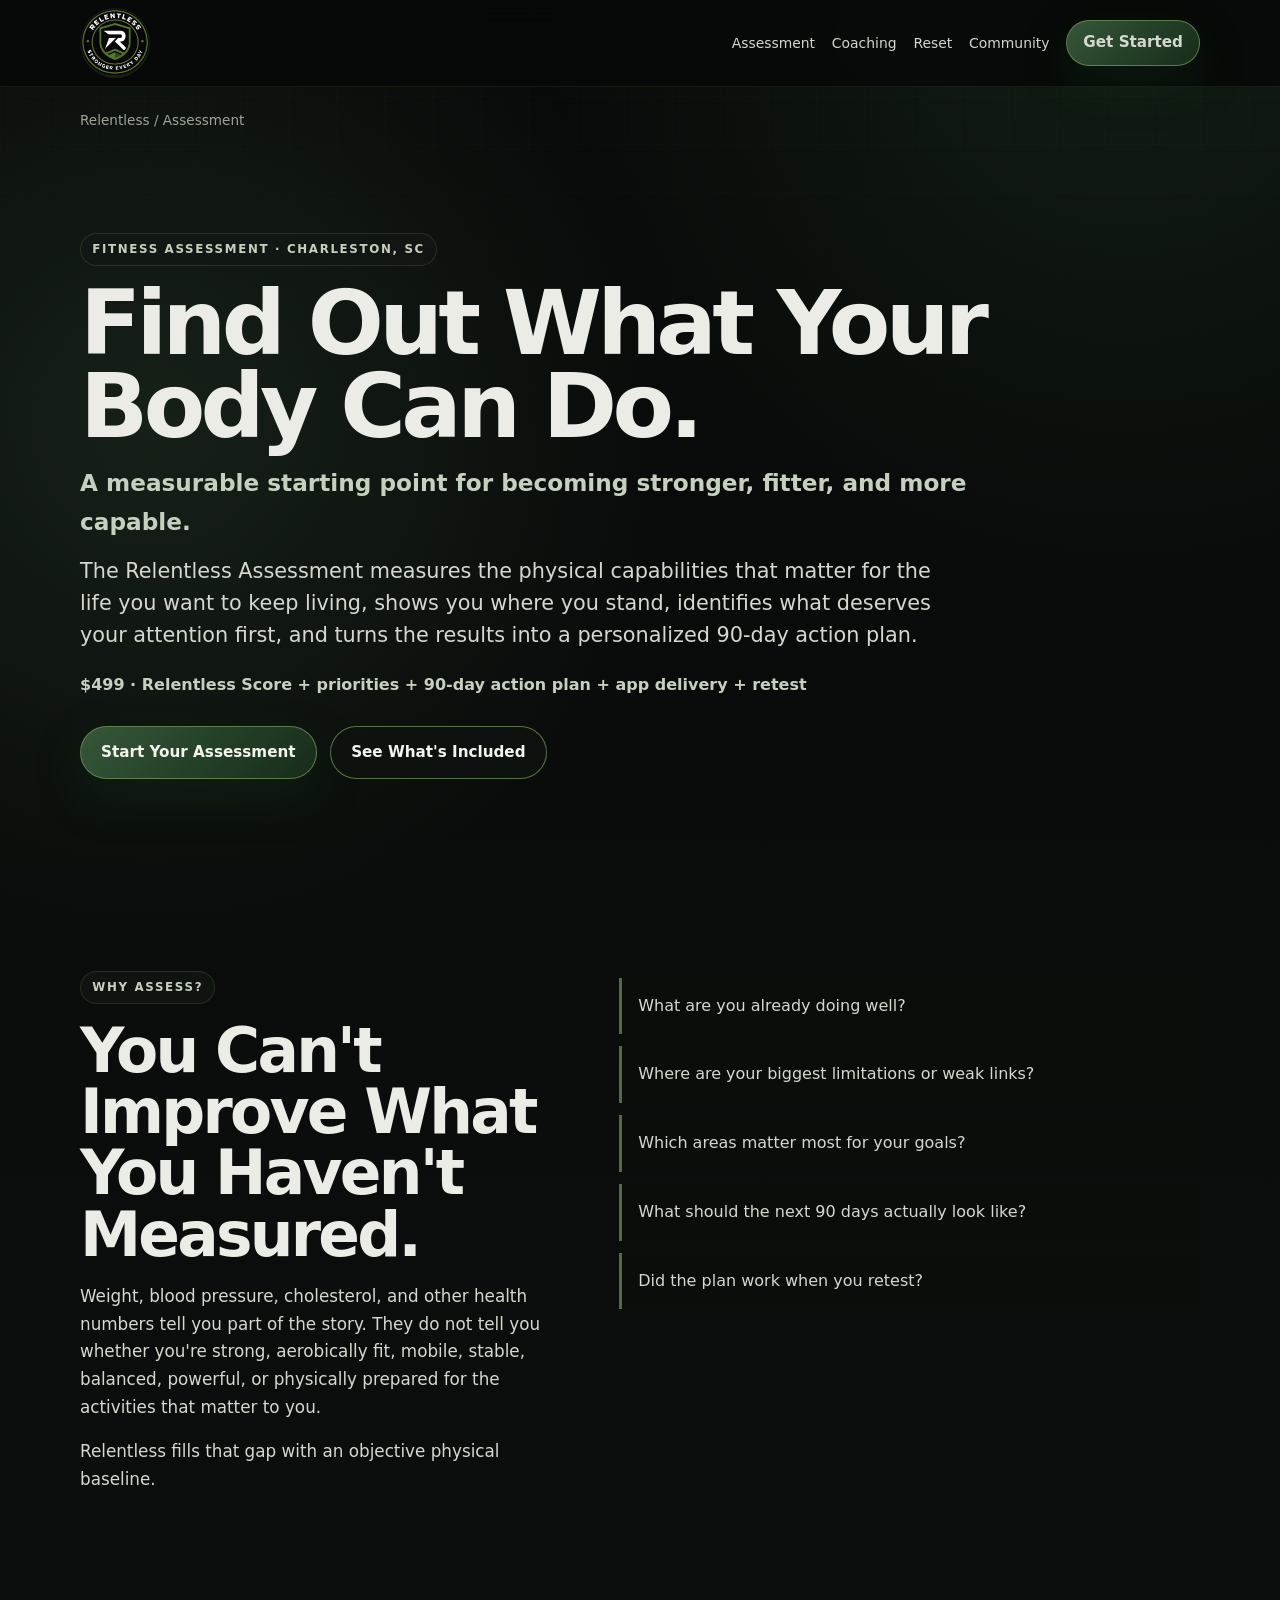
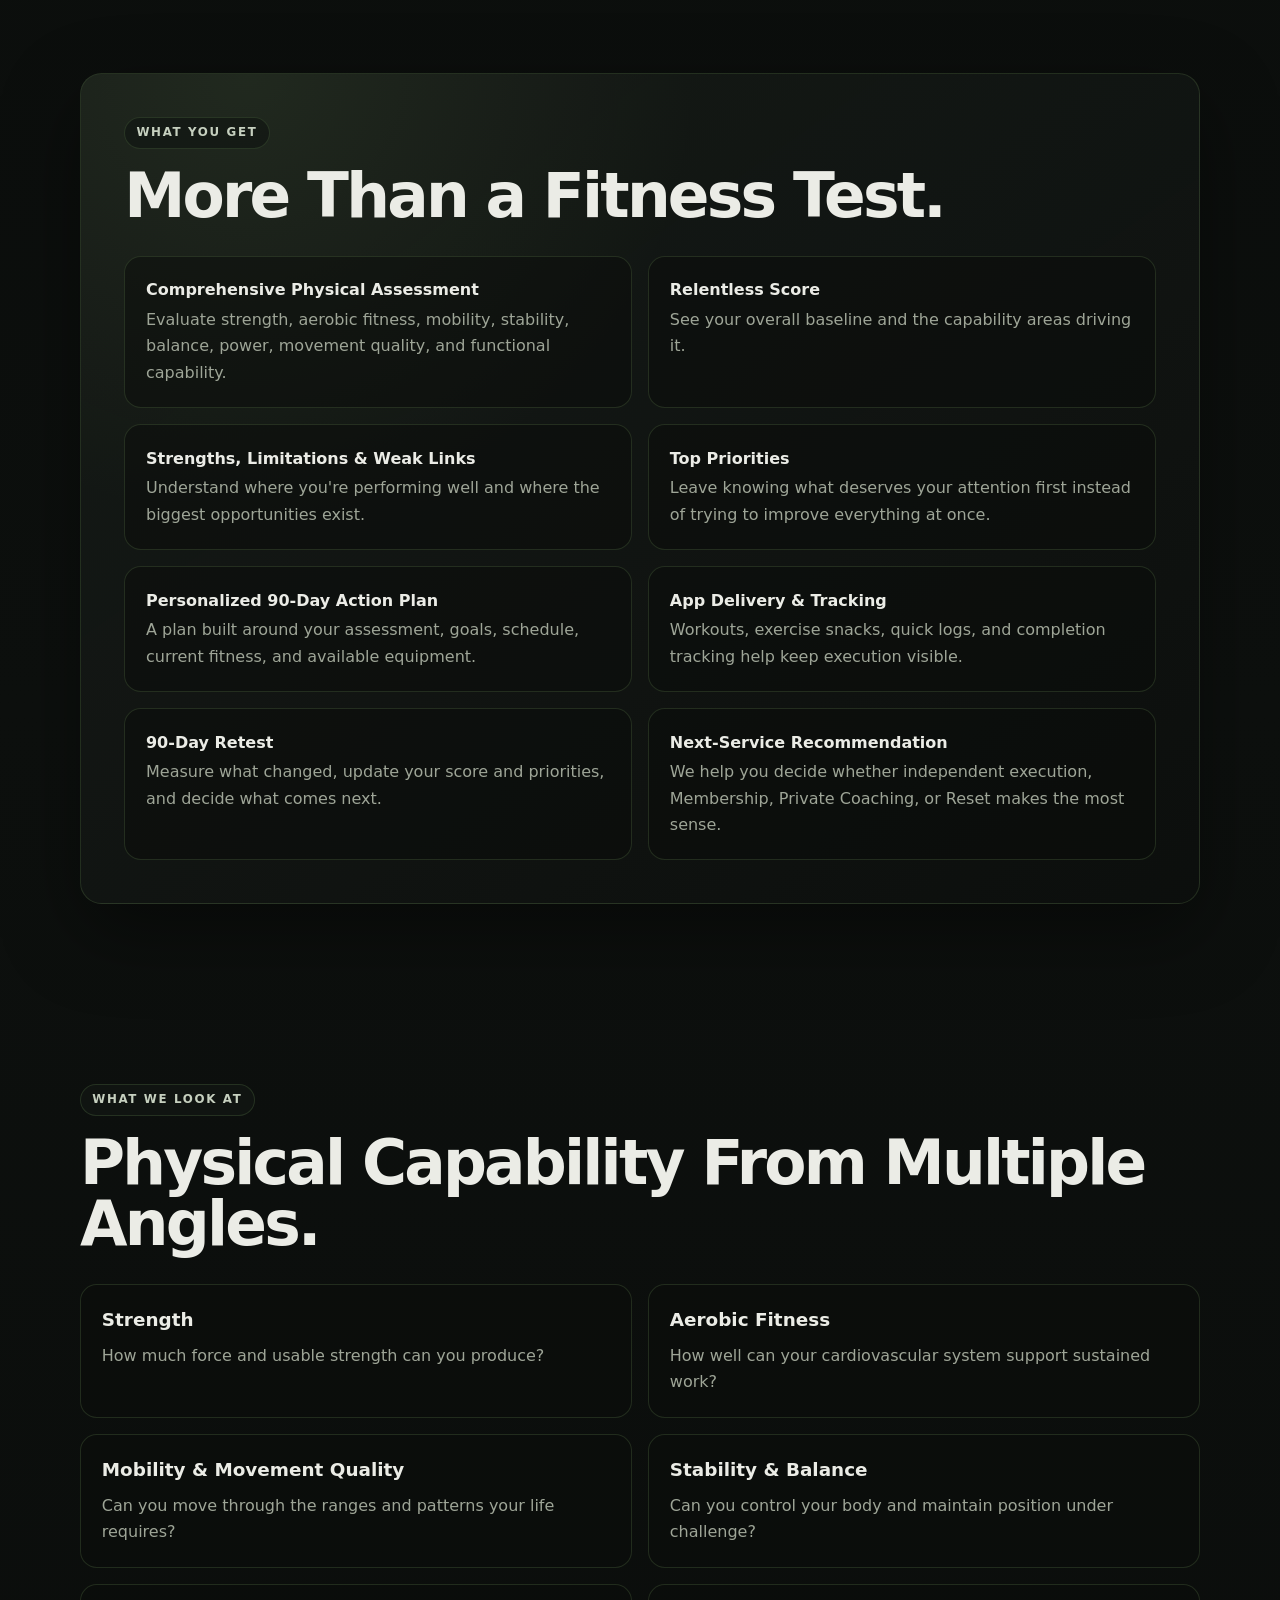
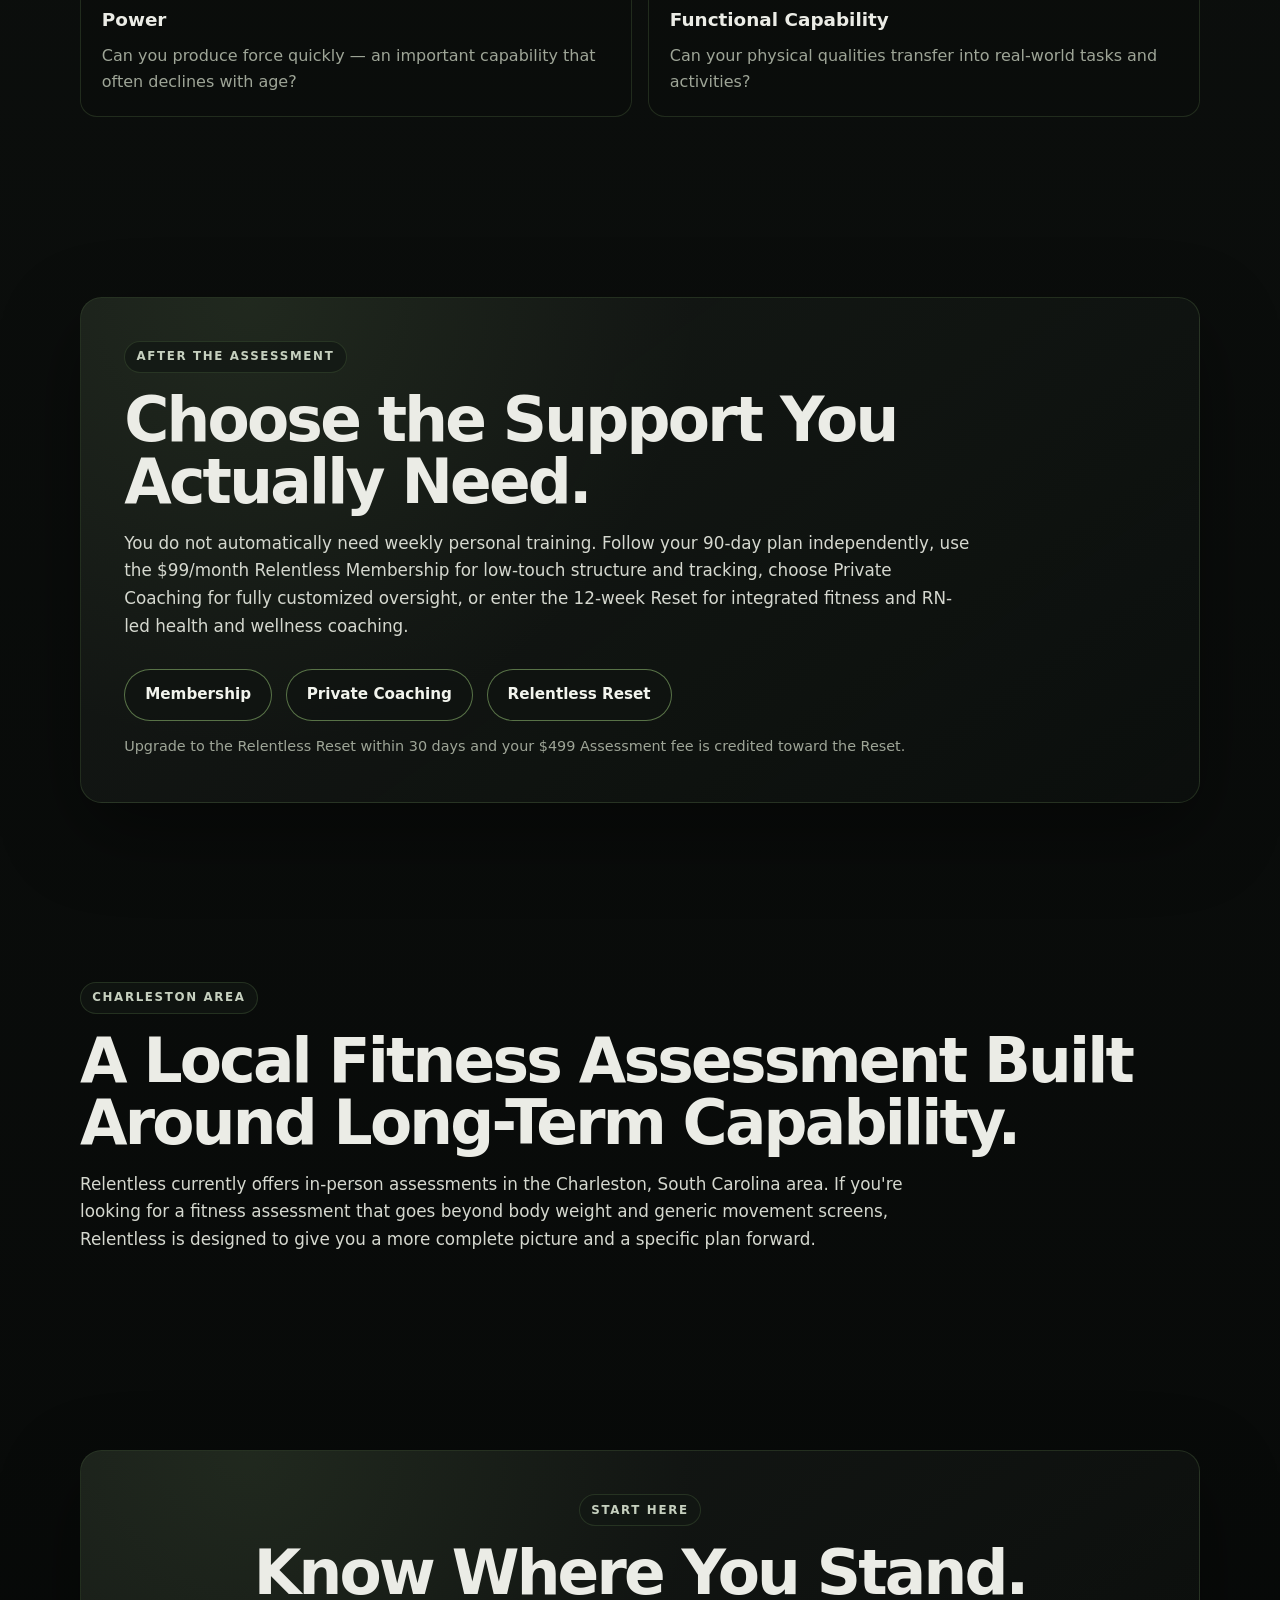
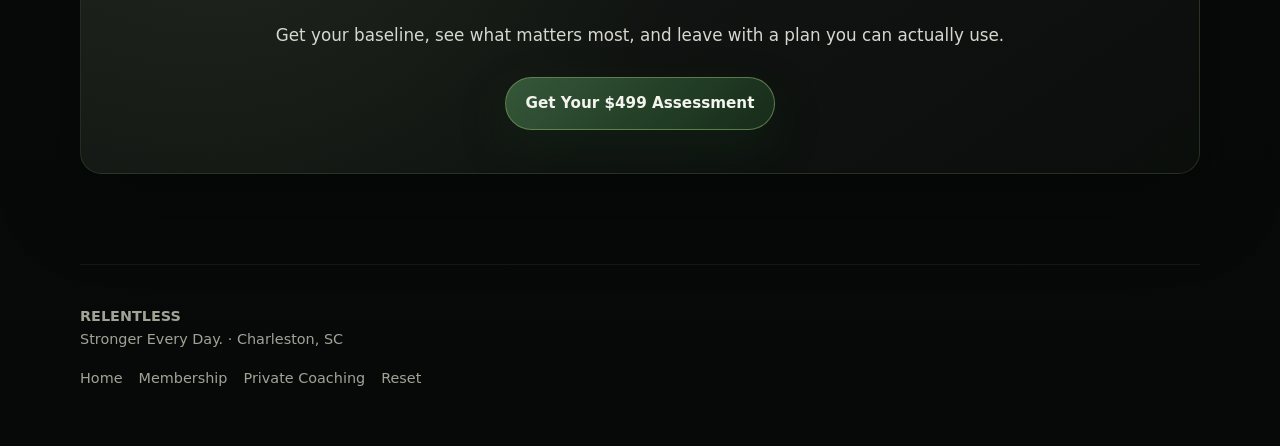
<file: assessment/index.html>
<!DOCTYPE html>
<html lang="en">
<head>
  <meta charset="UTF-8" /><meta name="viewport" content="width=device-width, initial-scale=1.0" />
  <title>Fitness Assessment Charleston SC | Relentless Assessment</title>
  <meta name="description" content="Get a comprehensive Charleston fitness and physical capability assessment with a Relentless Score, clear priorities, personalized 90-day action plan, app delivery, and retest." />
  <meta name="robots" content="index,follow,max-image-preview:large" />
  <link rel="canonical" href="https://relentlesslongevity.com/assessment/" /><link rel="stylesheet" href="/styles.css" /><link rel="icon" href="/relentless-logo.png" />
  <meta property="og:type" content="website" /><meta property="og:url" content="https://relentlesslongevity.com/assessment/" /><meta property="og:title" content="Relentless Assessment | Know Where You Stand" /><meta property="og:description" content="Measure your physical capability, identify your priorities, follow a 90-day plan, and retest." /><meta property="og:image" content="https://relentlesslongevity.com/relentless-logo.png" />
  <script type="application/ld+json">{"@context":"https://schema.org","@graph":[{"@type":"Service","@id":"https://relentlesslongevity.com/assessment/#service","name":"Relentless Fitness & Physical Capability Assessment","serviceType":"Fitness assessment","provider":{"@type":"Organization","name":"Relentless","url":"https://relentlesslongevity.com/"},"areaServed":"Charleston, South Carolina","url":"https://relentlesslongevity.com/assessment/","description":"A comprehensive physical capability assessment followed by a Relentless Score, clear priorities, personalized 90-day action plan, app delivery and retest.","offers":{"@type":"Offer","price":"499","priceCurrency":"USD","availability":"https://schema.org/InStock"}},{"@type":"BreadcrumbList","itemListElement":[{"@type":"ListItem","position":1,"name":"Relentless","item":"https://relentlesslongevity.com/"},{"@type":"ListItem","position":2,"name":"Assessment","item":"https://relentlesslongevity.com/assessment/"}]}]}</script>
</head>
<body>
<header><div class="nav container"><a href="/"><img class="brand-logo" src="/relentless-logo.png" alt="Relentless" width="70" height="70" /></a><nav class="nav-links"><a href="/assessment/">Assessment</a><a href="/coaching/">Coaching</a><a href="/reset/">Reset</a><a class="community-link" href="/community/">Community</a><a class="cta-button nav-cta" href="/#start">Get Started</a></nav></div></header>
<main>
  <div class="container breadcrumb"><a href="/">Relentless</a> / Assessment</div>
  <section class="hero container"><div class="hero-content"><span class="eyebrow">Fitness Assessment · Charleston, SC</span><h1>Find Out What Your Body Can Do.</h1><p class="hero-kicker">A measurable starting point for becoming stronger, fitter, and more capable.</p><p class="lead">The Relentless Assessment measures the physical capabilities that matter for the life you want to keep living, shows you where you stand, identifies what deserves your attention first, and turns the results into a personalized 90-day action plan.</p><p class="price-line">$499 · Relentless Score + priorities + 90-day action plan + app delivery + retest</p><div class="cta-row"><a class="cta-button" href="/#start">Start Your Assessment</a><a class="cta-button secondary" href="#included">See What's Included</a></div></div></section>

  <section class="container"><div class="problem-grid"><div><span class="eyebrow">Why Assess?</span><h2 class="section-title">You Can't Improve What You Haven't Measured.</h2><div class="section-copy"><p>Weight, blood pressure, cholesterol, and other health numbers tell you part of the story. They do not tell you whether you're strong, aerobically fit, mobile, stable, balanced, powerful, or physically prepared for the activities that matter to you.</p><p>Relentless fills that gap with an objective physical baseline.</p></div></div><div class="question-list"><div class="question">What are you already doing well?</div><div class="question">Where are your biggest limitations or weak links?</div><div class="question">Which areas matter most for your goals?</div><div class="question">What should the next 90 days actually look like?</div><div class="question">Did the plan work when you retest?</div></div></div></section>

  <section class="container" id="included"><div class="panel"><div class="panel-inner"><span class="eyebrow">What You Get</span><h2 class="section-title">More Than a Fitness Test.</h2><div class="cards"><article class="card"><strong>Comprehensive Physical Assessment</strong><p>Evaluate strength, aerobic fitness, mobility, stability, balance, power, movement quality, and functional capability.</p></article><article class="card"><strong>Relentless Score</strong><p>See your overall baseline and the capability areas driving it.</p></article><article class="card"><strong>Strengths, Limitations & Weak Links</strong><p>Understand where you're performing well and where the biggest opportunities exist.</p></article><article class="card"><strong>Top Priorities</strong><p>Leave knowing what deserves your attention first instead of trying to improve everything at once.</p></article><article class="card"><strong>Personalized 90-Day Action Plan</strong><p>A plan built around your assessment, goals, schedule, current fitness, and available equipment.</p></article><article class="card"><strong>App Delivery & Tracking</strong><p>Workouts, exercise snacks, quick logs, and completion tracking help keep execution visible.</p></article><article class="card"><strong>90-Day Retest</strong><p>Measure what changed, update your score and priorities, and decide what comes next.</p></article><article class="card"><strong>Next-Service Recommendation</strong><p>We help you decide whether independent execution, Membership, Private Coaching, or Reset makes the most sense.</p></article></div></div></div></section>

  <section class="container"><span class="eyebrow">What We Look At</span><h2 class="section-title">Physical Capability From Multiple Angles.</h2><div class="cards"><article class="mini-card"><h3>Strength</h3><p>How much force and usable strength can you produce?</p></article><article class="mini-card"><h3>Aerobic Fitness</h3><p>How well can your cardiovascular system support sustained work?</p></article><article class="mini-card"><h3>Mobility & Movement Quality</h3><p>Can you move through the ranges and patterns your life requires?</p></article><article class="mini-card"><h3>Stability & Balance</h3><p>Can you control your body and maintain position under challenge?</p></article><article class="mini-card"><h3>Power</h3><p>Can you produce force quickly — an important capability that often declines with age?</p></article><article class="mini-card"><h3>Functional Capability</h3><p>Can your physical qualities transfer into real-world tasks and activities?</p></article></div></section>

  <section class="container"><div class="panel"><div class="panel-inner"><span class="eyebrow">After the Assessment</span><h2 class="section-title">Choose the Support You Actually Need.</h2><p class="section-copy">You do not automatically need weekly personal training. Follow your 90-day plan independently, use the $99/month Relentless Membership for low-touch structure and tracking, choose Private Coaching for fully customized oversight, or enter the 12-week Reset for integrated fitness and RN-led health and wellness coaching.</p><div class="cta-row"><a class="cta-button secondary" href="/membership/">Membership</a><a class="cta-button secondary" href="/coaching/">Private Coaching</a><a class="cta-button secondary" href="/reset/">Relentless Reset</a></div><p class="microcopy">Upgrade to the Relentless Reset within 30 days and your $499 Assessment fee is credited toward the Reset.</p></div></div></section>

  <section class="container"><span class="eyebrow">Charleston Area</span><h2 class="section-title">A Local Fitness Assessment Built Around Long-Term Capability.</h2><p class="section-copy">Relentless currently offers in-person assessments in the Charleston, South Carolina area. If you're looking for a fitness assessment that goes beyond body weight and generic movement screens, Relentless is designed to give you a more complete picture and a specific plan forward.</p></section>

  <section class="final-cta container"><div class="panel"><div class="panel-inner"><span class="eyebrow">Start Here</span><h2 class="section-title">Know Where You Stand.</h2><p class="section-copy">Get your baseline, see what matters most, and leave with a plan you can actually use.</p><div class="cta-row"><a class="cta-button" href="/#start">Get Your $499 Assessment</a></div></div></div></section>
</main>
<footer class="container"><p><strong>RELENTLESS</strong><br />Stronger Every Day. · Charleston, SC</p><div class="footer-links"><a href="/">Home</a><a href="/membership/">Membership</a><a href="/coaching/">Private Coaching</a><a href="/reset/">Reset</a></div></footer>
</body></html>
</file>
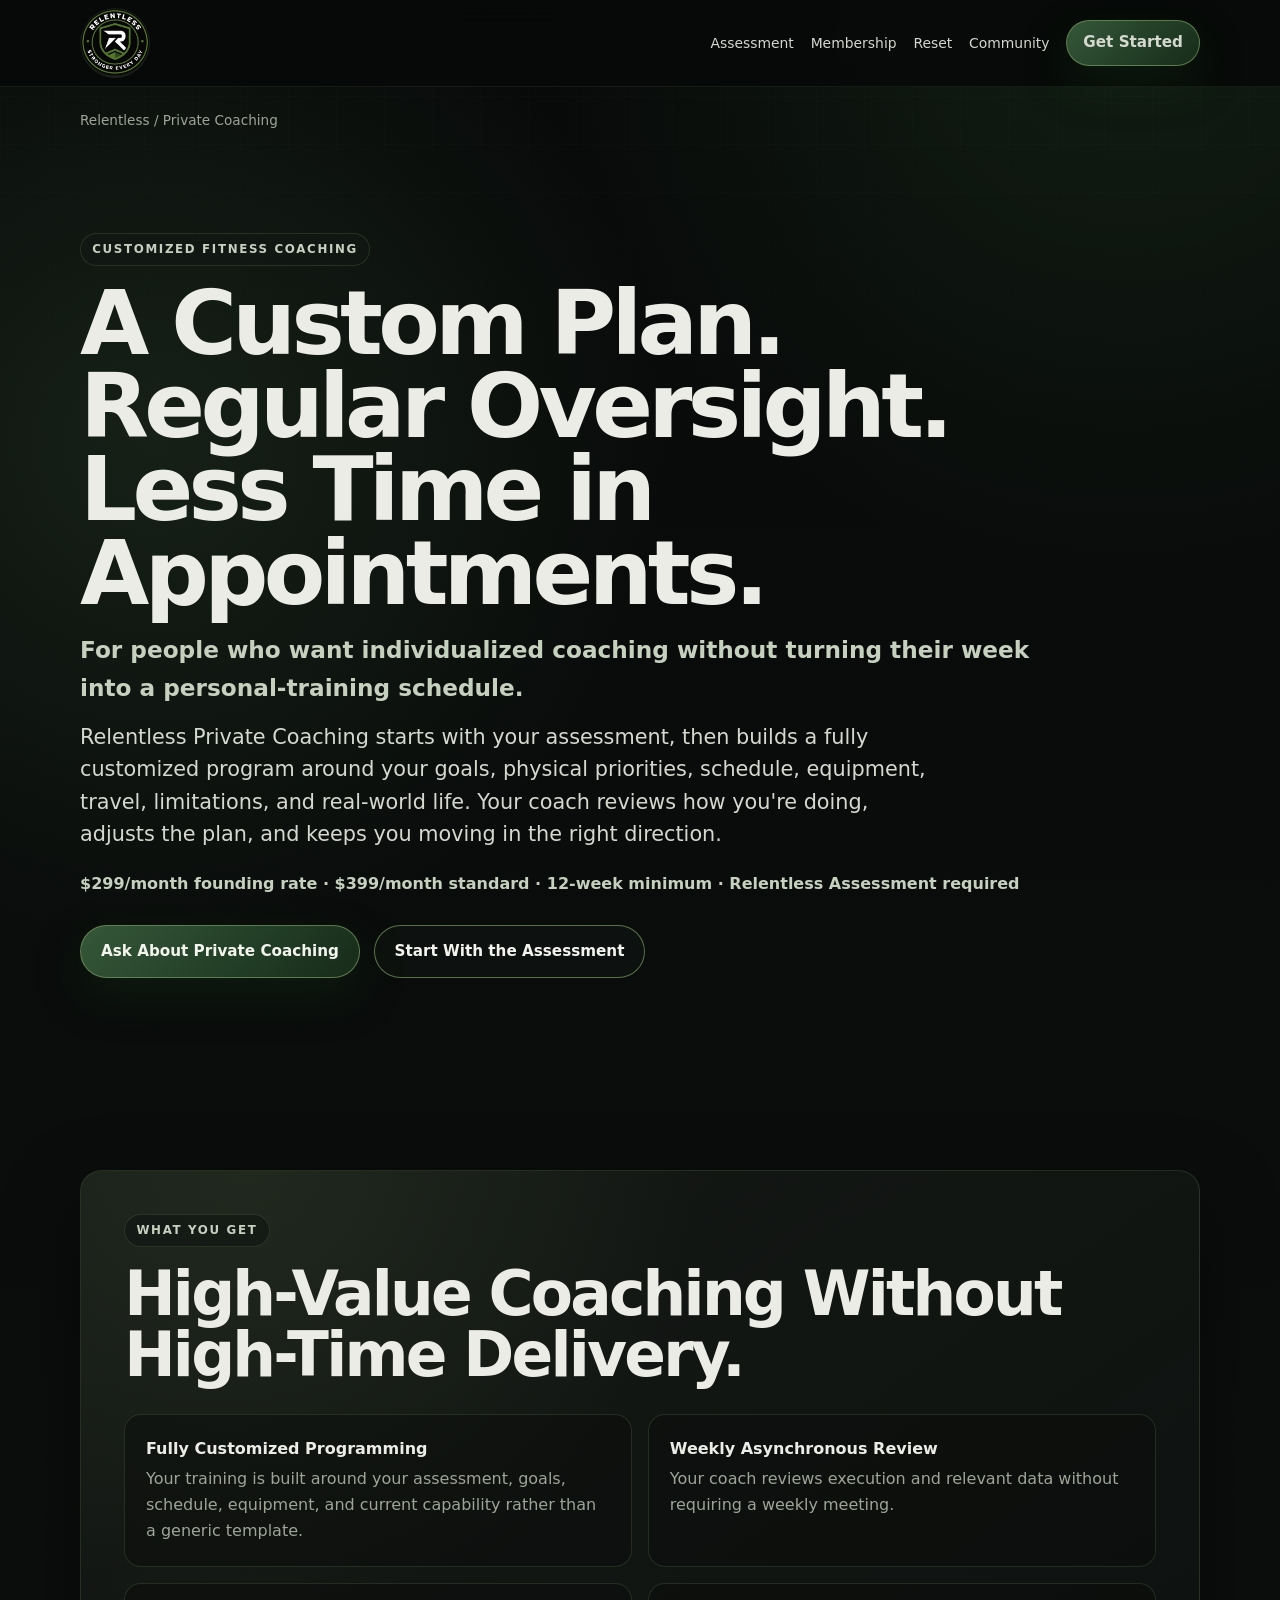
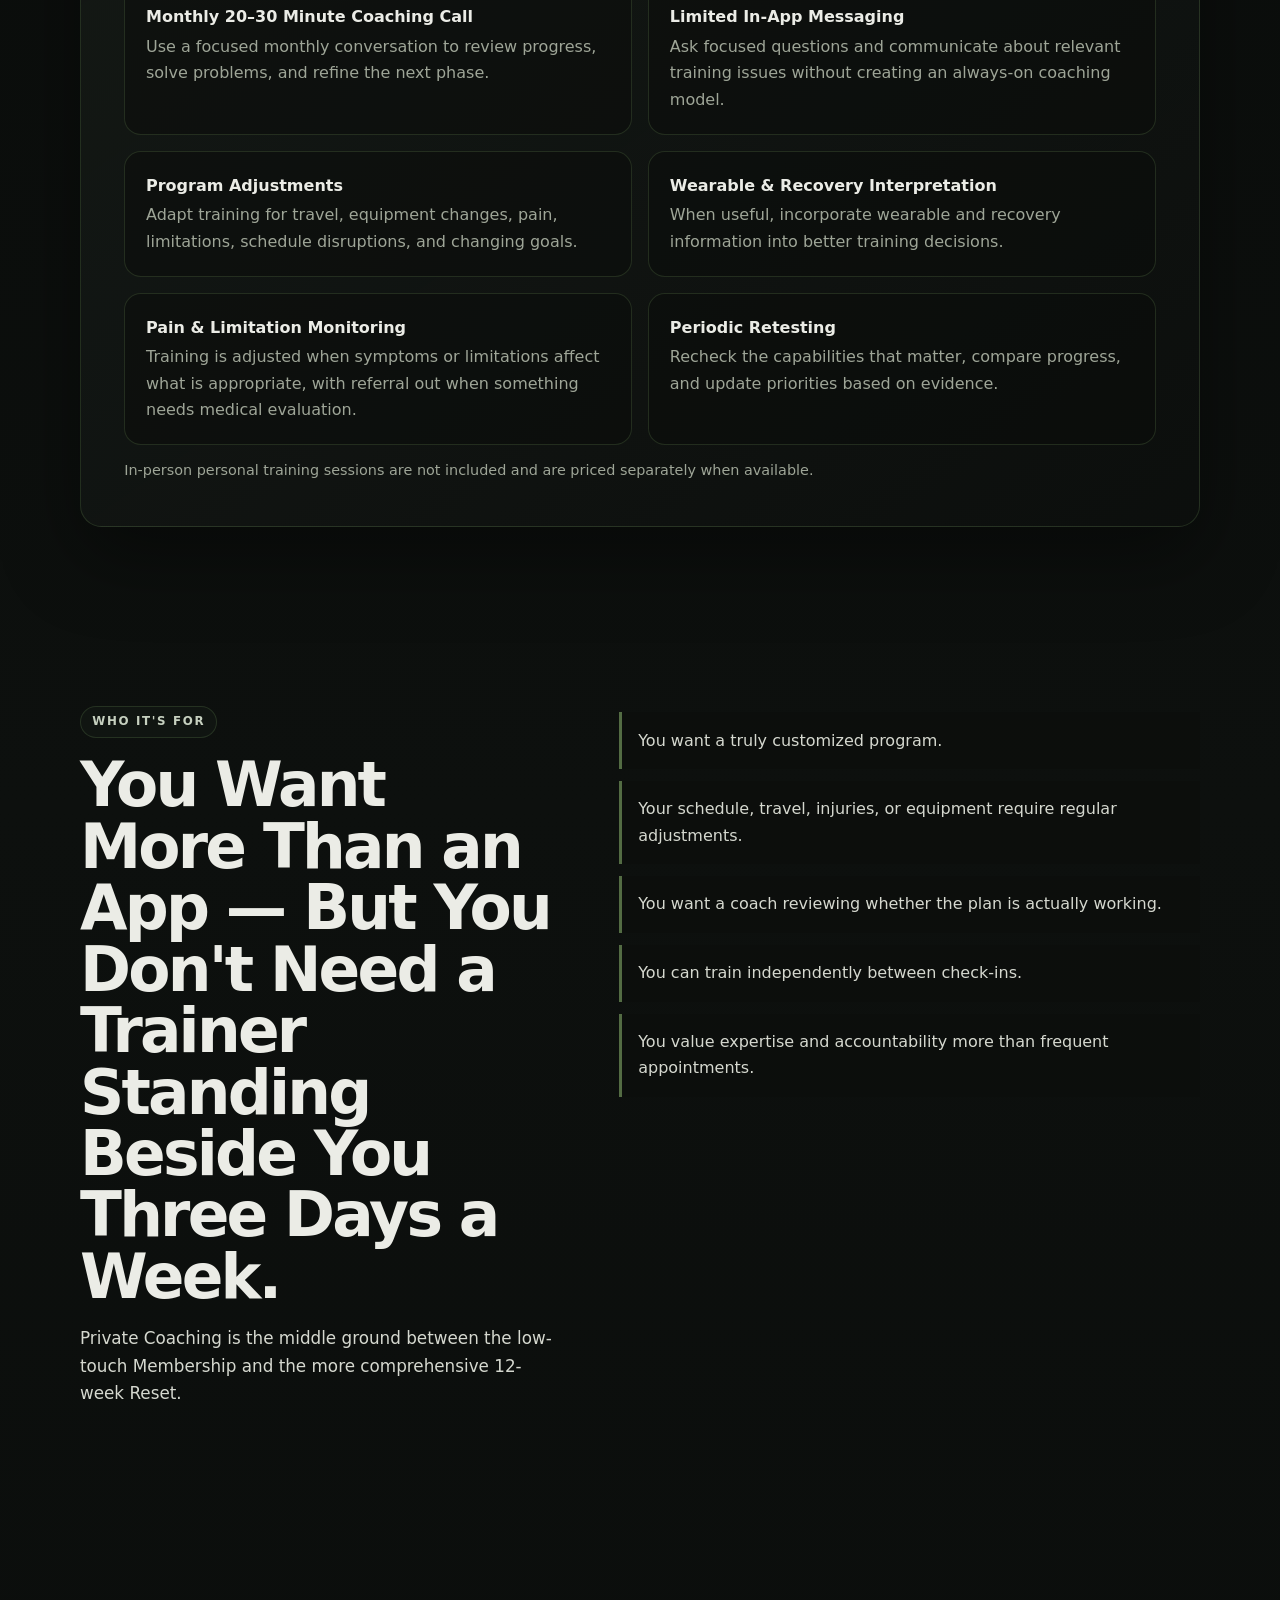
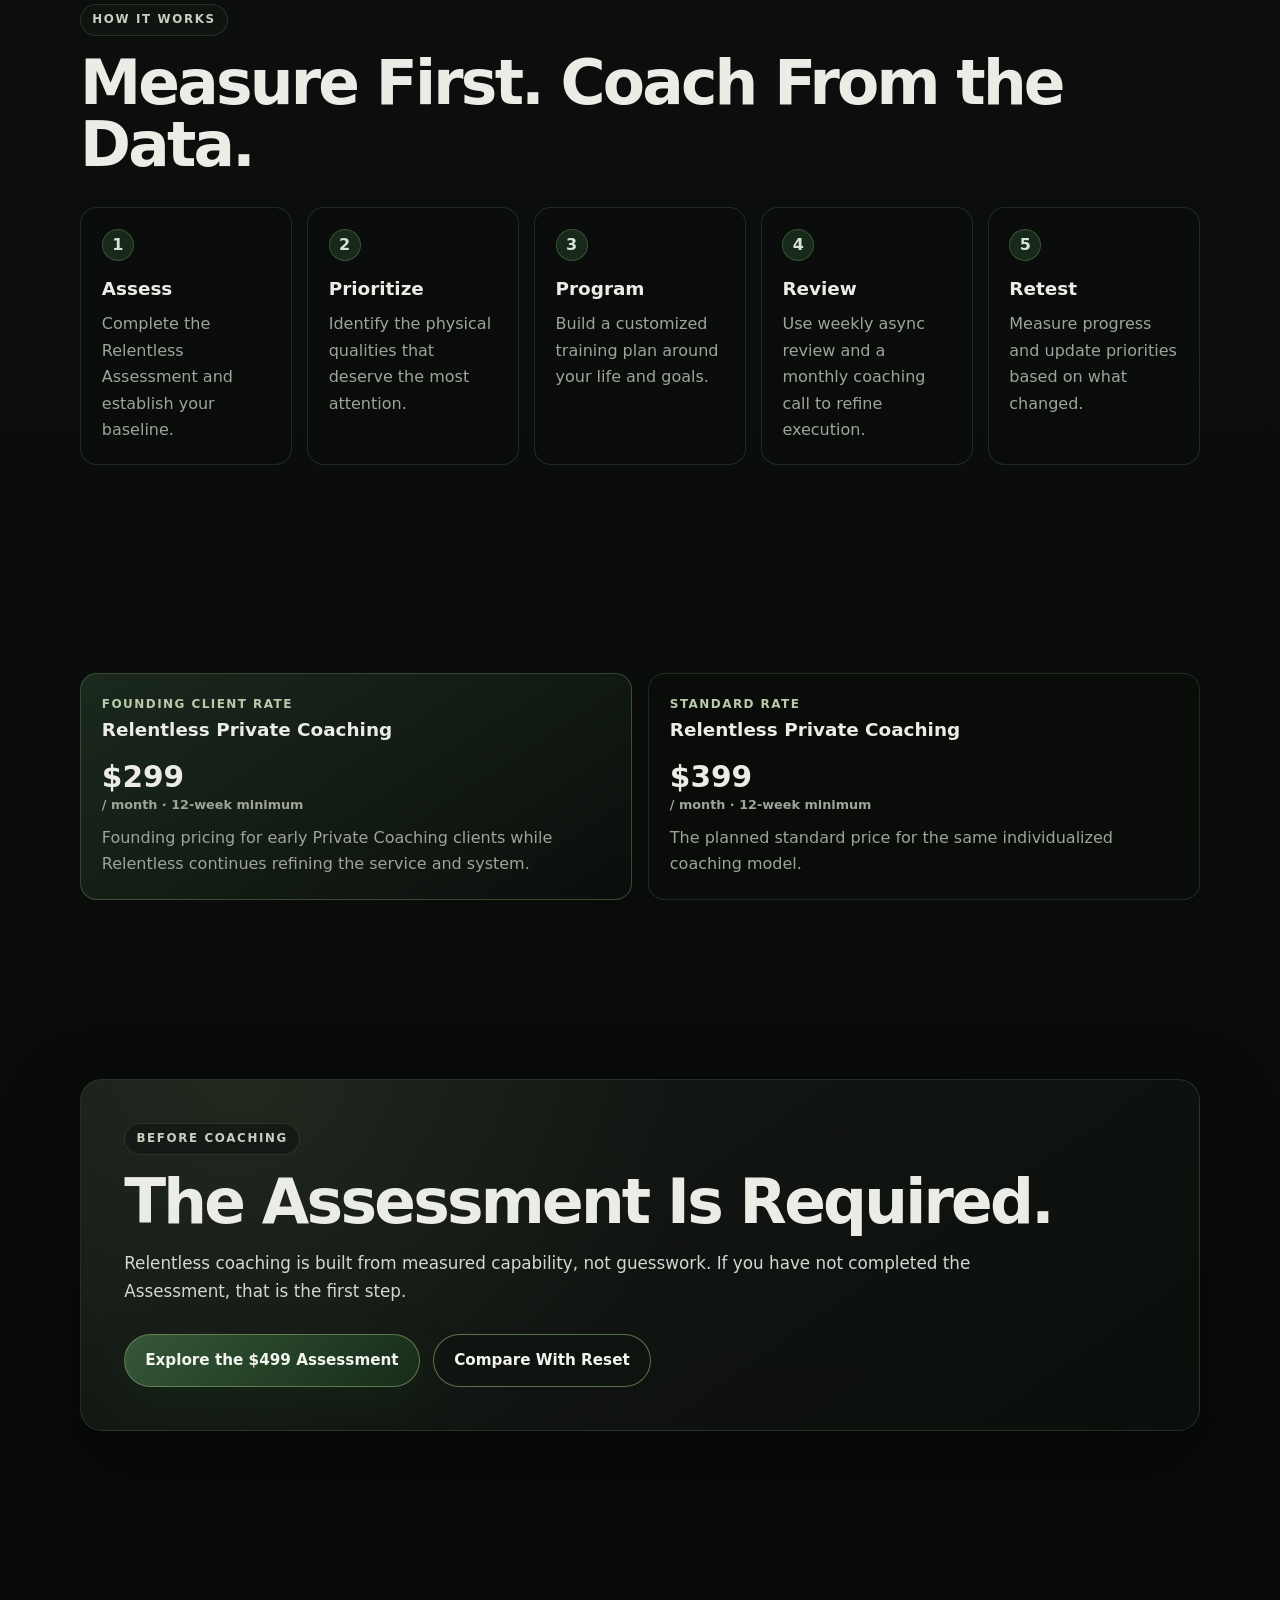
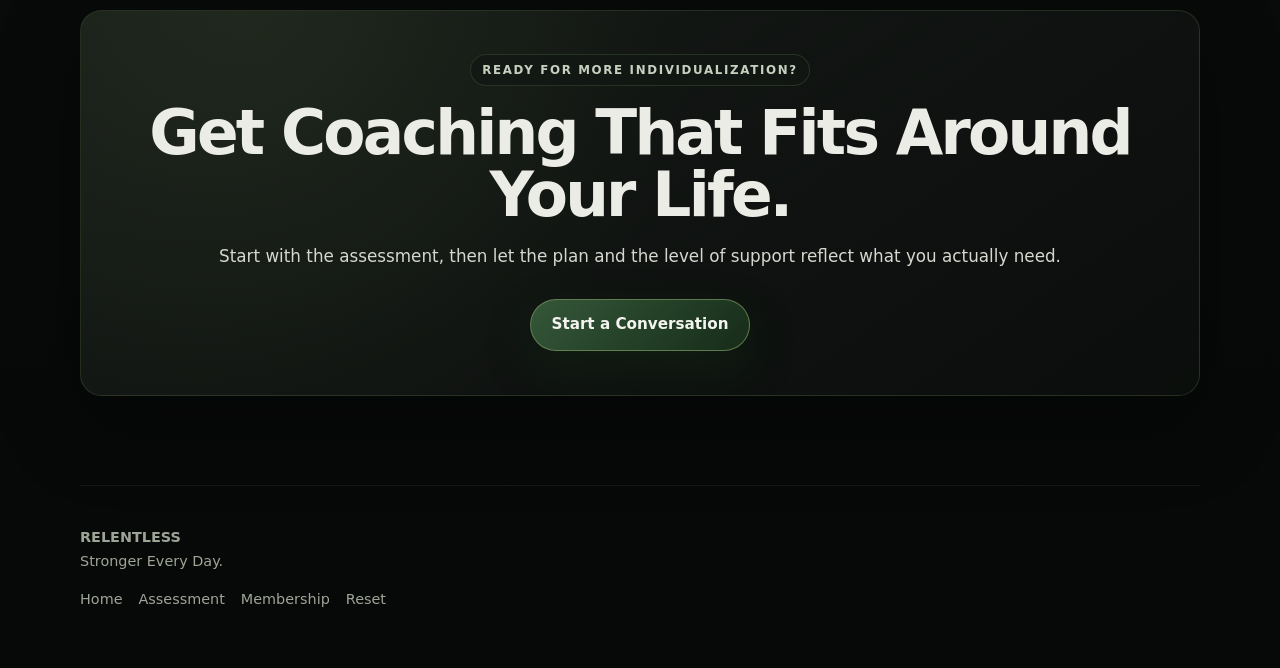
<file: coaching/index.html>
<!DOCTYPE html>
<html lang="en">
<head>
  <meta charset="UTF-8" /><meta name="viewport" content="width=device-width, initial-scale=1.0" />
  <title>Online Fitness Coaching Charleston | Relentless Private Coaching</title>
  <meta name="description" content="Relentless Private Coaching provides fully customized fitness programming, weekly coach review, monthly coaching calls, app support, adjustments, and periodic retesting after your assessment." />
  <meta name="robots" content="index,follow,max-image-preview:large" /><link rel="canonical" href="https://relentlesslongevity.com/coaching/" /><link rel="stylesheet" href="/styles.css" /><link rel="icon" href="/relentless-logo.png" />
  <meta property="og:type" content="website" /><meta property="og:url" content="https://relentlesslongevity.com/coaching/" /><meta property="og:title" content="Relentless Private Coaching | Customized Without Constant Appointments" /><meta property="og:description" content="Fully customized programming and regular coach oversight without buying recurring in-person training sessions." /><meta property="og:image" content="https://relentlesslongevity.com/relentless-logo.png" />
  <script type="application/ld+json">{"@context":"https://schema.org","@graph":[{"@type":"Service","name":"Relentless Private Coaching","serviceType":"Online and hybrid fitness coaching","provider":{"@type":"Organization","name":"Relentless","url":"https://relentlesslongevity.com/"},"areaServed":"Charleston, South Carolina","url":"https://relentlesslongevity.com/coaching/","description":"Customized fitness programming with weekly asynchronous coach review, monthly coaching call, limited messaging, program adjustments and periodic retesting after a Relentless Assessment.","offers":[{"@type":"Offer","name":"Founding Rate","price":"299","priceCurrency":"USD","description":"Monthly founding rate; 12-week minimum"},{"@type":"Offer","name":"Standard Rate","price":"399","priceCurrency":"USD","description":"Monthly standard rate; 12-week minimum"}]},{"@type":"BreadcrumbList","itemListElement":[{"@type":"ListItem","position":1,"name":"Relentless","item":"https://relentlesslongevity.com/"},{"@type":"ListItem","position":2,"name":"Private Coaching","item":"https://relentlesslongevity.com/coaching/"}]}]}</script>
</head>
<body>
<header><div class="nav container"><a href="/"><img class="brand-logo" src="/relentless-logo.png" alt="Relentless" width="70" height="70" /></a><nav class="nav-links"><a href="/assessment/">Assessment</a><a href="/membership/">Membership</a><a href="/reset/">Reset</a><a class="community-link" href="/community/">Community</a><a class="cta-button nav-cta" href="/#start">Get Started</a></nav></div></header>
<main>
  <div class="container breadcrumb"><a href="/">Relentless</a> / Private Coaching</div>
  <section class="hero container"><div class="hero-content"><span class="eyebrow">Customized Fitness Coaching</span><h1>A Custom Plan. Regular Oversight. Less Time in Appointments.</h1><p class="hero-kicker">For people who want individualized coaching without turning their week into a personal-training schedule.</p><p class="lead">Relentless Private Coaching starts with your assessment, then builds a fully customized program around your goals, physical priorities, schedule, equipment, travel, limitations, and real-world life. Your coach reviews how you're doing, adjusts the plan, and keeps you moving in the right direction.</p><p class="price-line">$299/month founding rate · $399/month standard · 12-week minimum · Relentless Assessment required</p><div class="cta-row"><a class="cta-button" href="/#start">Ask About Private Coaching</a><a class="cta-button secondary" href="/assessment/">Start With the Assessment</a></div></div></section>

  <section class="container"><div class="panel"><div class="panel-inner"><span class="eyebrow">What You Get</span><h2 class="section-title">High-Value Coaching Without High-Time Delivery.</h2><div class="cards"><article class="card"><strong>Fully Customized Programming</strong><p>Your training is built around your assessment, goals, schedule, equipment, and current capability rather than a generic template.</p></article><article class="card"><strong>Weekly Asynchronous Review</strong><p>Your coach reviews execution and relevant data without requiring a weekly meeting.</p></article><article class="card"><strong>Monthly 20–30 Minute Coaching Call</strong><p>Use a focused monthly conversation to review progress, solve problems, and refine the next phase.</p></article><article class="card"><strong>Limited In-App Messaging</strong><p>Ask focused questions and communicate about relevant training issues without creating an always-on coaching model.</p></article><article class="card"><strong>Program Adjustments</strong><p>Adapt training for travel, equipment changes, pain, limitations, schedule disruptions, and changing goals.</p></article><article class="card"><strong>Wearable & Recovery Interpretation</strong><p>When useful, incorporate wearable and recovery information into better training decisions.</p></article><article class="card"><strong>Pain & Limitation Monitoring</strong><p>Training is adjusted when symptoms or limitations affect what is appropriate, with referral out when something needs medical evaluation.</p></article><article class="card"><strong>Periodic Retesting</strong><p>Recheck the capabilities that matter, compare progress, and update priorities based on evidence.</p></article></div><p class="microcopy">In-person personal training sessions are not included and are priced separately when available.</p></div></div></section>

  <section class="container"><div class="problem-grid"><div><span class="eyebrow">Who It's For</span><h2 class="section-title">You Want More Than an App — But You Don't Need a Trainer Standing Beside You Three Days a Week.</h2><p class="section-copy">Private Coaching is the middle ground between the low-touch Membership and the more comprehensive 12-week Reset.</p></div><div class="question-list"><div class="question">You want a truly customized program.</div><div class="question">Your schedule, travel, injuries, or equipment require regular adjustments.</div><div class="question">You want a coach reviewing whether the plan is actually working.</div><div class="question">You can train independently between check-ins.</div><div class="question">You value expertise and accountability more than frequent appointments.</div></div></div></section>

  <section class="container"><span class="eyebrow">How It Works</span><h2 class="section-title">Measure First. Coach From the Data.</h2><div class="steps"><article class="step"><div class="step-number">1</div><h3>Assess</h3><p>Complete the Relentless Assessment and establish your baseline.</p></article><article class="step"><div class="step-number">2</div><h3>Prioritize</h3><p>Identify the physical qualities that deserve the most attention.</p></article><article class="step"><div class="step-number">3</div><h3>Program</h3><p>Build a customized training plan around your life and goals.</p></article><article class="step"><div class="step-number">4</div><h3>Review</h3><p>Use weekly async review and a monthly coaching call to refine execution.</p></article><article class="step"><div class="step-number">5</div><h3>Retest</h3><p>Measure progress and update priorities based on what changed.</p></article></div></section>

  <section class="container"><div class="offer-grid"><article class="offer-card primary"><div class="offer-label">Founding Client Rate</div><h3>Relentless Private Coaching</h3><div class="offer-price">$299 <small>/ month · 12-week minimum</small></div><p>Founding pricing for early Private Coaching clients while Relentless continues refining the service and system.</p></article><article class="offer-card"><div class="offer-label">Standard Rate</div><h3>Relentless Private Coaching</h3><div class="offer-price">$399 <small>/ month · 12-week minimum</small></div><p>The planned standard price for the same individualized coaching model.</p></article></div></section>

  <section class="container"><div class="panel"><div class="panel-inner"><span class="eyebrow">Before Coaching</span><h2 class="section-title">The Assessment Is Required.</h2><p class="section-copy">Relentless coaching is built from measured capability, not guesswork. If you have not completed the Assessment, that is the first step.</p><div class="cta-row"><a class="cta-button" href="/assessment/">Explore the $499 Assessment</a><a class="cta-button secondary" href="/reset/">Compare With Reset</a></div></div></div></section>

  <section class="final-cta container"><div class="panel"><div class="panel-inner"><span class="eyebrow">Ready for More Individualization?</span><h2 class="section-title">Get Coaching That Fits Around Your Life.</h2><p class="section-copy">Start with the assessment, then let the plan and the level of support reflect what you actually need.</p><div class="cta-row"><a class="cta-button" href="/#start">Start a Conversation</a></div></div></div></section>
</main>
<footer class="container"><p><strong>RELENTLESS</strong><br />Stronger Every Day.</p><div class="footer-links"><a href="/">Home</a><a href="/assessment/">Assessment</a><a href="/membership/">Membership</a><a href="/reset/">Reset</a></div></footer>
</body></html>
</file>
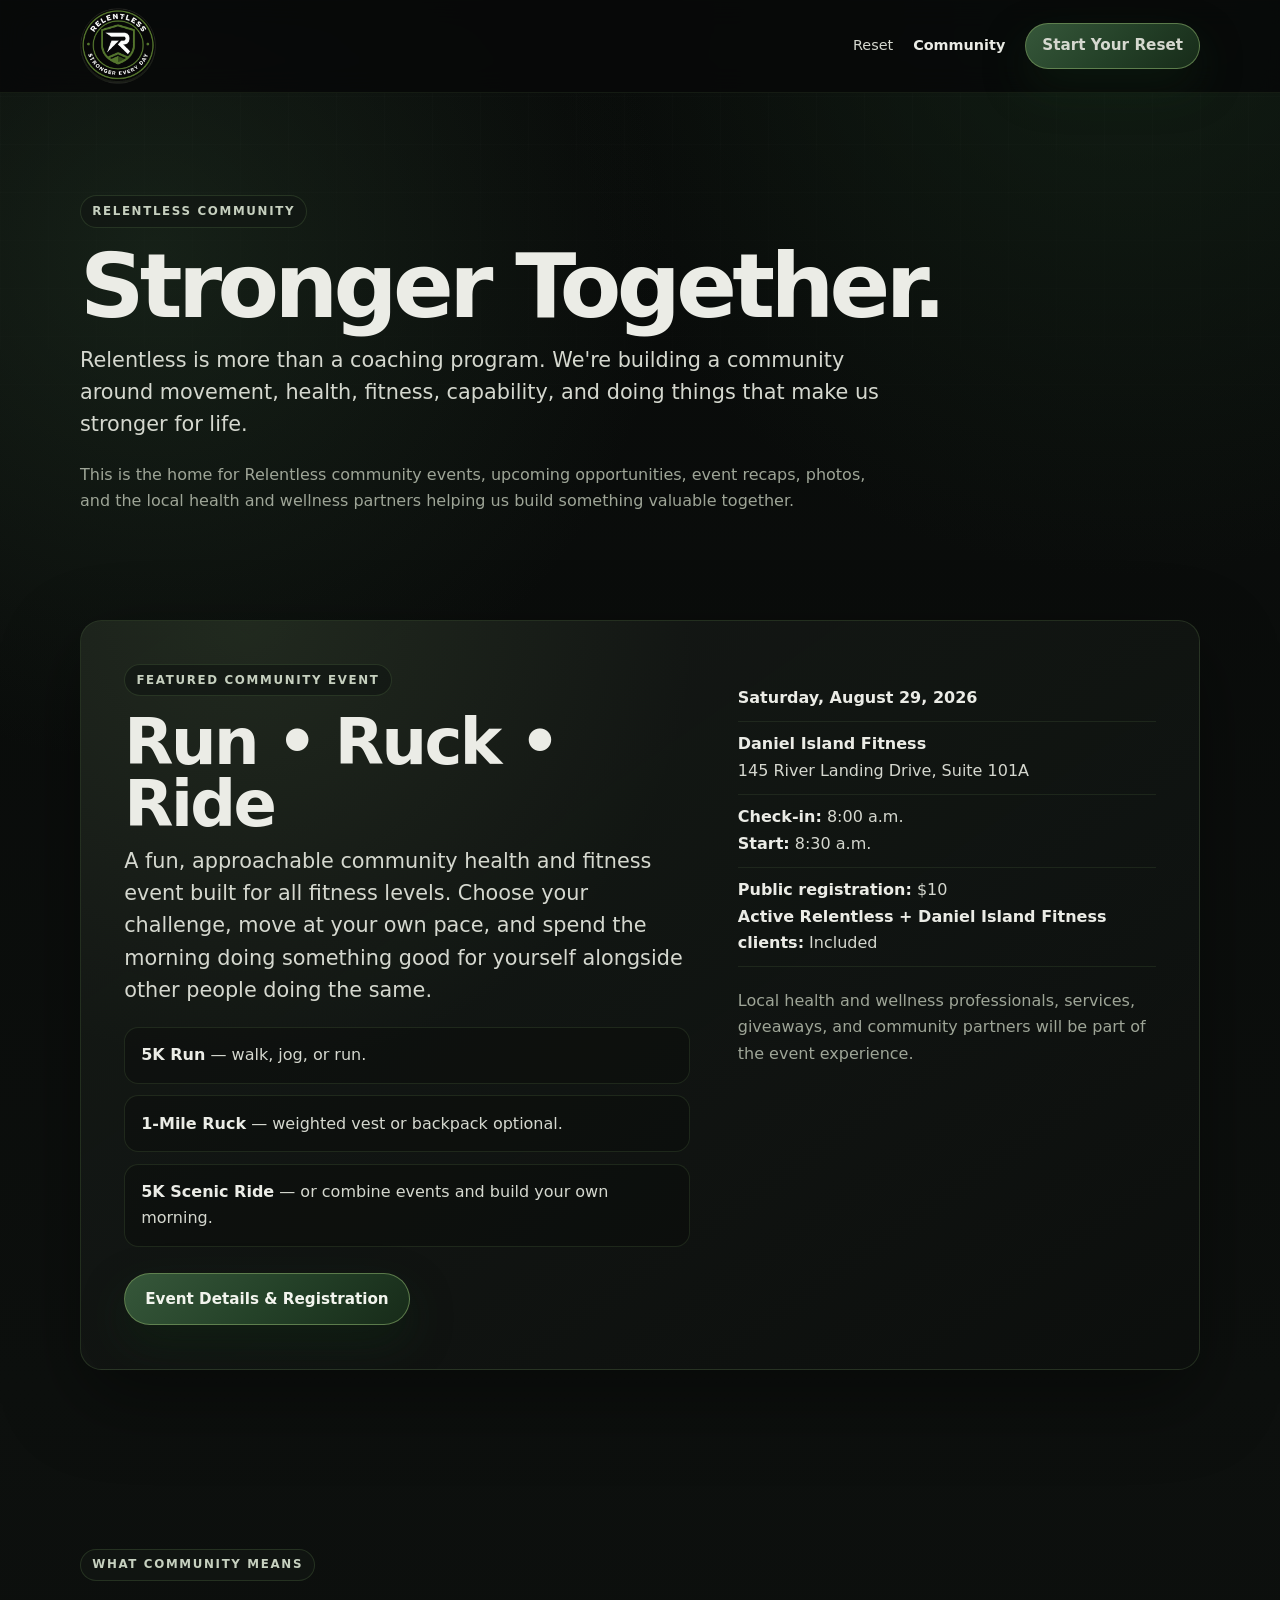
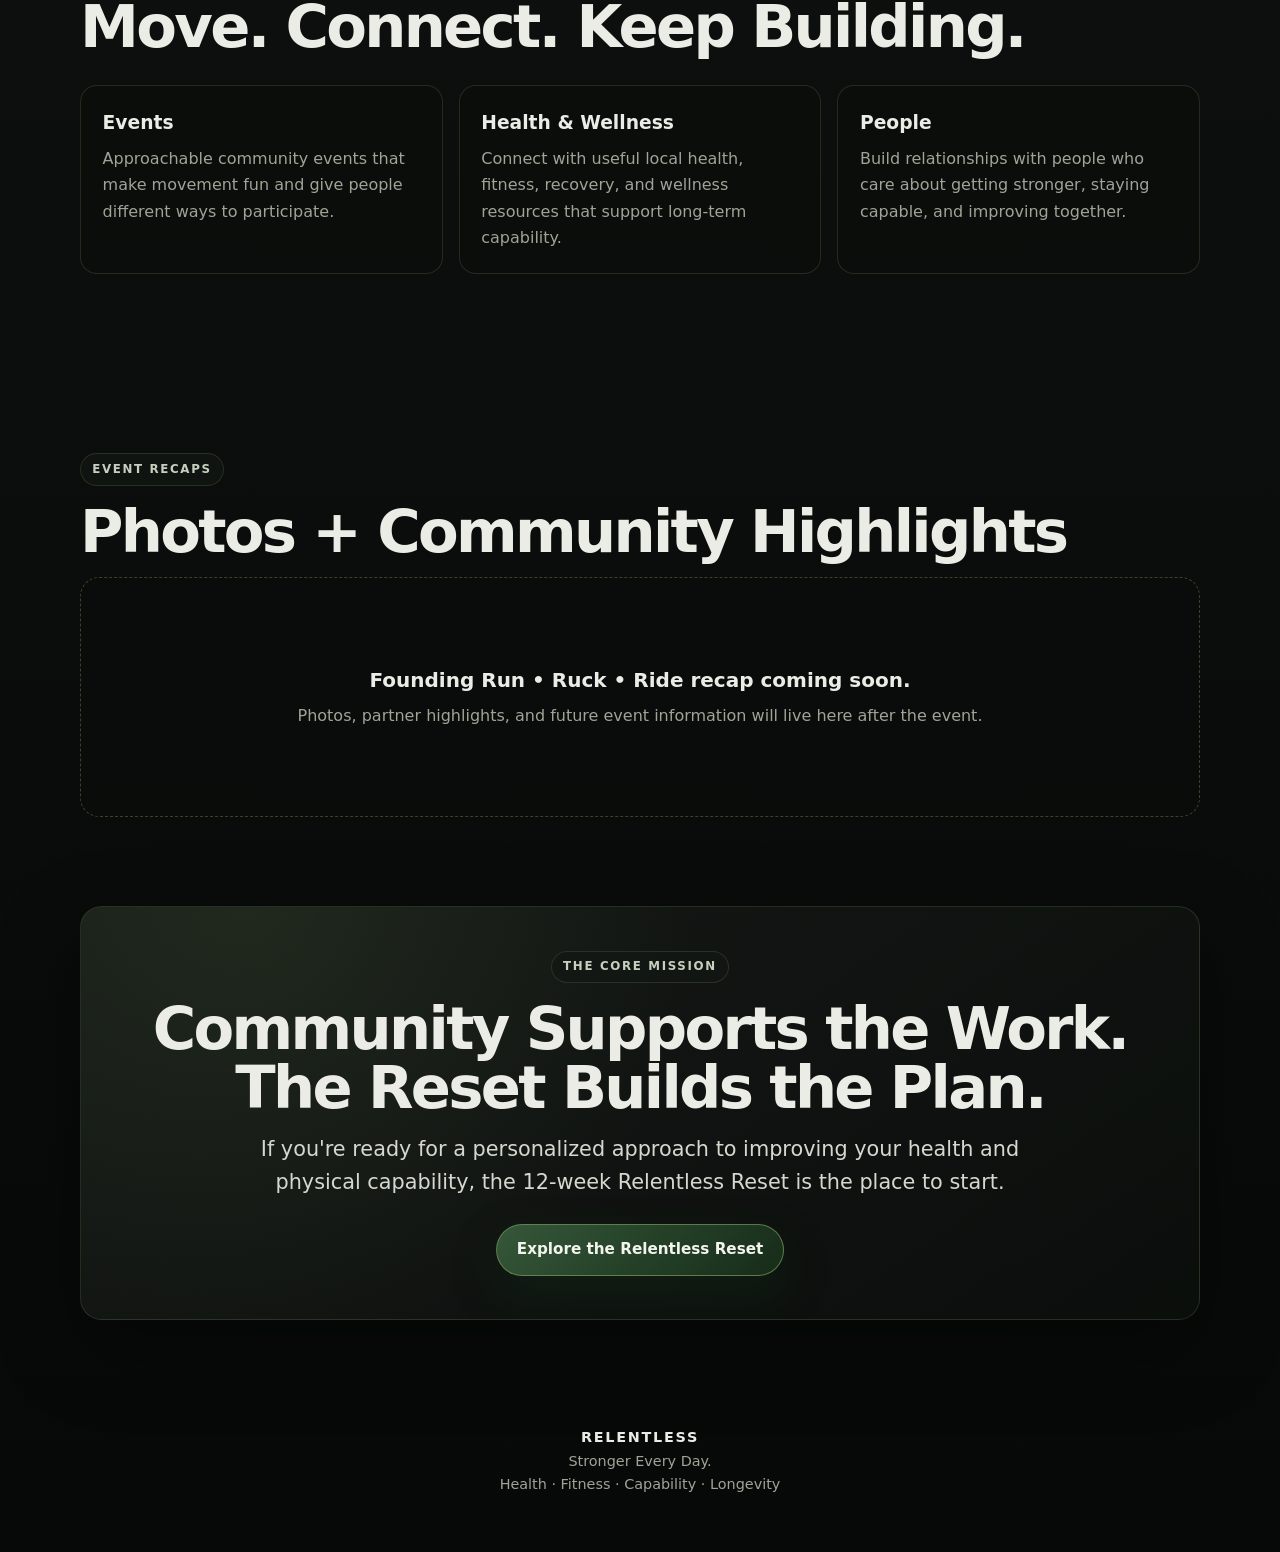
<file: community/index.html>
<!DOCTYPE html>
<html lang="en">
<head>
  <meta charset="UTF-8" />
  <meta name="viewport" content="width=device-width, initial-scale=1.0" />
  <title>Community | Relentless</title>
  <meta name="description" content="Relentless community events bring people together around movement, health, fitness, capability, and stronger living. Explore Run Ruck Ride event details, future events, photos, and recaps." />
  <link rel="icon" type="image/png" href="../relentless-logo.png" />
  <link rel="apple-touch-icon" href="../relentless-logo.png" />
  <link rel="canonical" href="https://relentlesslongevity.com/community/" />
  <meta property="og:type" content="website" />
  <meta property="og:url" content="https://relentlesslongevity.com/community/" />
  <meta property="og:title" content="Relentless Community | Stronger Together" />
  <meta property="og:description" content="Community events built around movement, health, fitness, capability, and connection." />
  <meta property="og:image" content="https://relentlesslongevity.com/relentless-logo.png" />
  <style>
    :root {
      --bg: #070908;
      --off-white: #ebece6;
      --soft-white: #d5d8cf;
      --muted: #9ea597;
      --green: #2f4a32;
      --green-bright: #6f9159;
      --green-deep: #17291a;
      --line: rgba(95, 127, 77, 0.28);
      --line-strong: rgba(95, 127, 77, 0.5);
      --shadow: 0 28px 80px rgba(0,0,0,.42);
    }
    * { box-sizing: border-box; }
    html { scroll-behavior: smooth; }
    body {
      margin: 0;
      font-family: Inter, ui-sans-serif, system-ui, -apple-system, BlinkMacSystemFont, "Segoe UI", sans-serif;
      color: var(--soft-white);
      background:
        radial-gradient(circle at 12% 8%, rgba(47,74,50,.34), transparent 32rem),
        radial-gradient(circle at 88% 0%, rgba(23,41,26,.62), transparent 36rem),
        linear-gradient(180deg, #080a09 0%, #0d100e 44%, #070908 100%);
      line-height: 1.65;
    }
    body::before {
      content: "";
      position: fixed;
      inset: 0;
      pointer-events: none;
      background-image: linear-gradient(rgba(255,255,255,.025) 1px, transparent 1px), linear-gradient(90deg, rgba(255,255,255,.018) 1px, transparent 1px);
      background-size: 48px 48px;
      mask-image: linear-gradient(to bottom, rgba(0,0,0,.65), transparent 72%);
    }
    a { color: inherit; }
    .container { width: min(1120px, calc(100% - 40px)); margin: 0 auto; }
    header {
      position: sticky;
      top: 0;
      z-index: 20;
      border-bottom: 1px solid rgba(95,127,77,.16);
      background: rgba(7,9,8,.88);
      backdrop-filter: blur(14px);
    }
    .nav { min-height: 92px; display: flex; align-items: center; justify-content: space-between; gap: 1.25rem; }
    .brand-logo { width: 76px; height: 76px; object-fit: contain; display: block; }
    .nav-links { display: flex; align-items: center; gap: 1.25rem; font-size: .9rem; }
    .nav-links a { color: var(--soft-white); text-decoration: none; }
    .nav-links a:hover, .nav-links .active { color: var(--off-white); }
    .nav-links .active { font-weight: 800; }
    main { position: relative; }
    section { padding: clamp(3.2rem, 7vw, 6rem) 0; }
    .hero { padding-top: clamp(4rem, 8vw, 7rem); }
    .eyebrow {
      display: inline-flex;
      margin-bottom: 1rem;
      padding: .34rem .7rem;
      border: 1px solid var(--line);
      border-radius: 999px;
      background: rgba(18,23,19,.74);
      color: #c6d0bf;
      font-size: .74rem;
      font-weight: 800;
      letter-spacing: .14em;
      text-transform: uppercase;
    }
    h1, h2, h3, p { margin-top: 0; }
    h1 {
      margin-bottom: 1rem;
      max-width: 900px;
      color: var(--off-white);
      font-size: clamp(3rem, 7vw, 6rem);
      line-height: .94;
      letter-spacing: -.052em;
    }
    h2 {
      color: var(--off-white);
      font-size: clamp(2rem, 4.8vw, 3.7rem);
      line-height: 1;
      letter-spacing: -.045em;
      margin-bottom: 1rem;
    }
    h3 { color: var(--off-white); }
    .lead { max-width: 820px; color: var(--soft-white); font-size: clamp(1.08rem, 1.8vw, 1.3rem); line-height: 1.55; }
    .supporting { max-width: 820px; color: var(--muted); }
    .panel {
      position: relative;
      overflow: hidden;
      border: 1px solid var(--line);
      border-radius: 1.35rem;
      background: linear-gradient(145deg, rgba(23,27,24,.94), rgba(12,15,13,.9));
      box-shadow: var(--shadow);
    }
    .panel::before {
      content: "";
      position: absolute;
      inset: 0;
      pointer-events: none;
      background: radial-gradient(circle at 15% 0%, rgba(95,127,77,.16), transparent 28rem);
    }
    .panel-inner { position: relative; padding: clamp(1.5rem, 4vw, 2.7rem); }
    .event-grid { display: grid; grid-template-columns: 1.15fr .85fr; gap: clamp(1.5rem, 4vw, 3rem); align-items: start; }
    .event-title { margin-bottom: .6rem; font-size: clamp(2.1rem, 5vw, 4.2rem); line-height: .96; letter-spacing: -.04em; }
    .event-meta { display: grid; gap: .6rem; margin: 1.3rem 0; color: var(--soft-white); }
    .event-meta div { padding-bottom: .6rem; border-bottom: 1px solid rgba(95,127,77,.18); }
    .event-meta strong { color: var(--off-white); }
    .options { display: grid; gap: .7rem; margin-top: 1rem; }
    .option { padding: .9rem 1rem; border: 1px solid rgba(95,127,77,.22); border-radius: .9rem; background: rgba(10,13,11,.42); }
    .option strong { color: var(--off-white); }
    .cta-row { display: flex; flex-wrap: wrap; gap: .85rem; margin-top: 1.6rem; }
    .cta-button {
      display: inline-flex;
      align-items: center;
      justify-content: center;
      min-height: 3rem;
      padding: .8rem 1.25rem;
      border: 1px solid rgba(111,145,89,.76);
      border-radius: 999px;
      color: #f2f4ed;
      background: linear-gradient(135deg, #36573a 0%, #244128 52%, #172b19 100%);
      box-shadow: 0 18px 44px rgba(20,49,24,.36);
      font-size: .95rem;
      font-weight: 800;
      text-decoration: none;
    }
    .cta-button.secondary { background: rgba(16,20,17,.72); box-shadow: none; }
    .nav-cta { min-height: 2.45rem; padding: .58rem 1rem; }
    .cards { display: grid; grid-template-columns: repeat(3, 1fr); gap: 1rem; margin-top: 1.8rem; }
    .card { border: 1px solid var(--line); border-radius: 1.05rem; background: rgba(10,13,11,.5); padding: 1.35rem; }
    .card h3 { margin-bottom: .45rem; }
    .card p { margin-bottom: 0; color: var(--muted); }
    .coming-soon {
      min-height: 240px;
      display: grid;
      place-items: center;
      text-align: center;
      border: 1px dashed var(--line-strong);
      border-radius: 1.2rem;
      background: rgba(10,13,11,.32);
      color: var(--muted);
      padding: 2rem;
    }
    .coming-soon strong { display: block; color: var(--off-white); font-size: 1.25rem; margin-bottom: .4rem; }
    footer { padding: 1rem 0 2.5rem; text-align: center; color: var(--muted); font-size: .9rem; }
    footer strong { color: var(--off-white); letter-spacing: .12em; }
    @media (max-width: 900px) {
      .nav-links a:not(.cta-button) { display: none; }
      .event-grid, .cards { grid-template-columns: 1fr; }
    }
    @media (max-width: 640px) {
      .container { width: min(100% - 28px, 1120px); }
      .nav { min-height: 78px; }
      .brand-logo { width: 62px; height: 62px; }
      .nav-cta { font-size: .82rem; }
      section { padding: 3.4rem 0; }
      .cta-button { width: 100%; }
    }
  </style>
</head>
<body>
  <header>
    <div class="nav container">
      <a href="../" aria-label="Relentless home"><img class="brand-logo" src="../relentless-logo.png" alt="Relentless — Stronger Every Day" /></a>
      <nav class="nav-links" aria-label="Primary navigation">
        <a href="../">Reset</a>
        <a class="active" href="./">Community</a>
        <a class="cta-button nav-cta" href="../#start">Start Your Reset</a>
      </nav>
    </div>
  </header>

  <main>
    <section class="hero container">
      <span class="eyebrow">Relentless Community</span>
      <h1>Stronger Together.</h1>
      <p class="lead">Relentless is more than a coaching program. We're building a community around movement, health, fitness, capability, and doing things that make us stronger for life.</p>
      <p class="supporting">This is the home for Relentless community events, upcoming opportunities, event recaps, photos, and the local health and wellness partners helping us build something valuable together.</p>
    </section>

    <section class="container" style="padding-top:0;">
      <div class="panel">
        <div class="panel-inner event-grid">
          <div>
            <span class="eyebrow">Featured Community Event</span>
            <h2 class="event-title">Run • Ruck • Ride</h2>
            <p class="lead">A fun, approachable community health and fitness event built for all fitness levels. Choose your challenge, move at your own pace, and spend the morning doing something good for yourself alongside other people doing the same.</p>
            <div class="options">
              <div class="option"><strong>5K Run</strong> — walk, jog, or run.</div>
              <div class="option"><strong>1-Mile Ruck</strong> — weighted vest or backpack optional.</div>
              <div class="option"><strong>5K Scenic Ride</strong> — or combine events and build your own morning.</div>
            </div>
            <div class="cta-row">
              <a class="cta-button" href="../run-ruck-ride/">Event Details & Registration</a>
            </div>
          </div>
          <div>
            <div class="event-meta">
              <div><strong>Saturday, August 29, 2026</strong></div>
              <div><strong>Daniel Island Fitness</strong><br />145 River Landing Drive, Suite 101A</div>
              <div><strong>Check-in:</strong> 8:00 a.m.<br /><strong>Start:</strong> 8:30 a.m.</div>
              <div><strong>Public registration:</strong> $10<br /><strong>Active Relentless + Daniel Island Fitness clients:</strong> Included</div>
            </div>
            <p class="supporting">Local health and wellness professionals, services, giveaways, and community partners will be part of the event experience.</p>
          </div>
        </div>
      </div>
    </section>

    <section class="container">
      <span class="eyebrow">What Community Means</span>
      <h2>Move. Connect. Keep Building.</h2>
      <div class="cards">
        <article class="card">
          <h3>Events</h3>
          <p>Approachable community events that make movement fun and give people different ways to participate.</p>
        </article>
        <article class="card">
          <h3>Health & Wellness</h3>
          <p>Connect with useful local health, fitness, recovery, and wellness resources that support long-term capability.</p>
        </article>
        <article class="card">
          <h3>People</h3>
          <p>Build relationships with people who care about getting stronger, staying capable, and improving together.</p>
        </article>
      </div>
    </section>

    <section class="container" id="photos">
      <span class="eyebrow">Event Recaps</span>
      <h2>Photos + Community Highlights</h2>
      <div class="coming-soon">
        <div>
          <strong>Founding Run • Ruck • Ride recap coming soon.</strong>
          Photos, partner highlights, and future event information will live here after the event.
        </div>
      </div>
    </section>

    <section class="container" style="padding-top:0;">
      <div class="panel">
        <div class="panel-inner" style="text-align:center;">
          <span class="eyebrow">The Core Mission</span>
          <h2>Community Supports the Work. The Reset Builds the Plan.</h2>
          <p class="lead" style="margin-left:auto;margin-right:auto;">If you're ready for a personalized approach to improving your health and physical capability, the 12-week Relentless Reset is the place to start.</p>
          <div class="cta-row" style="justify-content:center;">
            <a class="cta-button" href="../#start">Explore the Relentless Reset</a>
          </div>
        </div>
      </div>
    </section>
  </main>

  <footer class="container">
    <p><strong>RELENTLESS</strong><br />Stronger Every Day.<br />Health · Fitness · Capability · Longevity</p>
  </footer>
</body>
</html>
</file>
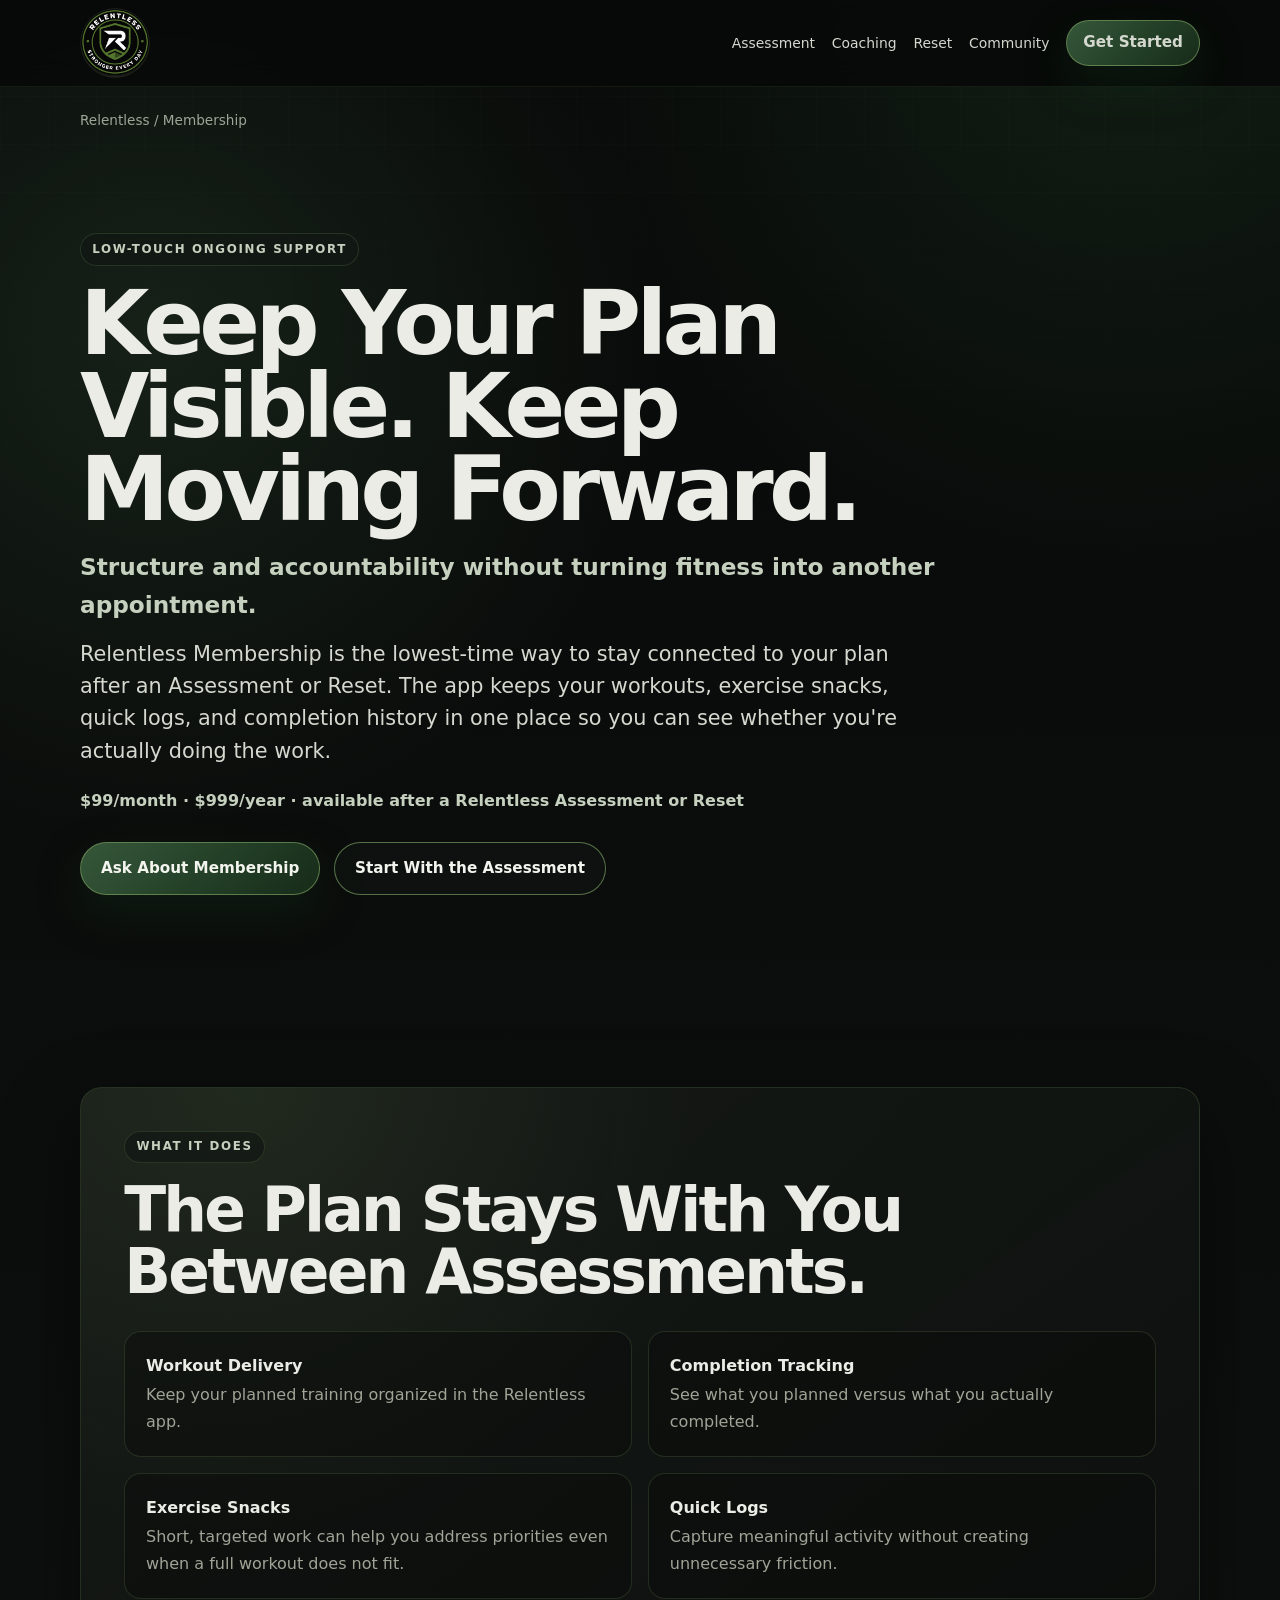
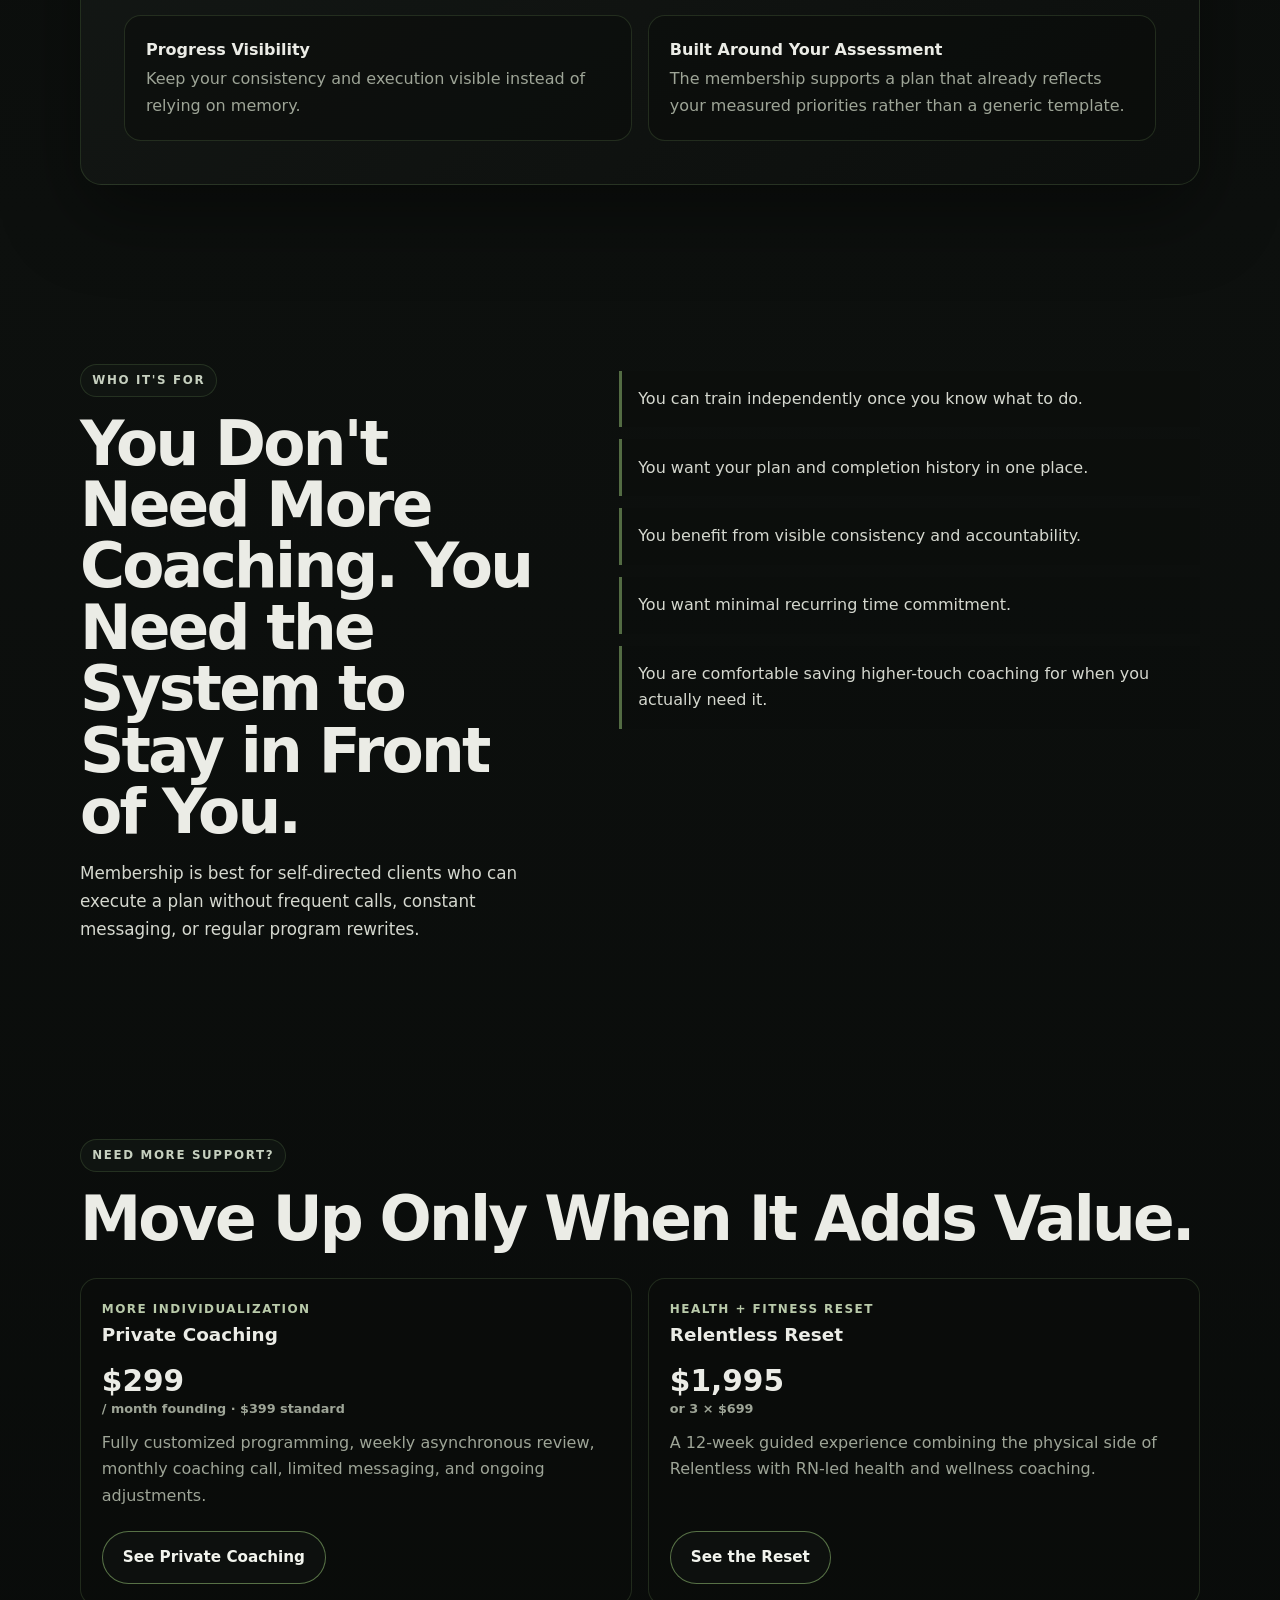
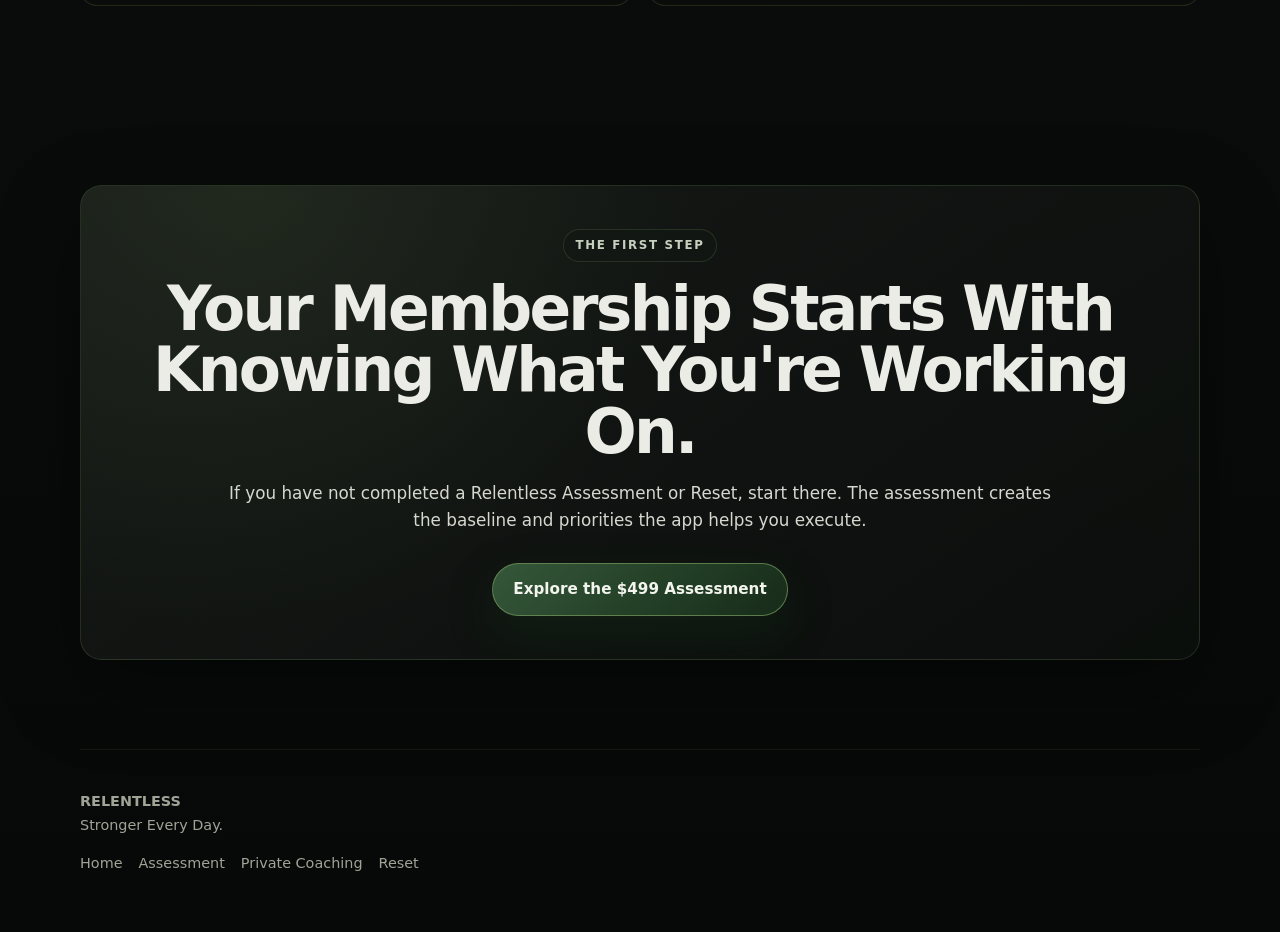
<file: membership/index.html>
<!DOCTYPE html>
<html lang="en">
<head>
  <meta charset="UTF-8" /><meta name="viewport" content="width=device-width, initial-scale=1.0" />
  <title>Fitness Accountability App & Tracking | Relentless Membership</title>
  <meta name="description" content="Relentless Membership provides app-based workout delivery, exercise snacks, quick logs, completion tracking and progress visibility after your Relentless Assessment or Reset." />
  <meta name="robots" content="index,follow,max-image-preview:large" /><link rel="canonical" href="https://relentlesslongevity.com/membership/" /><link rel="stylesheet" href="/styles.css" /><link rel="icon" href="/relentless-logo.png" />
  <meta property="og:type" content="website" /><meta property="og:url" content="https://relentlesslongevity.com/membership/" /><meta property="og:title" content="Relentless Membership | Keep the Plan Moving" /><meta property="og:description" content="Low-touch app-based structure and progress tracking between reassessments." /><meta property="og:image" content="https://relentlesslongevity.com/relentless-logo.png" />
  <script type="application/ld+json">{"@context":"https://schema.org","@graph":[{"@type":"Service","name":"Relentless Membership","serviceType":"Fitness accountability and progress tracking membership","provider":{"@type":"Organization","name":"Relentless","url":"https://relentlesslongevity.com/"},"url":"https://relentlesslongevity.com/membership/","description":"Low-touch app-based plan delivery, workout completion tracking, exercise snacks, quick logs and progress visibility after a Relentless Assessment or Reset.","offers":[{"@type":"Offer","price":"99","priceCurrency":"USD","description":"Monthly membership"},{"@type":"Offer","price":"999","priceCurrency":"USD","description":"Annual membership"}]},{"@type":"BreadcrumbList","itemListElement":[{"@type":"ListItem","position":1,"name":"Relentless","item":"https://relentlesslongevity.com/"},{"@type":"ListItem","position":2,"name":"Membership","item":"https://relentlesslongevity.com/membership/"}]}]}</script>
</head>
<body>
<header><div class="nav container"><a href="/"><img class="brand-logo" src="/relentless-logo.png" alt="Relentless" width="70" height="70" /></a><nav class="nav-links"><a href="/assessment/">Assessment</a><a href="/coaching/">Coaching</a><a href="/reset/">Reset</a><a class="community-link" href="/community/">Community</a><a class="cta-button nav-cta" href="/#start">Get Started</a></nav></div></header>
<main>
  <div class="container breadcrumb"><a href="/">Relentless</a> / Membership</div>
  <section class="hero container"><div class="hero-content"><span class="eyebrow">Low-Touch Ongoing Support</span><h1>Keep Your Plan Visible. Keep Moving Forward.</h1><p class="hero-kicker">Structure and accountability without turning fitness into another appointment.</p><p class="lead">Relentless Membership is the lowest-time way to stay connected to your plan after an Assessment or Reset. The app keeps your workouts, exercise snacks, quick logs, and completion history in one place so you can see whether you're actually doing the work.</p><p class="price-line">$99/month · $999/year · available after a Relentless Assessment or Reset</p><div class="cta-row"><a class="cta-button" href="/#start">Ask About Membership</a><a class="cta-button secondary" href="/assessment/">Start With the Assessment</a></div></div></section>

  <section class="container"><div class="panel"><div class="panel-inner"><span class="eyebrow">What It Does</span><h2 class="section-title">The Plan Stays With You Between Assessments.</h2><div class="cards"><article class="card"><strong>Workout Delivery</strong><p>Keep your planned training organized in the Relentless app.</p></article><article class="card"><strong>Completion Tracking</strong><p>See what you planned versus what you actually completed.</p></article><article class="card"><strong>Exercise Snacks</strong><p>Short, targeted work can help you address priorities even when a full workout does not fit.</p></article><article class="card"><strong>Quick Logs</strong><p>Capture meaningful activity without creating unnecessary friction.</p></article><article class="card"><strong>Progress Visibility</strong><p>Keep your consistency and execution visible instead of relying on memory.</p></article><article class="card"><strong>Built Around Your Assessment</strong><p>The membership supports a plan that already reflects your measured priorities rather than a generic template.</p></article></div></div></div></section>

  <section class="container"><div class="problem-grid"><div><span class="eyebrow">Who It's For</span><h2 class="section-title">You Don't Need More Coaching. You Need the System to Stay in Front of You.</h2><p class="section-copy">Membership is best for self-directed clients who can execute a plan without frequent calls, constant messaging, or regular program rewrites.</p></div><div class="question-list"><div class="question">You can train independently once you know what to do.</div><div class="question">You want your plan and completion history in one place.</div><div class="question">You benefit from visible consistency and accountability.</div><div class="question">You want minimal recurring time commitment.</div><div class="question">You are comfortable saving higher-touch coaching for when you actually need it.</div></div></div></section>

  <section class="container"><span class="eyebrow">Need More Support?</span><h2 class="section-title">Move Up Only When It Adds Value.</h2><div class="offer-grid"><article class="offer-card"><div class="offer-label">More Individualization</div><h3>Private Coaching</h3><div class="offer-price">$299 <small>/ month founding · $399 standard</small></div><p>Fully customized programming, weekly asynchronous review, monthly coaching call, limited messaging, and ongoing adjustments.</p><div class="cta-row"><a class="cta-button secondary" href="/coaching/">See Private Coaching</a></div></article><article class="offer-card"><div class="offer-label">Health + Fitness Reset</div><h3>Relentless Reset</h3><div class="offer-price">$1,995 <small>or 3 × $699</small></div><p>A 12-week guided experience combining the physical side of Relentless with RN-led health and wellness coaching.</p><div class="cta-row"><a class="cta-button secondary" href="/reset/">See the Reset</a></div></article></div></section>

  <section class="final-cta container"><div class="panel"><div class="panel-inner"><span class="eyebrow">The First Step</span><h2 class="section-title">Your Membership Starts With Knowing What You're Working On.</h2><p class="section-copy">If you have not completed a Relentless Assessment or Reset, start there. The assessment creates the baseline and priorities the app helps you execute.</p><div class="cta-row"><a class="cta-button" href="/assessment/">Explore the $499 Assessment</a></div></div></div></section>
</main>
<footer class="container"><p><strong>RELENTLESS</strong><br />Stronger Every Day.</p><div class="footer-links"><a href="/">Home</a><a href="/assessment/">Assessment</a><a href="/coaching/">Private Coaching</a><a href="/reset/">Reset</a></div></footer>
</body></html>
</file>
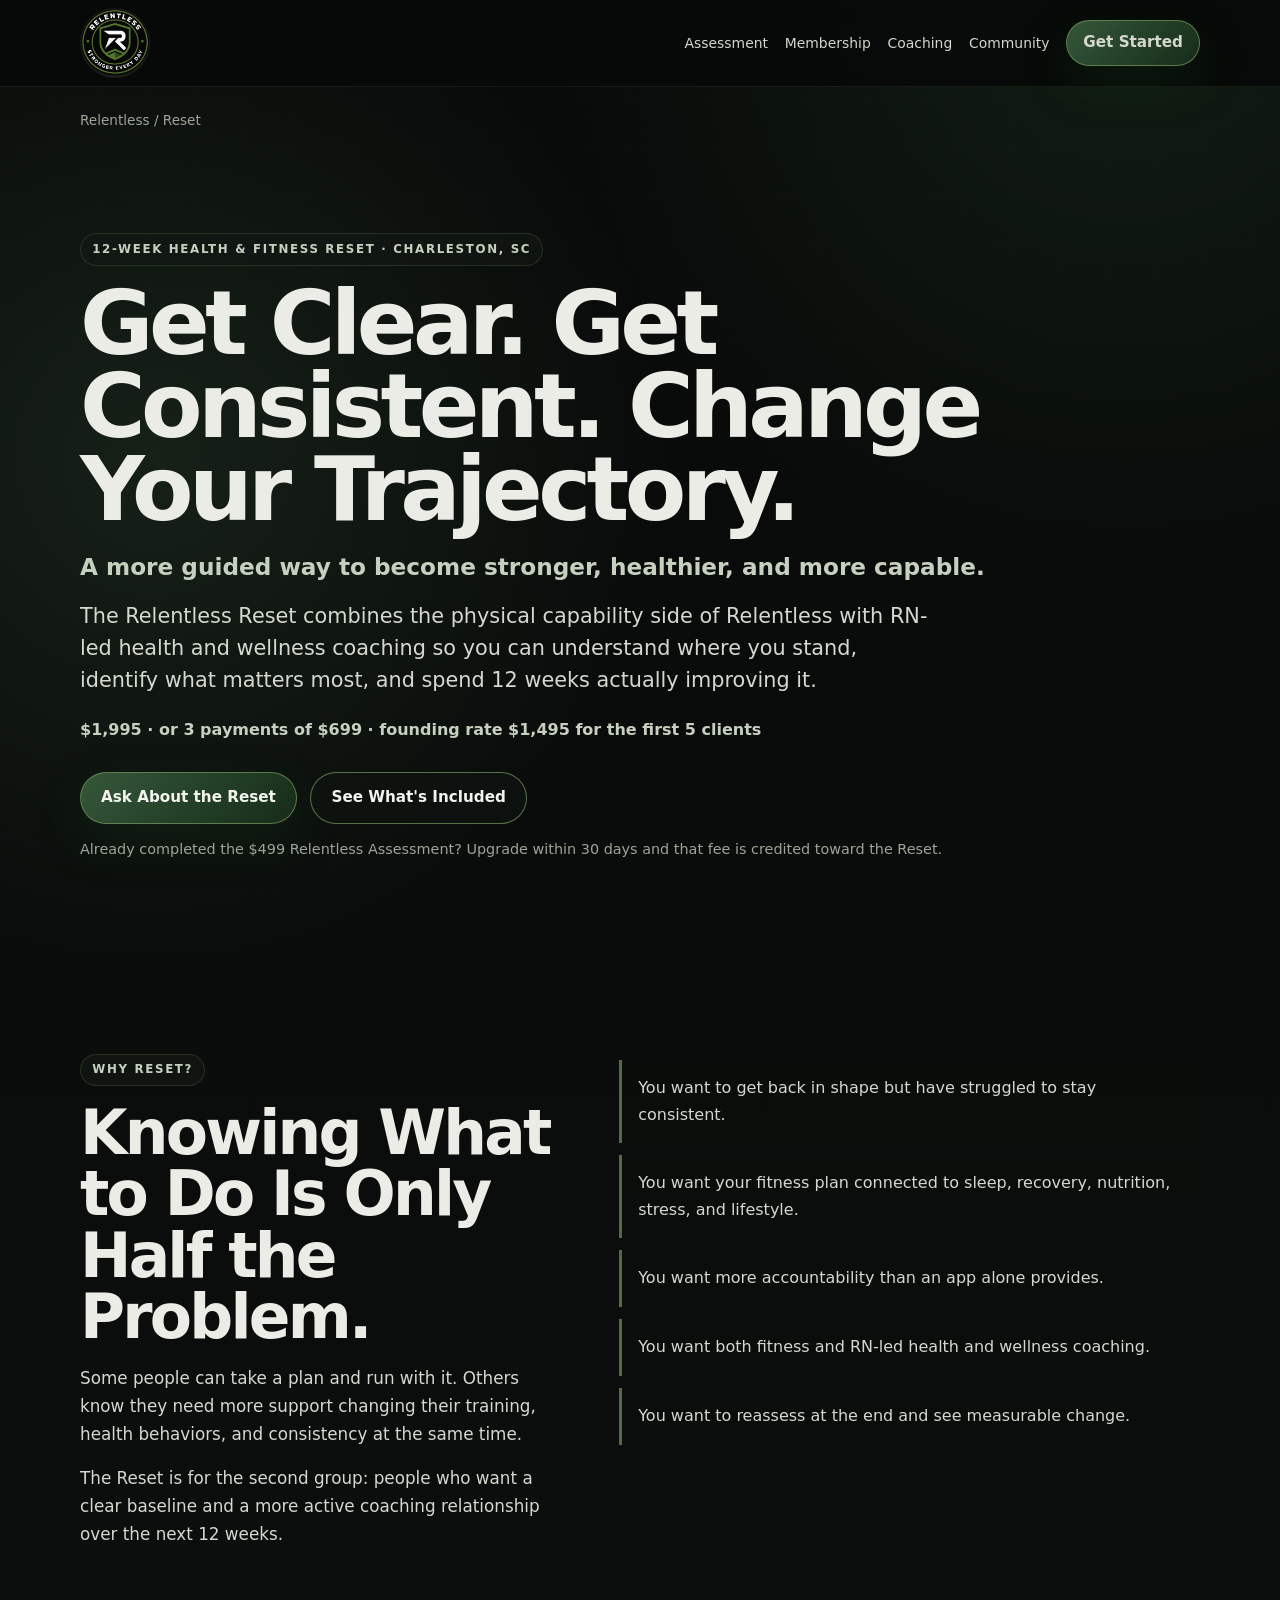
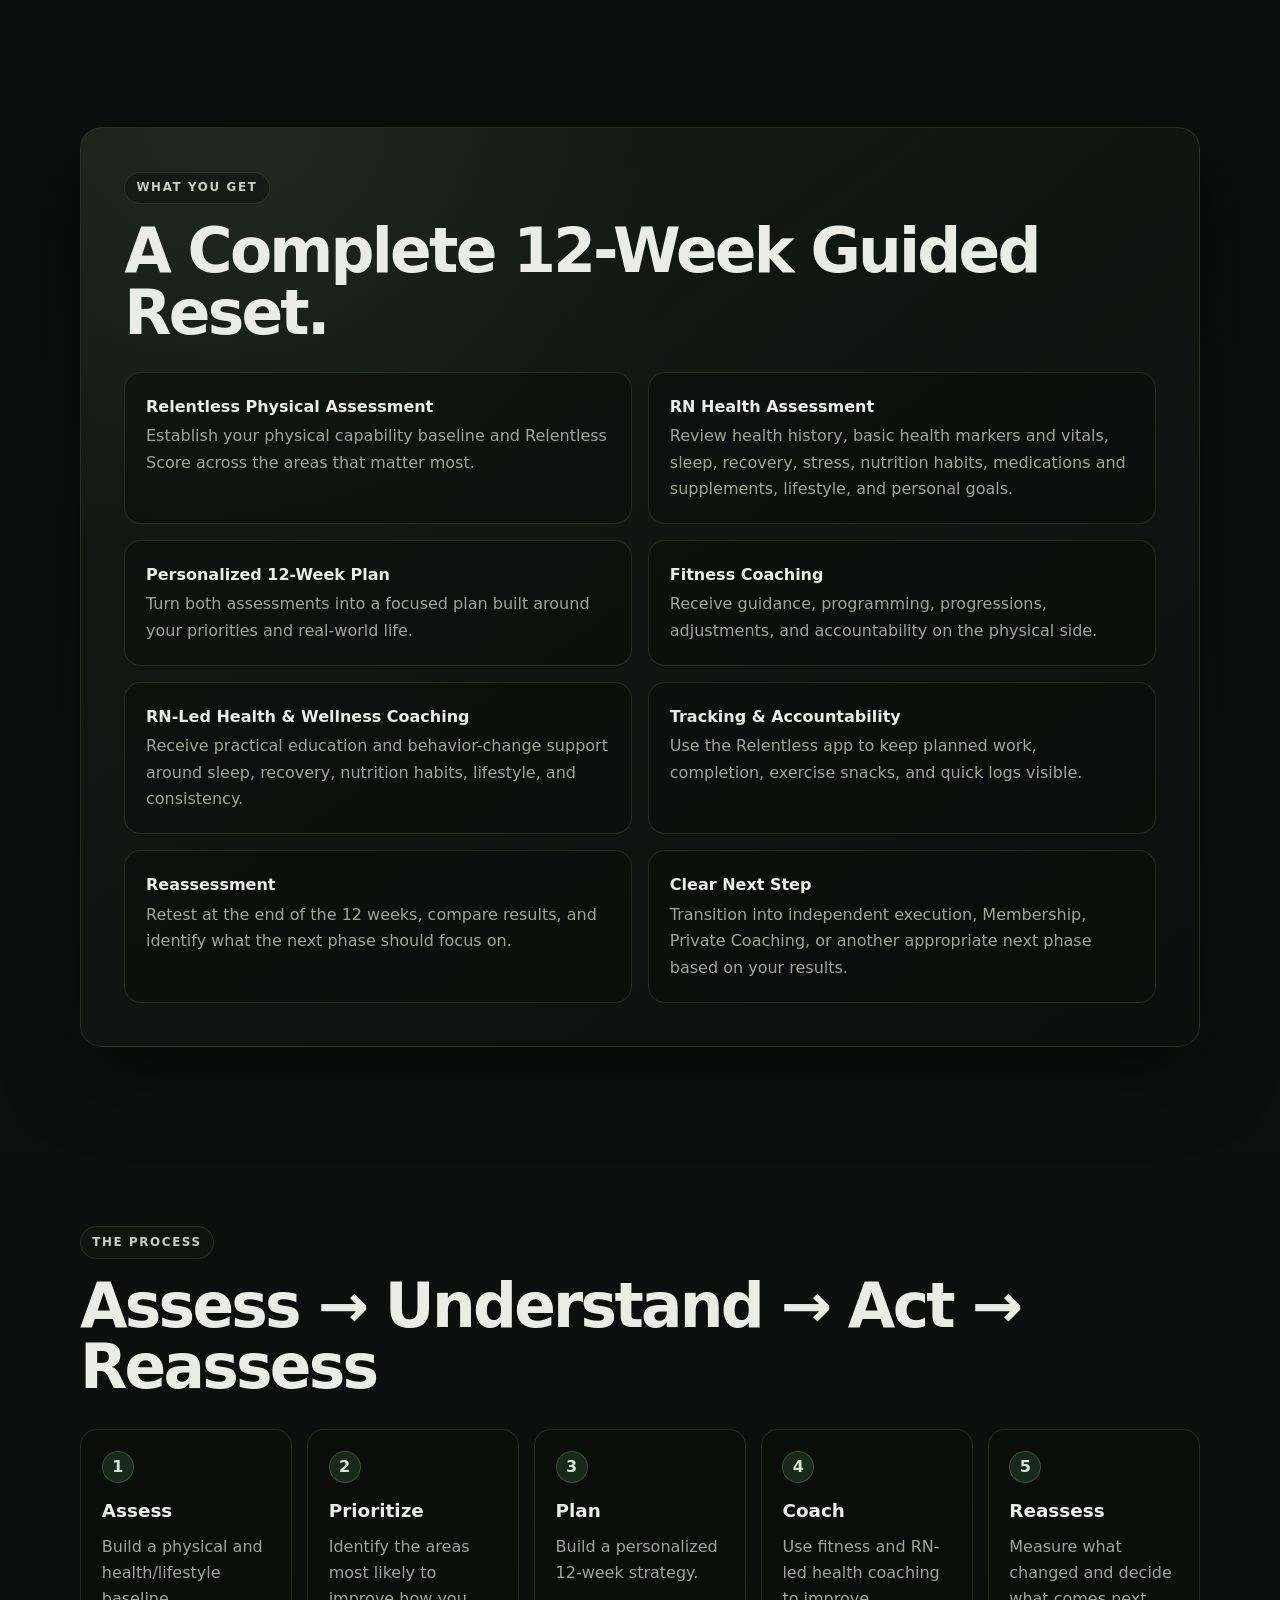
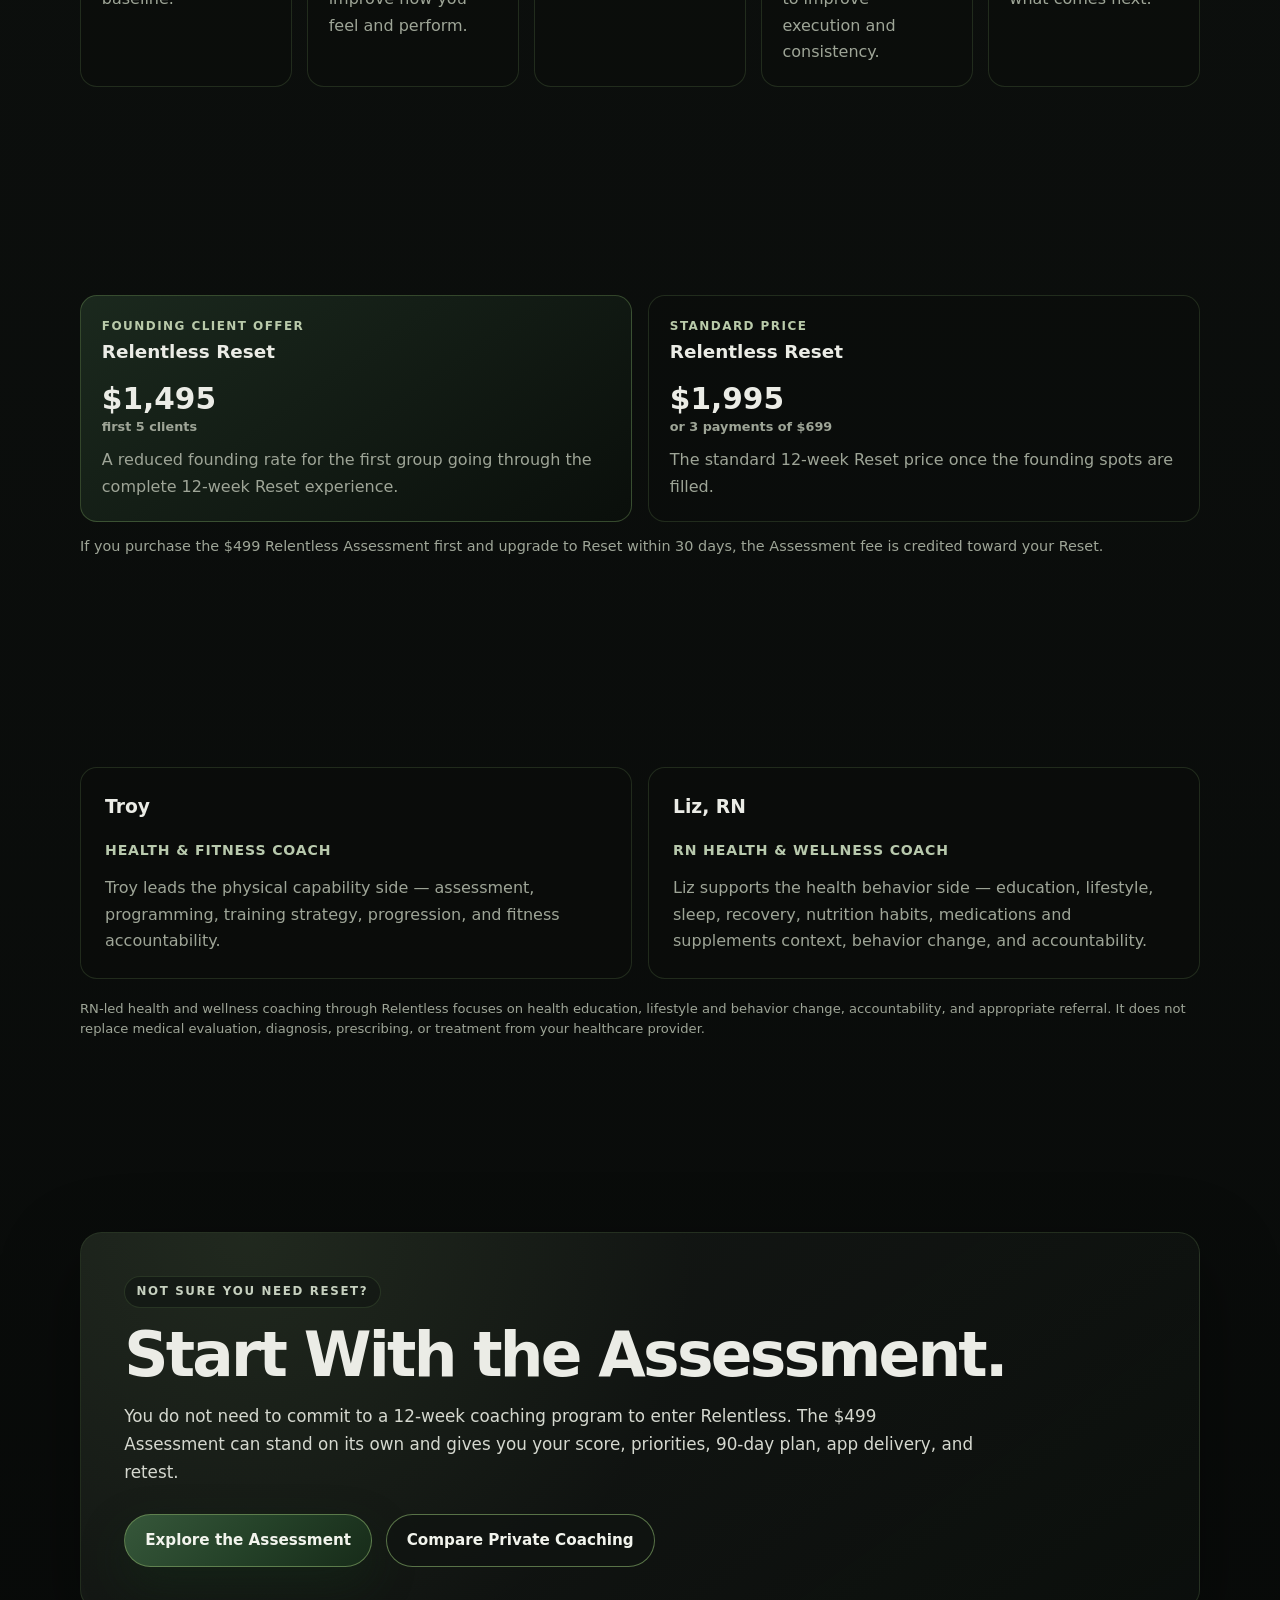
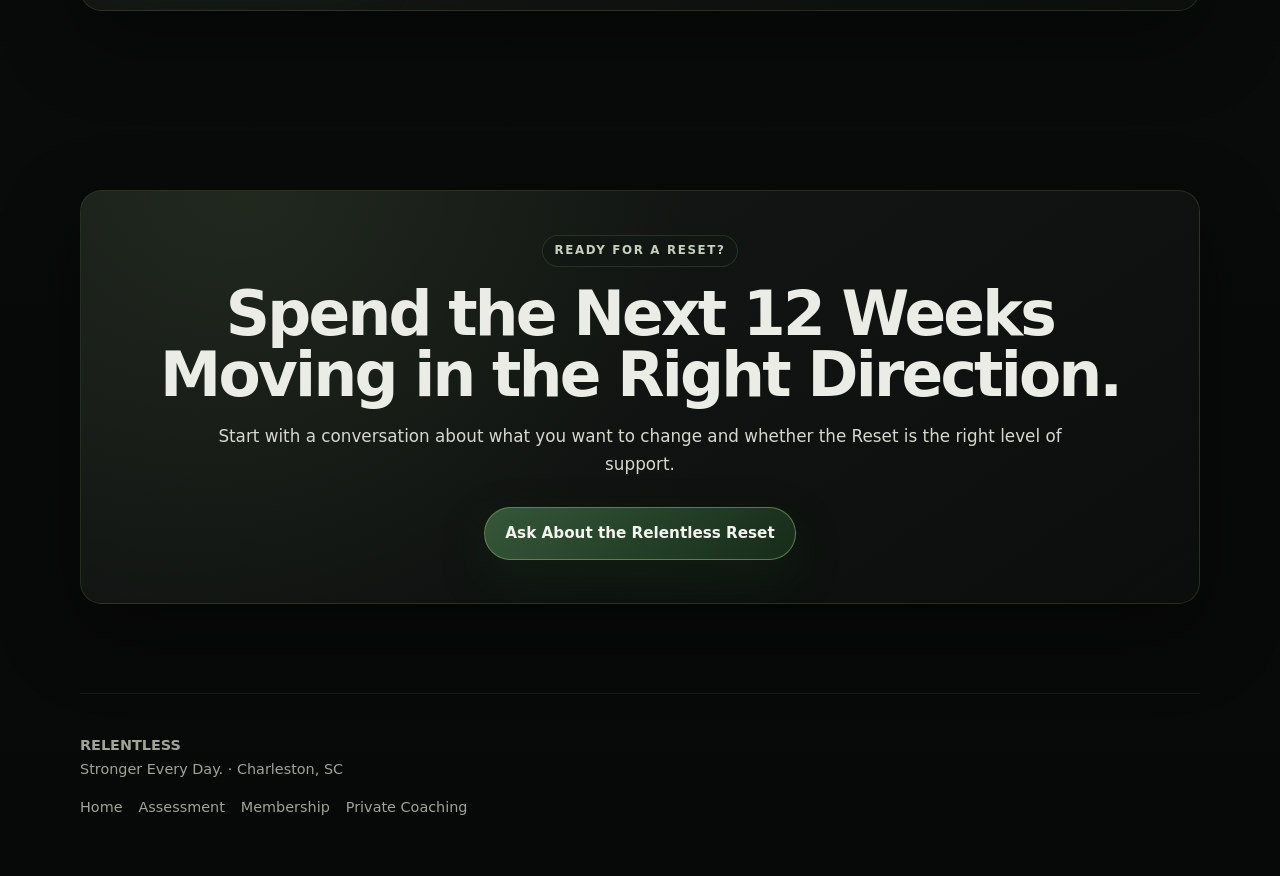
<file: reset/index.html>
<!DOCTYPE html>
<html lang="en">
<head>
  <meta charset="UTF-8" /><meta name="viewport" content="width=device-width, initial-scale=1.0" />
  <title>Health & Fitness Coaching Charleston SC | Relentless Reset</title>
  <meta name="description" content="The 12-week Relentless Reset combines a physical capability assessment, RN health assessment, personalized fitness and health coaching, tracking, accountability, and reassessment." />
  <meta name="robots" content="index,follow,max-image-preview:large" /><link rel="canonical" href="https://relentlesslongevity.com/reset/" /><link rel="stylesheet" href="/styles.css" /><link rel="icon" href="/relentless-logo.png" />
  <meta property="og:type" content="website" /><meta property="og:url" content="https://relentlesslongevity.com/reset/" /><meta property="og:title" content="Relentless Reset | 12-Week Health & Fitness Coaching" /><meta property="og:description" content="Assess where you stand, identify what matters, spend 12 weeks improving it, and reassess." /><meta property="og:image" content="https://relentlesslongevity.com/relentless-logo.png" />
  <script type="application/ld+json">{"@context":"https://schema.org","@graph":[{"@type":"Service","name":"Relentless Reset","serviceType":"12-week health and fitness coaching program","provider":{"@type":"Organization","name":"Relentless","url":"https://relentlesslongevity.com/"},"areaServed":"Charleston, South Carolina","url":"https://relentlesslongevity.com/reset/","description":"A 12-week guided health and fitness program combining a Relentless physical assessment, RN health assessment, personalized plan, fitness coaching, RN-led health and wellness coaching, tracking and reassessment.","offers":[{"@type":"Offer","name":"Standard","price":"1995","priceCurrency":"USD"},{"@type":"Offer","name":"Founding Client Rate","price":"1495","priceCurrency":"USD","description":"First five founding clients"}]},{"@type":"BreadcrumbList","itemListElement":[{"@type":"ListItem","position":1,"name":"Relentless","item":"https://relentlesslongevity.com/"},{"@type":"ListItem","position":2,"name":"Reset","item":"https://relentlesslongevity.com/reset/"}]}]}</script>
</head>
<body>
<header><div class="nav container"><a href="/"><img class="brand-logo" src="/relentless-logo.png" alt="Relentless" width="70" height="70" /></a><nav class="nav-links"><a href="/assessment/">Assessment</a><a href="/membership/">Membership</a><a href="/coaching/">Coaching</a><a class="community-link" href="/community/">Community</a><a class="cta-button nav-cta" href="/#start">Get Started</a></nav></div></header>
<main>
  <div class="container breadcrumb"><a href="/">Relentless</a> / Reset</div>
  <section class="hero container"><div class="hero-content"><span class="eyebrow">12-Week Health & Fitness Reset · Charleston, SC</span><h1>Get Clear. Get Consistent. Change Your Trajectory.</h1><p class="hero-kicker">A more guided way to become stronger, healthier, and more capable.</p><p class="lead">The Relentless Reset combines the physical capability side of Relentless with RN-led health and wellness coaching so you can understand where you stand, identify what matters most, and spend 12 weeks actually improving it.</p><p class="price-line">$1,995 · or 3 payments of $699 · founding rate $1,495 for the first 5 clients</p><div class="cta-row"><a class="cta-button" href="/#start">Ask About the Reset</a><a class="cta-button secondary" href="#included">See What's Included</a></div><p class="microcopy">Already completed the $499 Relentless Assessment? Upgrade within 30 days and that fee is credited toward the Reset.</p></div></section>

  <section class="container"><div class="problem-grid"><div><span class="eyebrow">Why Reset?</span><h2 class="section-title">Knowing What to Do Is Only Half the Problem.</h2><div class="section-copy"><p>Some people can take a plan and run with it. Others know they need more support changing their training, health behaviors, and consistency at the same time.</p><p>The Reset is for the second group: people who want a clear baseline and a more active coaching relationship over the next 12 weeks.</p></div></div><div class="question-list"><div class="question">You want to get back in shape but have struggled to stay consistent.</div><div class="question">You want your fitness plan connected to sleep, recovery, nutrition, stress, and lifestyle.</div><div class="question">You want more accountability than an app alone provides.</div><div class="question">You want both fitness and RN-led health and wellness coaching.</div><div class="question">You want to reassess at the end and see measurable change.</div></div></div></section>

  <section class="container" id="included"><div class="panel"><div class="panel-inner"><span class="eyebrow">What You Get</span><h2 class="section-title">A Complete 12-Week Guided Reset.</h2><div class="cards"><article class="card"><strong>Relentless Physical Assessment</strong><p>Establish your physical capability baseline and Relentless Score across the areas that matter most.</p></article><article class="card"><strong>RN Health Assessment</strong><p>Review health history, basic health markers and vitals, sleep, recovery, stress, nutrition habits, medications and supplements, lifestyle, and personal goals.</p></article><article class="card"><strong>Personalized 12-Week Plan</strong><p>Turn both assessments into a focused plan built around your priorities and real-world life.</p></article><article class="card"><strong>Fitness Coaching</strong><p>Receive guidance, programming, progressions, adjustments, and accountability on the physical side.</p></article><article class="card"><strong>RN-Led Health & Wellness Coaching</strong><p>Receive practical education and behavior-change support around sleep, recovery, nutrition habits, lifestyle, and consistency.</p></article><article class="card"><strong>Tracking & Accountability</strong><p>Use the Relentless app to keep planned work, completion, exercise snacks, and quick logs visible.</p></article><article class="card"><strong>Reassessment</strong><p>Retest at the end of the 12 weeks, compare results, and identify what the next phase should focus on.</p></article><article class="card"><strong>Clear Next Step</strong><p>Transition into independent execution, Membership, Private Coaching, or another appropriate next phase based on your results.</p></article></div></div></div></section>

  <section class="container"><span class="eyebrow">The Process</span><h2 class="section-title">Assess → Understand → Act → Reassess</h2><div class="steps"><article class="step"><div class="step-number">1</div><h3>Assess</h3><p>Build a physical and health/lifestyle baseline.</p></article><article class="step"><div class="step-number">2</div><h3>Prioritize</h3><p>Identify the areas most likely to improve how you feel and perform.</p></article><article class="step"><div class="step-number">3</div><h3>Plan</h3><p>Build a personalized 12-week strategy.</p></article><article class="step"><div class="step-number">4</div><h3>Coach</h3><p>Use fitness and RN-led health coaching to improve execution and consistency.</p></article><article class="step"><div class="step-number">5</div><h3>Reassess</h3><p>Measure what changed and decide what comes next.</p></article></div></section>

  <section class="container"><div class="offer-grid"><article class="offer-card primary"><div class="offer-label">Founding Client Offer</div><h3>Relentless Reset</h3><div class="offer-price">$1,495 <small>first 5 clients</small></div><p>A reduced founding rate for the first group going through the complete 12-week Reset experience.</p></article><article class="offer-card"><div class="offer-label">Standard Price</div><h3>Relentless Reset</h3><div class="offer-price">$1,995 <small>or 3 payments of $699</small></div><p>The standard 12-week Reset price once the founding spots are filled.</p></article></div><p class="microcopy">If you purchase the $499 Relentless Assessment first and upgrade to Reset within 30 days, the Assessment fee is credited toward your Reset.</p></section>

  <section class="container"><div class="coach-grid"><article class="coach-card"><h3>Troy</h3><div class="coach-role">Health & Fitness Coach</div><p>Troy leads the physical capability side — assessment, programming, training strategy, progression, and fitness accountability.</p></article><article class="coach-card"><h3>Liz, RN</h3><div class="coach-role">RN Health & Wellness Coach</div><p>Liz supports the health behavior side — education, lifestyle, sleep, recovery, nutrition habits, medications and supplements context, behavior change, and accountability.</p></article></div><p class="disclaimer">RN-led health and wellness coaching through Relentless focuses on health education, lifestyle and behavior change, accountability, and appropriate referral. It does not replace medical evaluation, diagnosis, prescribing, or treatment from your healthcare provider.</p></section>

  <section class="container"><div class="panel"><div class="panel-inner"><span class="eyebrow">Not Sure You Need Reset?</span><h2 class="section-title">Start With the Assessment.</h2><p class="section-copy">You do not need to commit to a 12-week coaching program to enter Relentless. The $499 Assessment can stand on its own and gives you your score, priorities, 90-day plan, app delivery, and retest.</p><div class="cta-row"><a class="cta-button" href="/assessment/">Explore the Assessment</a><a class="cta-button secondary" href="/coaching/">Compare Private Coaching</a></div></div></div></section>

  <section class="final-cta container"><div class="panel"><div class="panel-inner"><span class="eyebrow">Ready for a Reset?</span><h2 class="section-title">Spend the Next 12 Weeks Moving in the Right Direction.</h2><p class="section-copy">Start with a conversation about what you want to change and whether the Reset is the right level of support.</p><div class="cta-row"><a class="cta-button" href="/#start">Ask About the Relentless Reset</a></div></div></div></section>
</main>
<footer class="container"><p><strong>RELENTLESS</strong><br />Stronger Every Day. · Charleston, SC</p><div class="footer-links"><a href="/">Home</a><a href="/assessment/">Assessment</a><a href="/membership/">Membership</a><a href="/coaching/">Private Coaching</a></div></footer>
</body></html>
</file>
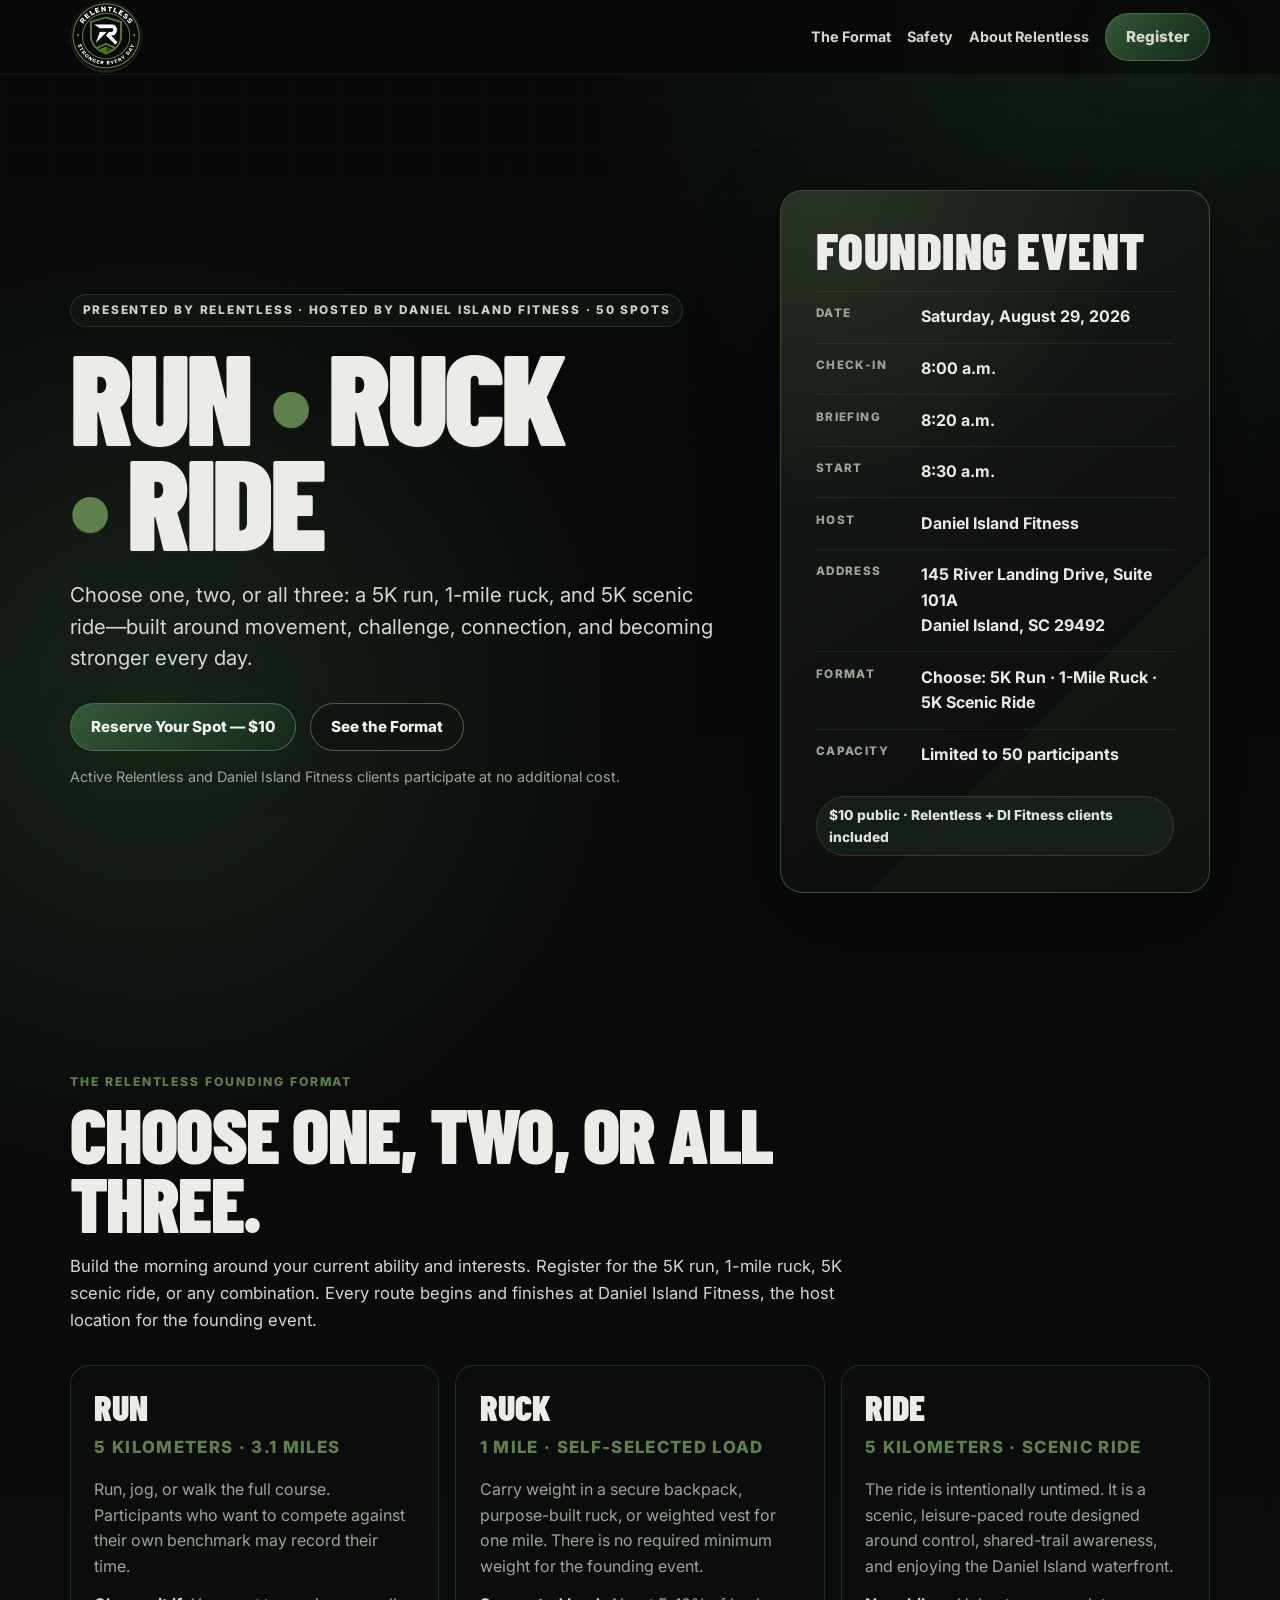
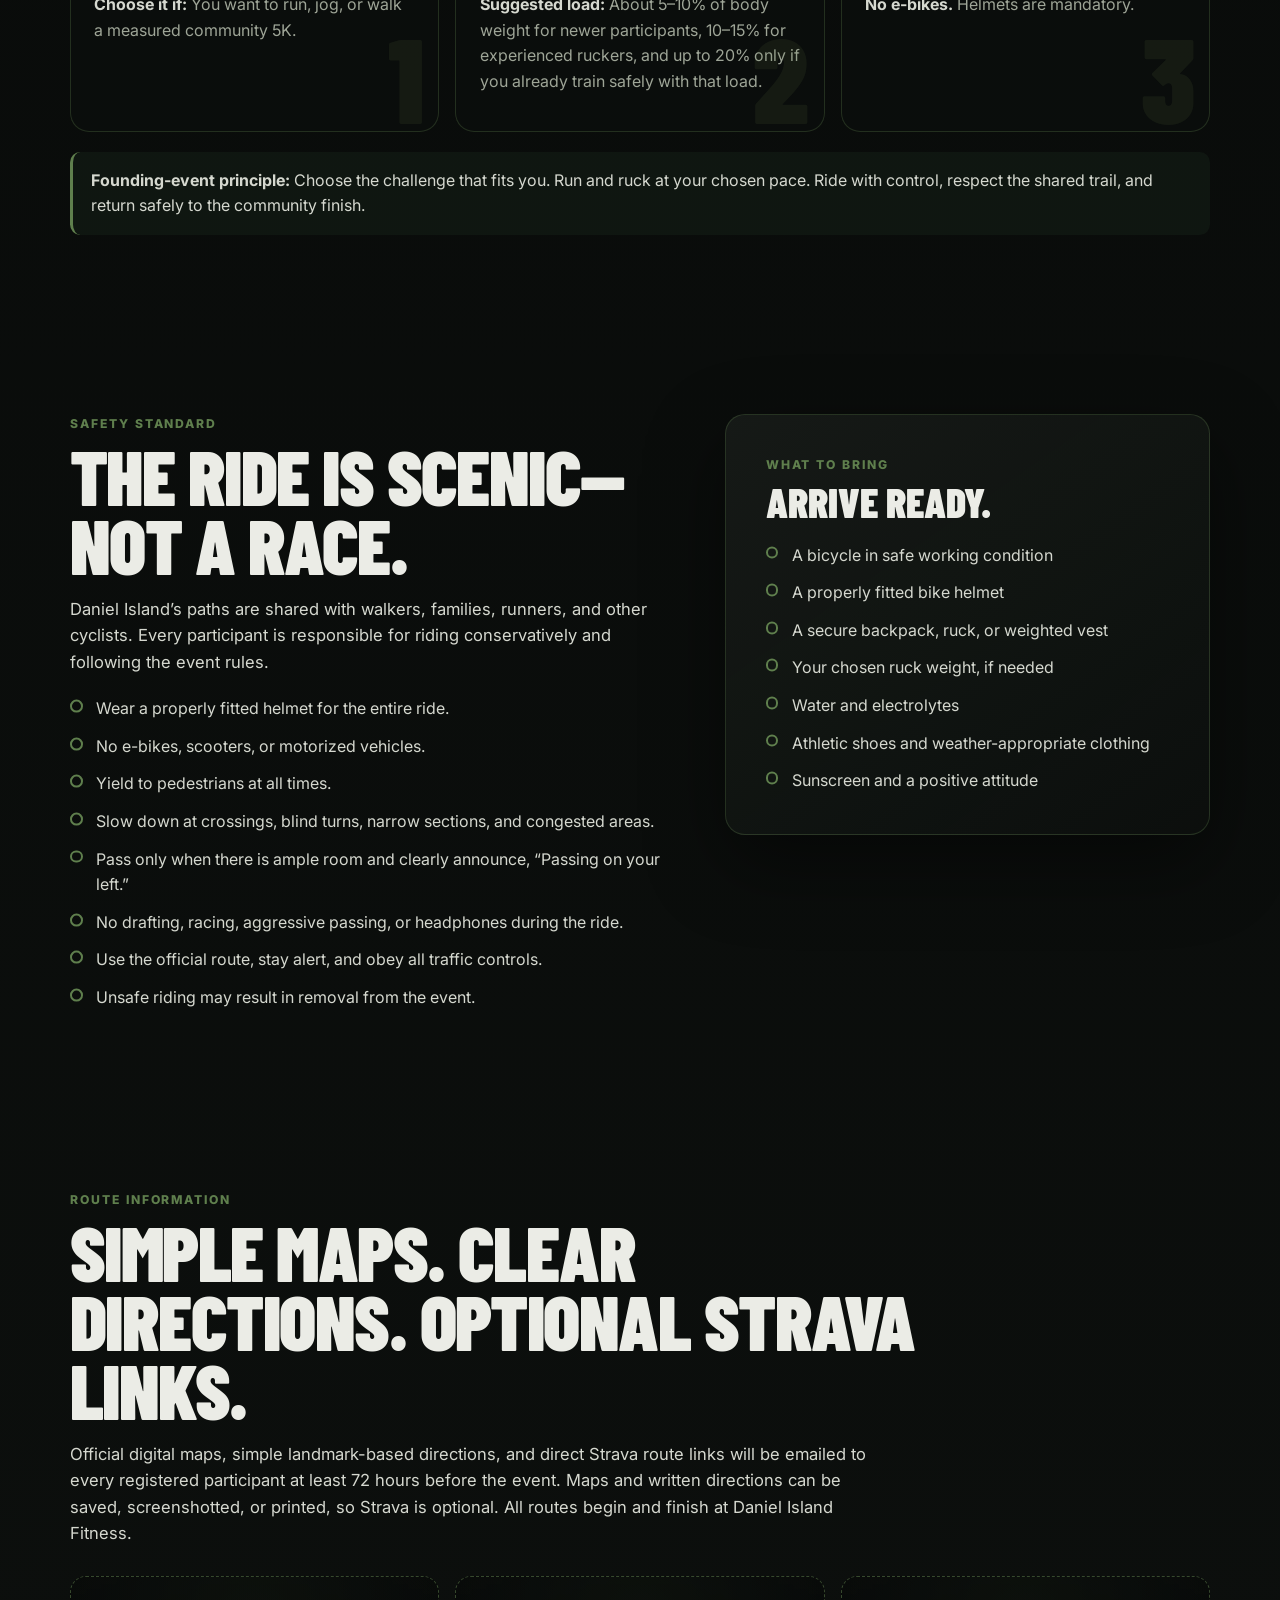
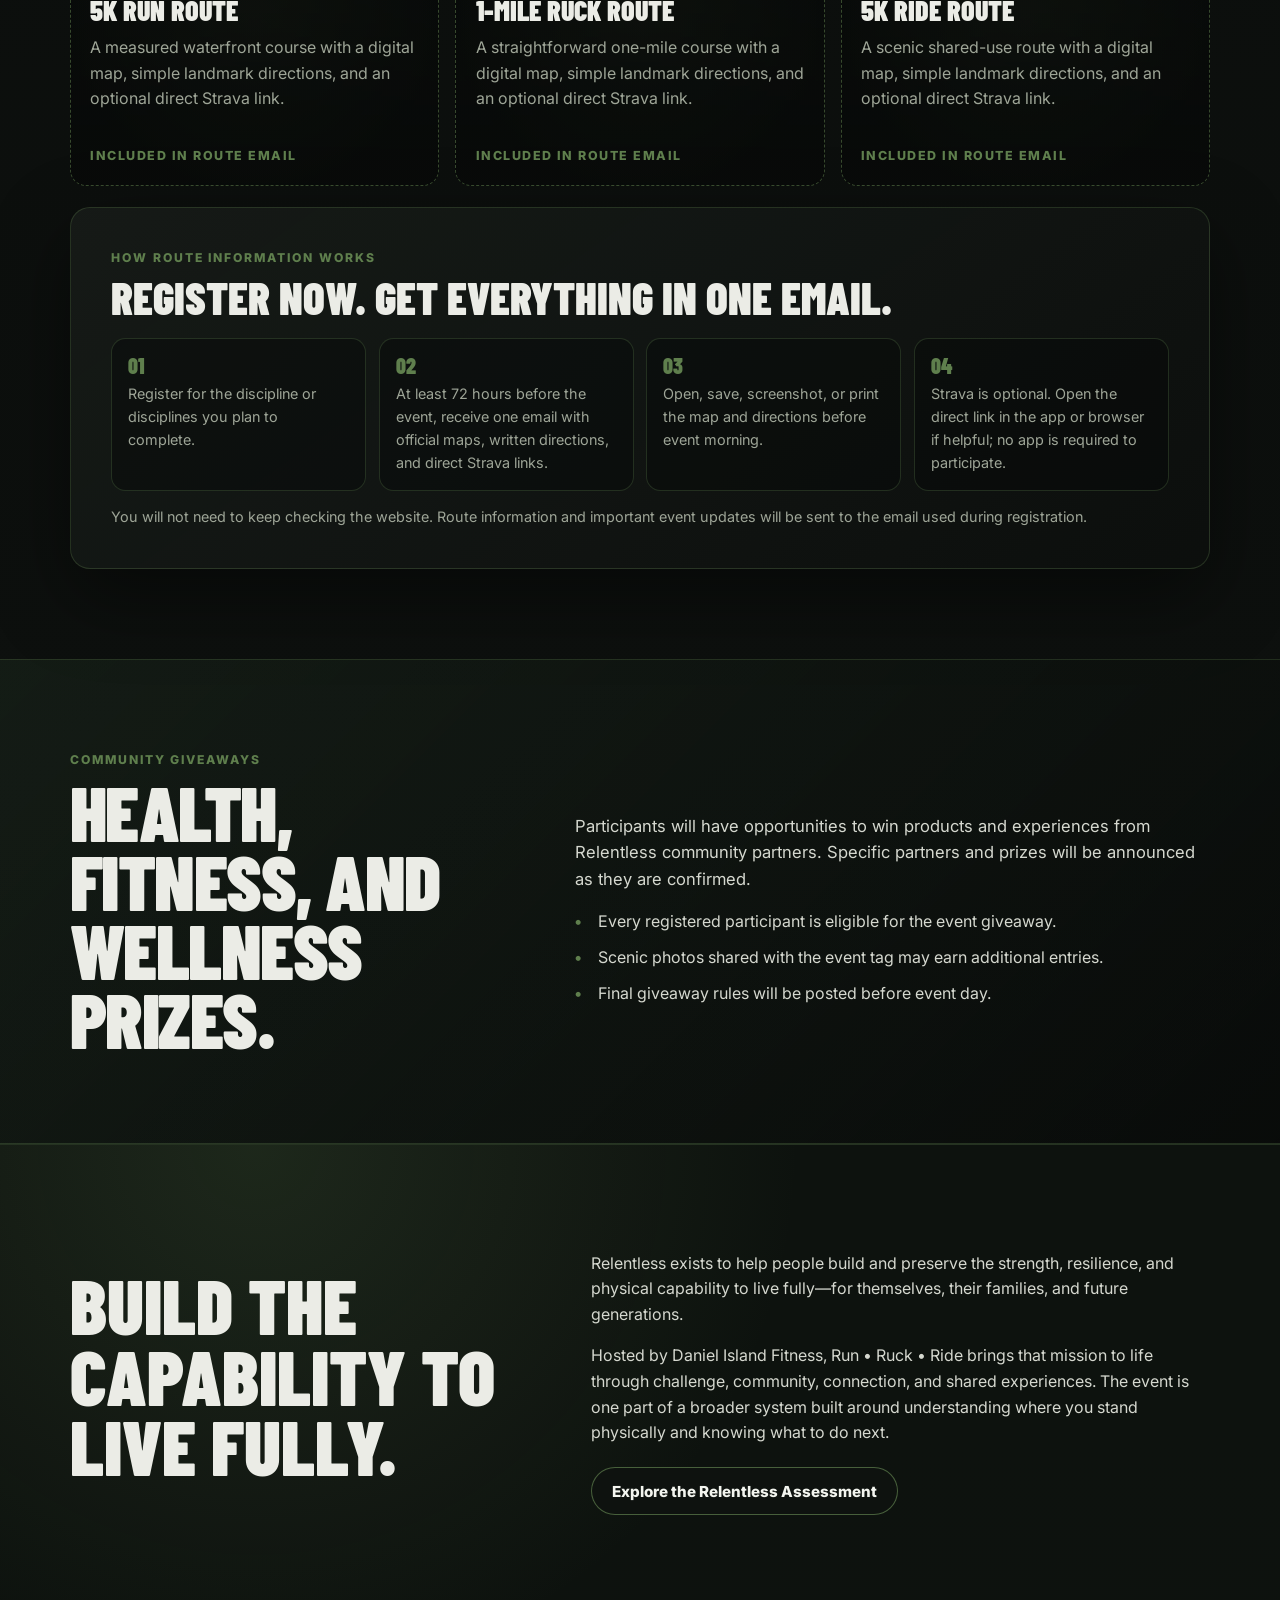
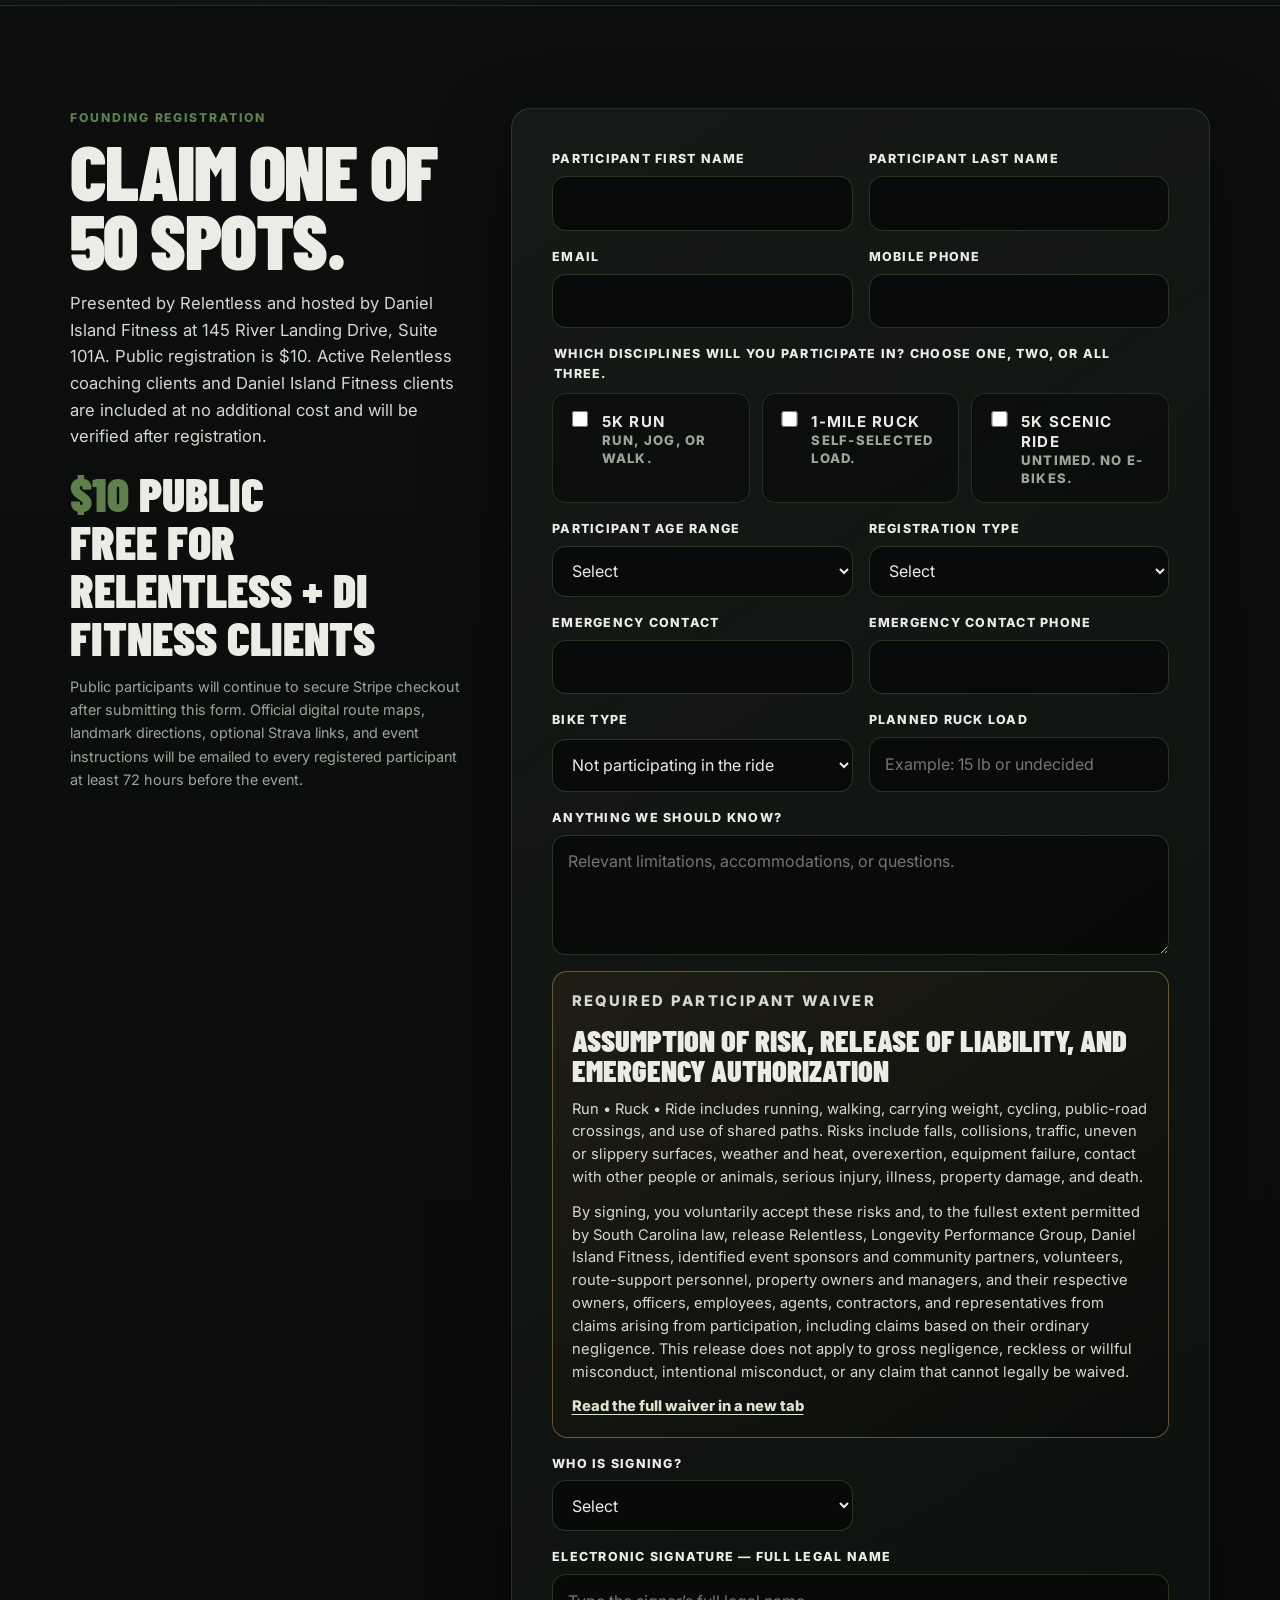
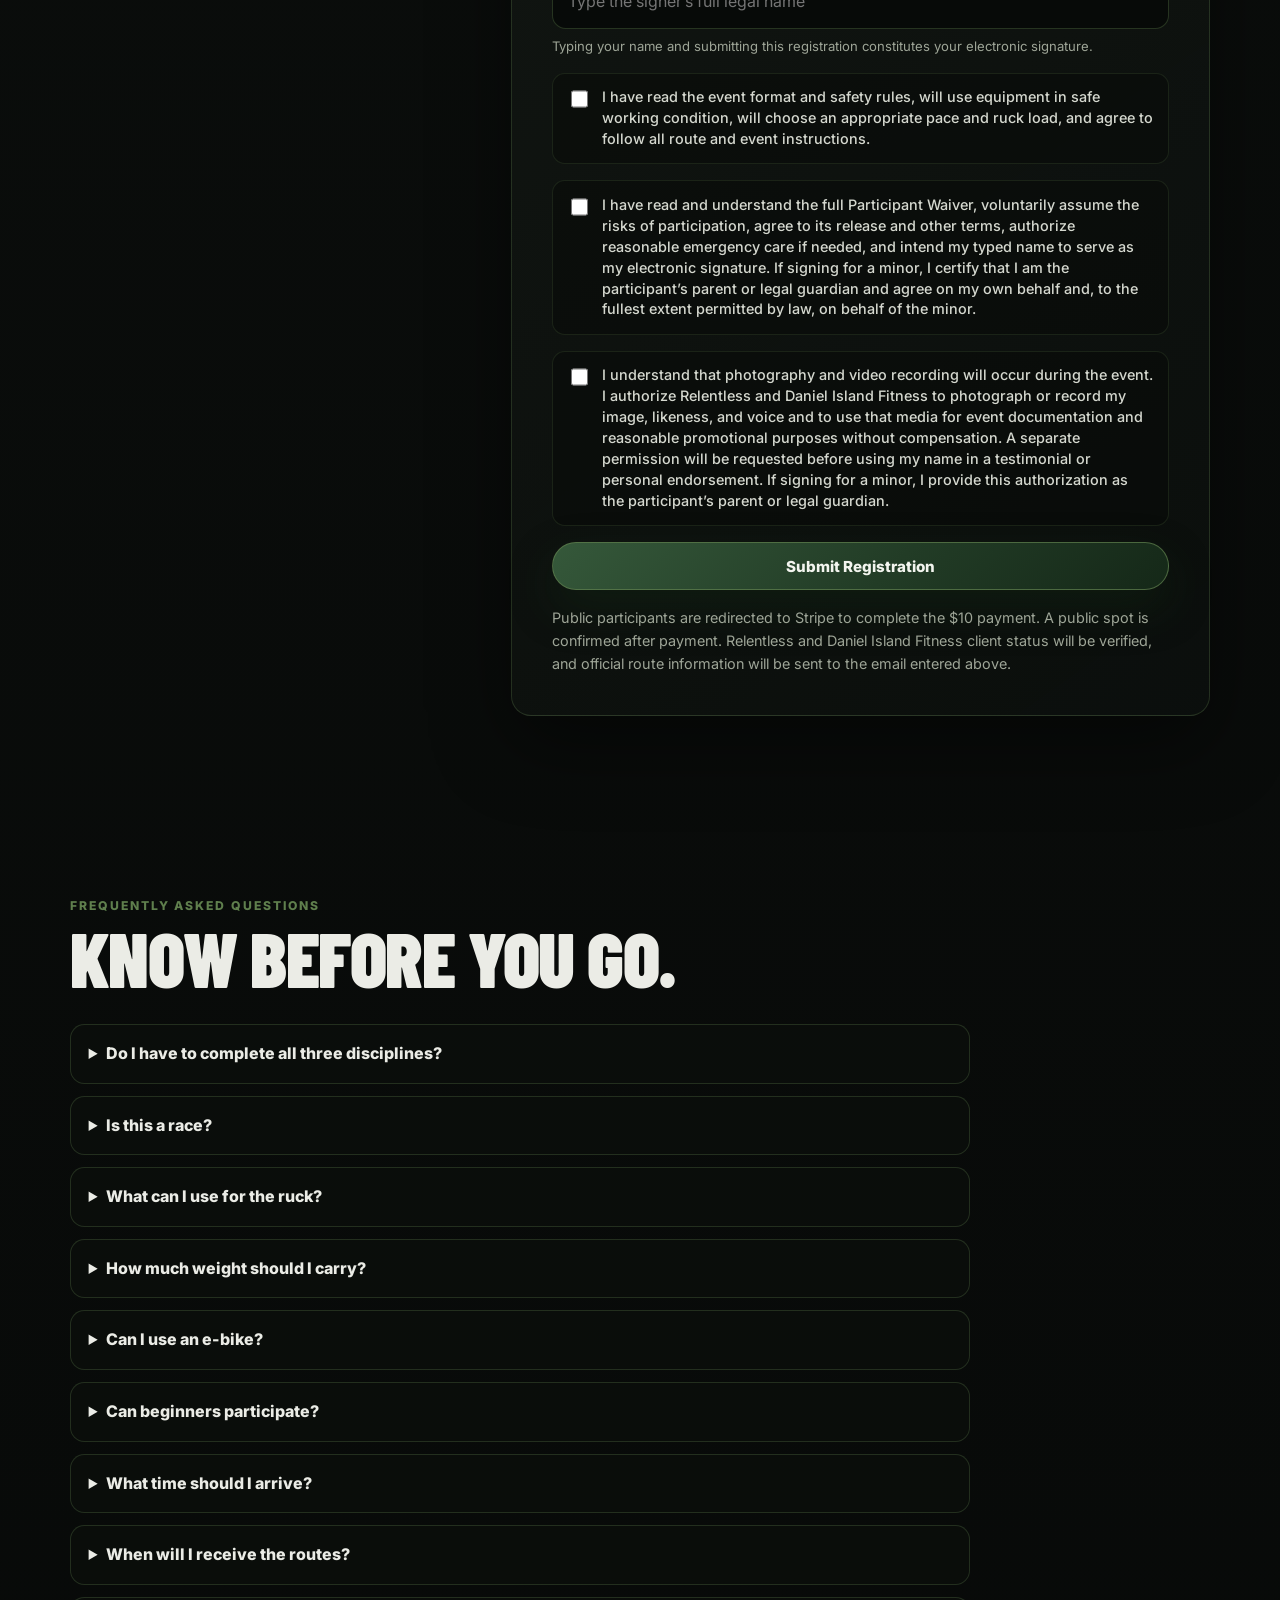
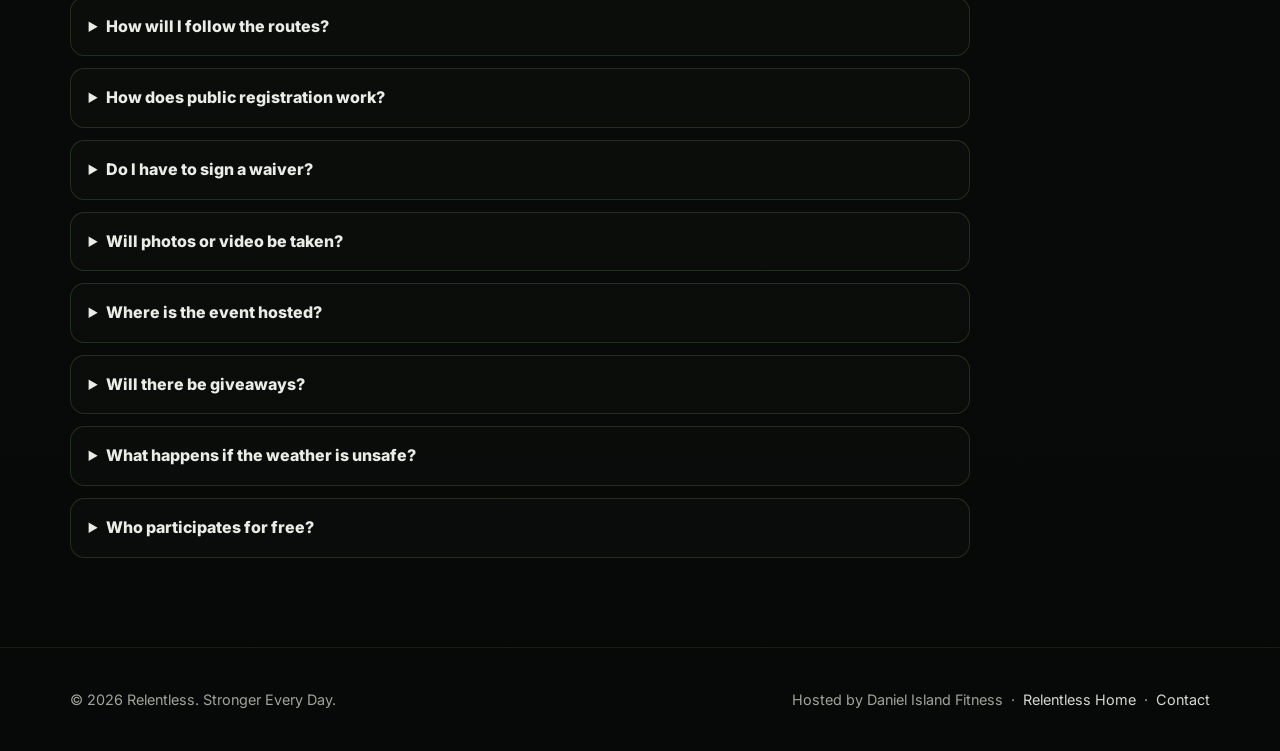
<file: run-ruck-ride/index.html>
<!DOCTYPE html>
<html lang="en">
<head>
  <meta charset="UTF-8" />
  <meta name="viewport" content="width=device-width, initial-scale=1.0" />
  <title>Relentless Run • Ruck • Ride | Founding Event</title>
  <meta name="description" content="Join the founding Relentless Run • Ruck • Ride community event, presented by Relentless and hosted by Daniel Island Fitness on Daniel Island. Choose the 5K run, 1-mile ruck, 5K scenic ride, or combine them." />
  <meta name="theme-color" content="#070908" />
  <link rel="canonical" href="https://relentlesslongevity.com/run-ruck-ride/" />
  <meta property="og:type" content="website" />
  <meta property="og:title" content="Relentless Run • Ruck • Ride" />
  <meta property="og:description" content="One morning. Three disciplines. Presented by Relentless and hosted by Daniel Island Fitness." />
  <meta property="og:url" content="https://relentlesslongevity.com/run-ruck-ride/" />
  <meta property="og:image" content="https://relentlesslongevity.com/IMG_3581.jpeg" />
  <meta name="twitter:card" content="summary_large_image" />
  <link rel="preconnect" href="https://fonts.googleapis.com" />
  <link rel="preconnect" href="https://fonts.gstatic.com" crossorigin />
  <link href="https://fonts.googleapis.com/css2?family=Barlow+Condensed:wght@700;800;900&family=Inter:wght@400;500;600;700;800&display=swap" rel="stylesheet" />
  <link rel="stylesheet" href="base.css" />
  <link rel="stylesheet" href="components.css" />
  <script type="application/ld+json">
  {
    "@context": "https://schema.org",
    "@type": "SportsEvent",
    "name": "Relentless Run Ruck Ride — Founding Event",
    "description": "A community fitness event presented by Relentless and hosted by Daniel Island Fitness, where participants may choose a 5K run, 1-mile ruck, 5K scenic ride, or combine multiple disciplines.",
    "startDate": "2026-08-29T08:30:00-04:00",
    "doorTime": "2026-08-29T08:00:00-04:00",
    "eventAttendanceMode": "https://schema.org/OfflineEventAttendanceMode",
    "eventStatus": "https://schema.org/EventScheduled",
    "location": {
      "@type": "Place",
      "name": "Daniel Island Fitness",
      "address": {
        "@type": "PostalAddress",
        "streetAddress": "145 River Landing Drive, Suite 101A",
        "addressLocality": "Daniel Island",
        "addressRegion": "SC",
        "postalCode": "29492",
        "addressCountry": "US"
      }
    },
    "organizer": {
      "@type": "Organization",
      "name": "Relentless",
      "url": "https://relentlesslongevity.com/"
    },
    "sponsor": {
      "@type": "Organization",
      "name": "Daniel Island Fitness"
    },
    "offers": {
      "@type": "Offer",
      "price": "10.00",
      "priceCurrency": "USD",
      "availability": "https://schema.org/LimitedAvailability",
      "url": "https://relentlesslongevity.com/run-ruck-ride/"
    }
  }
  </script>
</head>
<body>
  <div id="site"></div>
  <script src="content-main.js" defer></script>
  <script src="content-register.js" defer></script>
  <script src="content-faq.js" defer></script>
  <script src="logo.js" defer></script>
  <script src="app.js" defer></script>
</body>
</html>
</file>
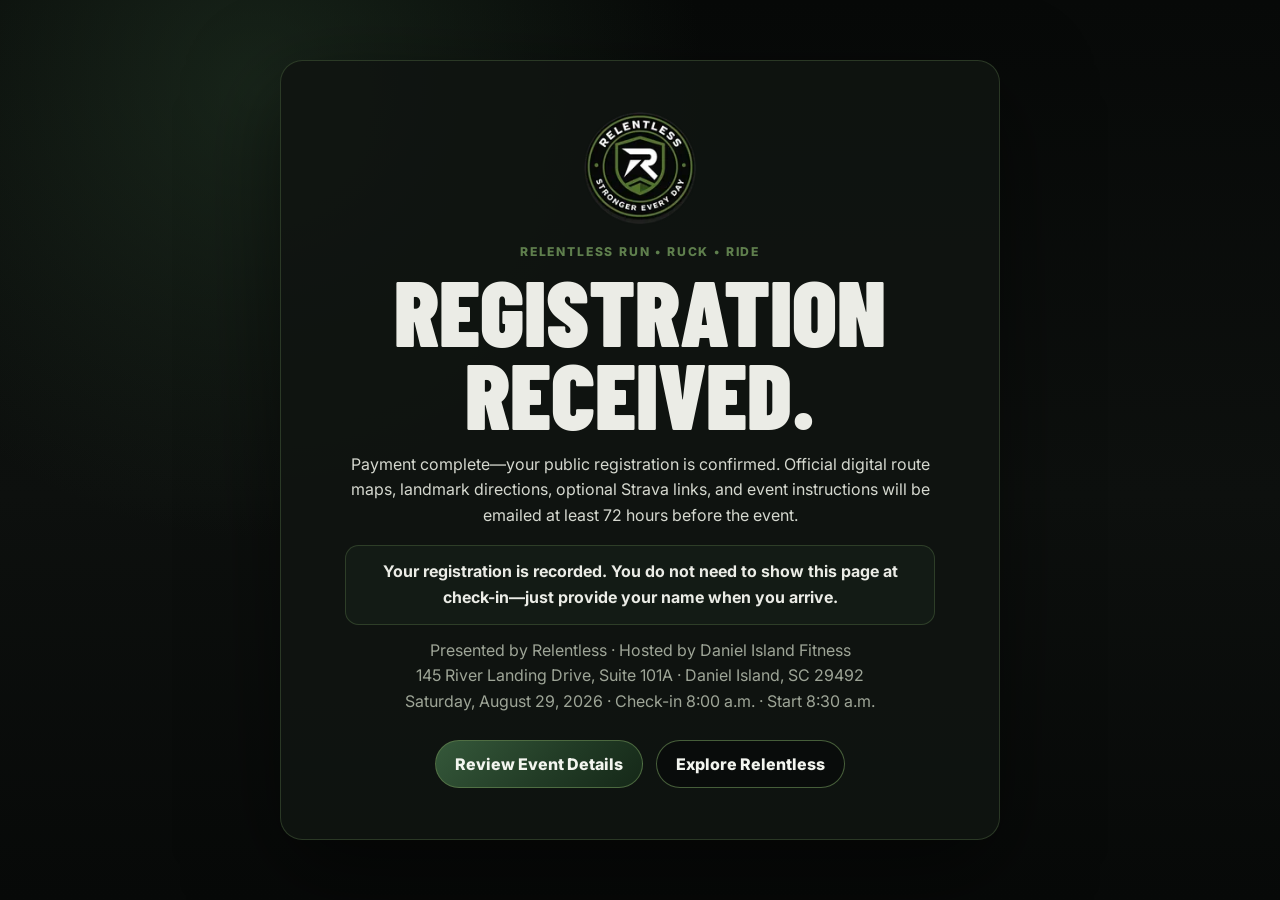
<file: run-ruck-ride/thanks.html>
<!DOCTYPE html>
<html lang="en">
<head>
  <meta charset="UTF-8" />
  <meta name="viewport" content="width=device-width, initial-scale=1.0" />
  <title>Registration Received | Relentless Run • Ruck • Ride</title>
  <meta name="robots" content="noindex" />
  <link rel="preconnect" href="https://fonts.googleapis.com" />
  <link rel="preconnect" href="https://fonts.gstatic.com" crossorigin />
  <link href="https://fonts.googleapis.com/css2?family=Barlow+Condensed:wght@800;900&family=Inter:wght@400;600;700;800&display=swap" rel="stylesheet" />
  <style>
    :root {
      --bg: #070908;
      --off-white: #ebece6;
      --soft-white: #d5d8cf;
      --muted: #9ea597;
      --green-bright: #5f7f4d;
      --line: rgba(95,127,77,.35);
    }
    * { box-sizing: border-box; }
    body {
      min-height: 100vh;
      margin: 0;
      display: grid;
      place-items: center;
      padding: 28px;
      color: var(--soft-white);
      background:
        radial-gradient(circle at 20% 10%, rgba(47,74,50,.42), transparent 28rem),
        linear-gradient(180deg, #070908, #0d100e 55%, #070908);
      font-family: Inter, system-ui, sans-serif;
    }
    .card {
      width: min(720px, 100%);
      border: 1px solid var(--line);
      border-radius: 1.4rem;
      padding: clamp(1.6rem, 5vw, 3.2rem);
      background: rgba(16,20,17,.9);
      box-shadow: 0 30px 90px rgba(0,0,0,.5);
      text-align: center;
    }
    .kicker {
      color: var(--green-bright);
      font-size: .76rem;
      font-weight: 800;
      letter-spacing: .15em;
      text-transform: uppercase;
    }
    h1 {
      margin: .55rem 0 1rem;
      color: var(--off-white);
      font: 900 clamp(3rem, 8vw, 5.8rem)/.9 "Barlow Condensed", Impact, sans-serif;
      text-transform: uppercase;
    }
    p { margin: .8rem auto 0; max-width: 590px; line-height: 1.6; }
    .muted { color: var(--muted); }
    .check-in-note {
      margin-top: 1rem;
      padding: .85rem 1rem;
      border: 1px solid var(--line);
      border-radius: .85rem;
      color: var(--off-white);
      background: rgba(47,74,50,.16);
      font-weight: 700;
    }
    .actions {
      margin-top: 1.6rem;
      display: flex;
      justify-content: center;
      flex-wrap: wrap;
      gap: .8rem;
    }
    a {
      display:inline-flex;
      min-height:3rem;
      align-items:center;
      justify-content:center;
      padding:.8rem 1.2rem;
      border:1px solid rgba(95,127,77,.72);
      border-radius:999px;
      color:#f3f5ef;
      background:linear-gradient(135deg,#35583a,#223c26 55%,#152818);
      font-weight:800;
      text-decoration:none;
    }
    a.secondary { background: rgba(7,9,8,.55); }
    .logo { width:112px;height:112px;object-fit:contain;margin:0 auto 1rem;display:block; }
  </style>
</head>
<body>
  <main class="card">
    <img class="logo" src="" alt="Relentless — Stronger Every Day" />
    <span class="kicker">Relentless Run • Ruck • Ride</span>
    <h1>Registration received.</h1>
    <p id="confirmation-message">Your information has been submitted.</p>
    <p class="check-in-note">Your registration is recorded. You do not need to show this page at check-in—just provide your name when you arrive.</p>
    <p class="muted">Presented by Relentless · Hosted by Daniel Island Fitness<br />145 River Landing Drive, Suite 101A · Daniel Island, SC 29492<br />Saturday, August 29, 2026 · Check-in 8:00 a.m. · Start 8:30 a.m.</p>
    <div class="actions">
      <a href="./">Review Event Details</a>
      <a class="secondary" href="../">Explore Relentless</a>
    </div>
  </main>
  <script>
    const params = new URLSearchParams(window.location.search);
    const type = params.get("type");
    const message = document.getElementById("confirmation-message");

    if (type === "included") {
      message.textContent = "Your included client registration has been received. We’ll verify your Relentless or Daniel Island Fitness client status. Official digital route maps, landmark directions, optional Strava links, and event instructions will be emailed at least 72 hours before the event.";
    } else {
      message.textContent = "Payment complete—your public registration is confirmed. Official digital route maps, landmark directions, optional Strava links, and event instructions will be emailed at least 72 hours before the event.";
    }
  </script>
  <script src="logo.js"></script>
</body>
</html>
</file>
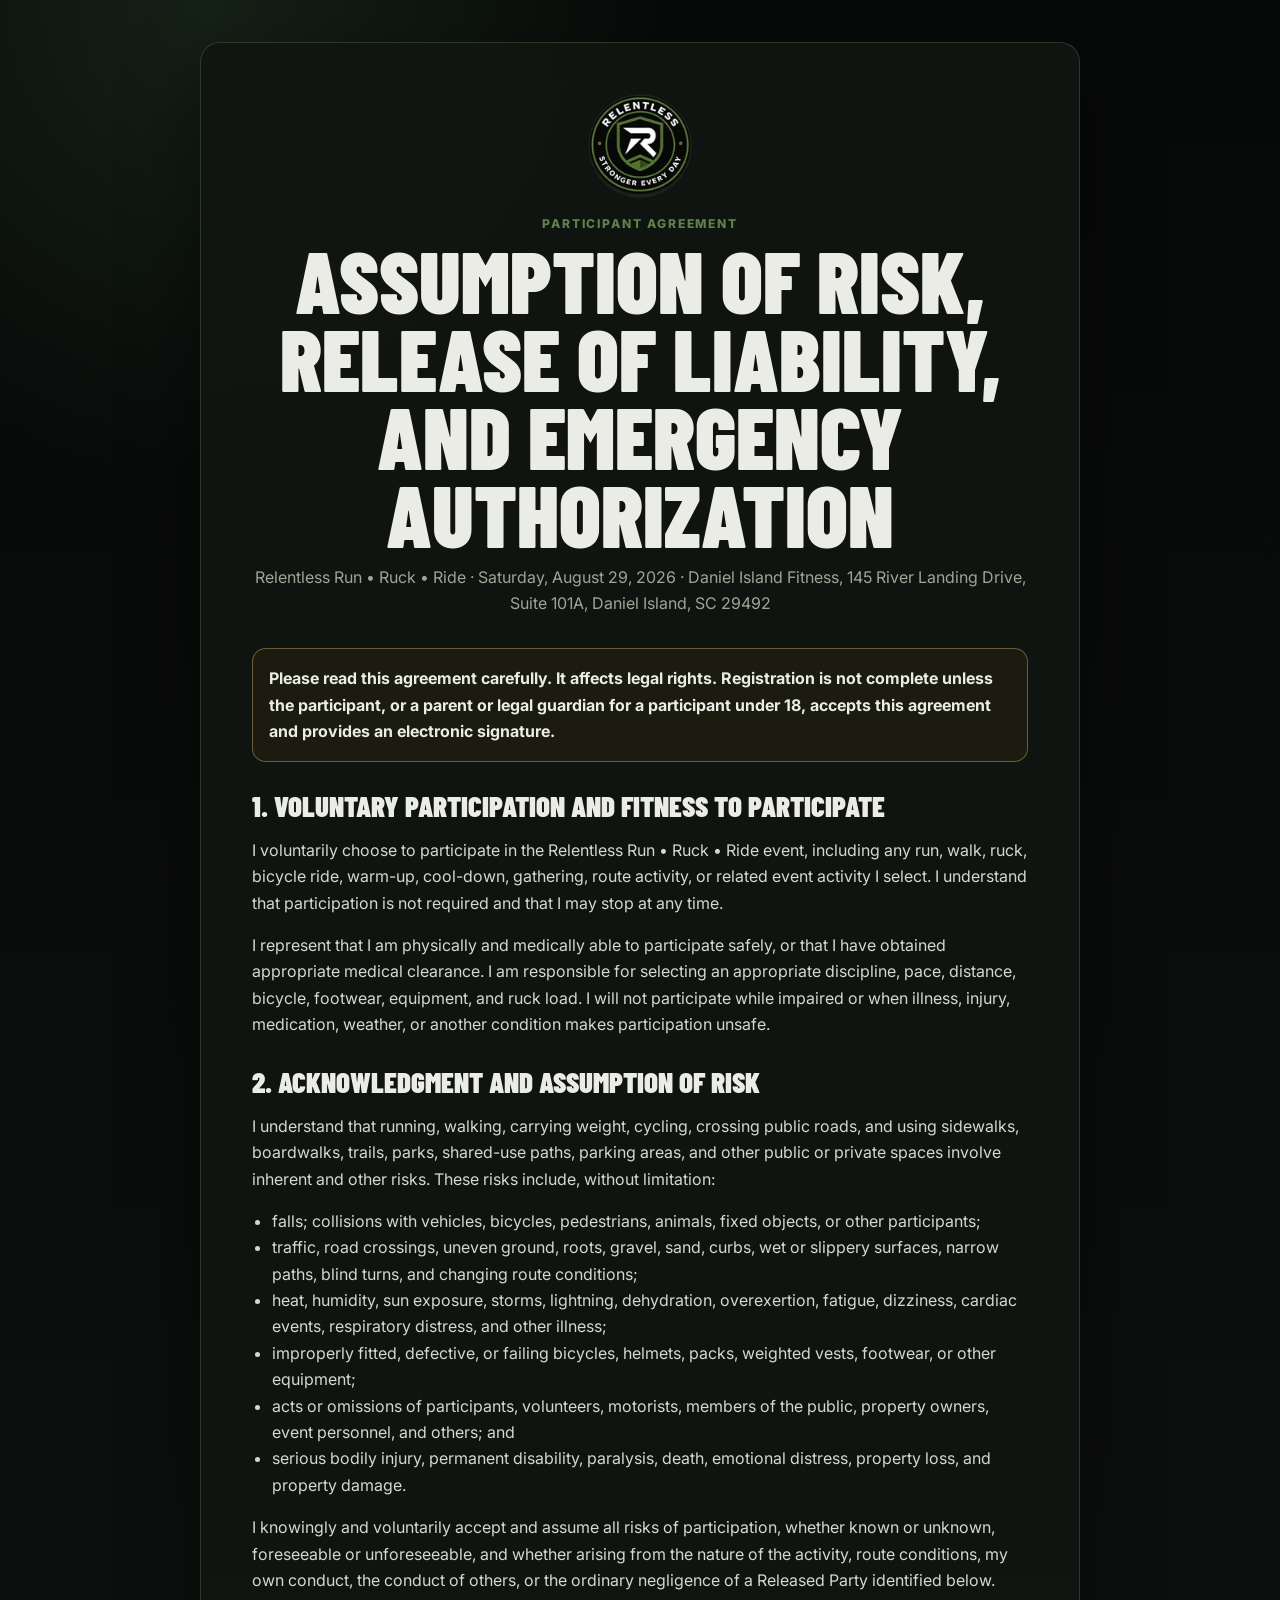
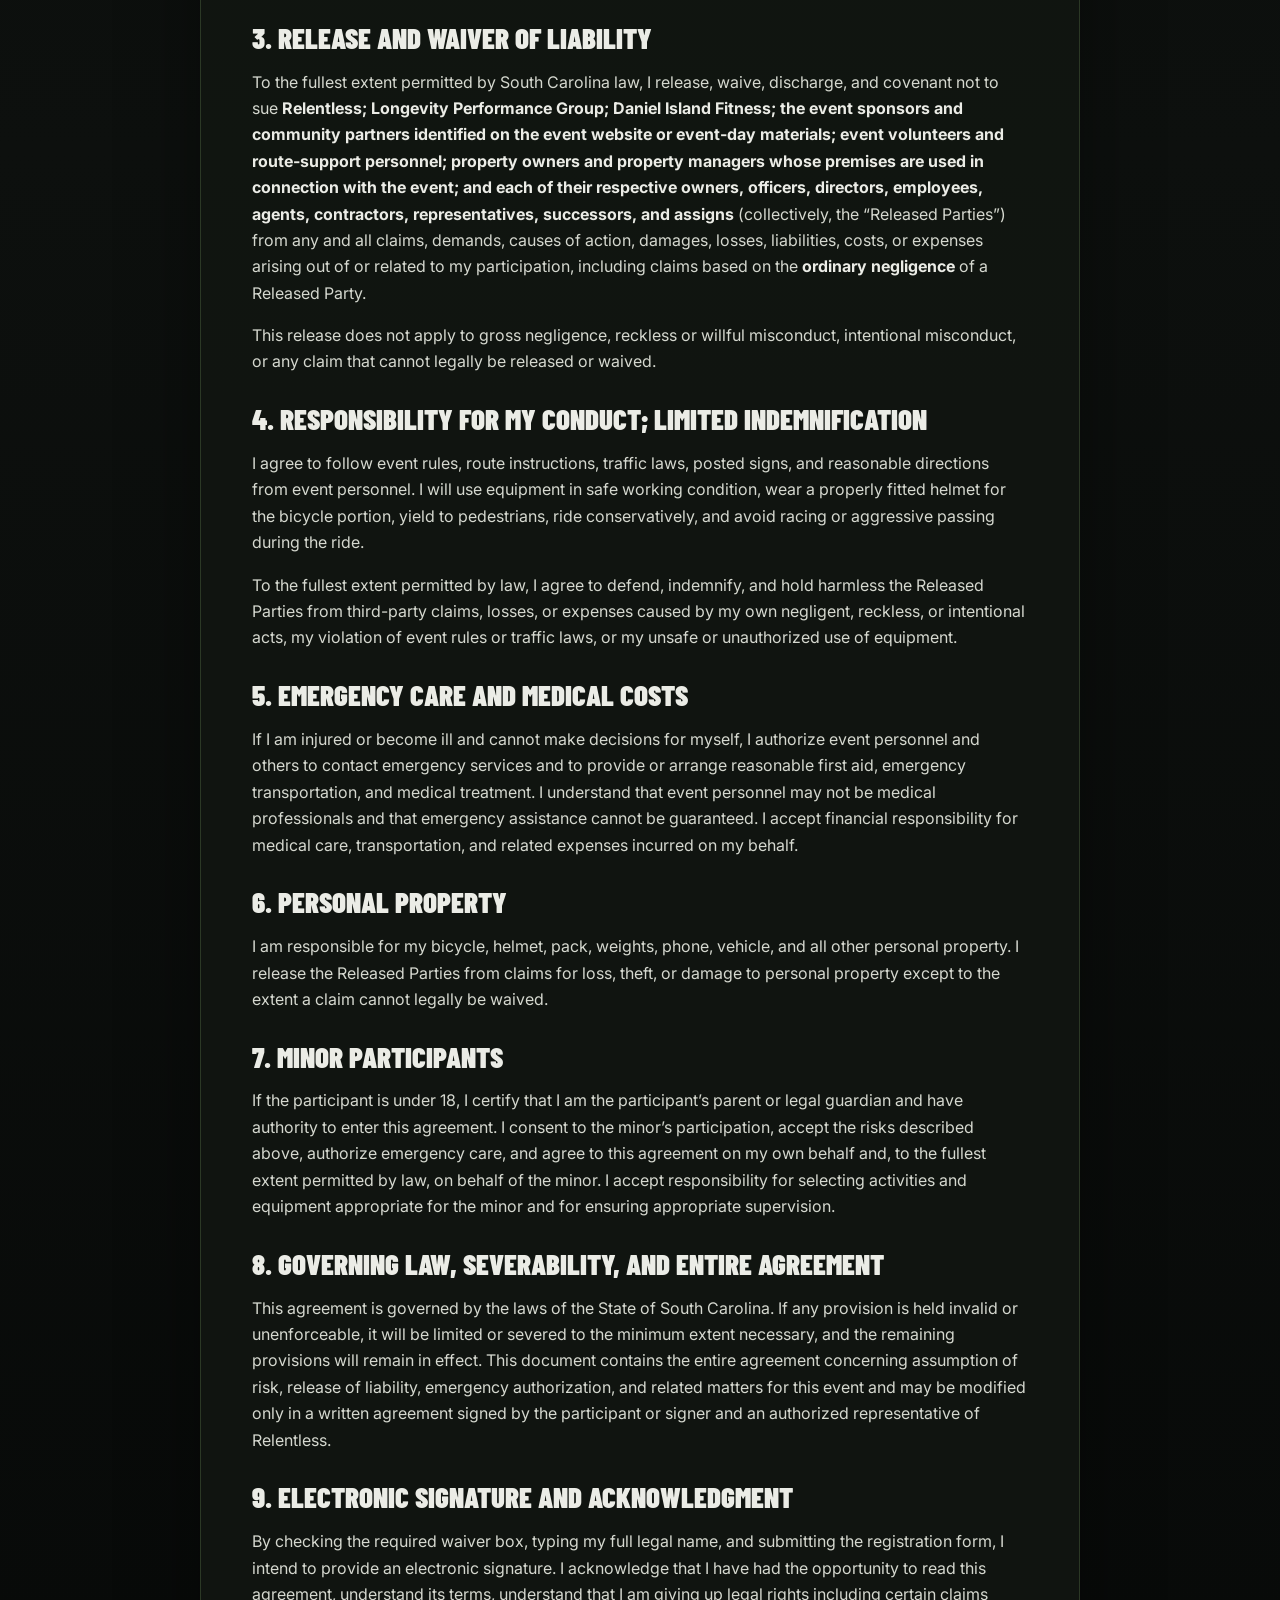
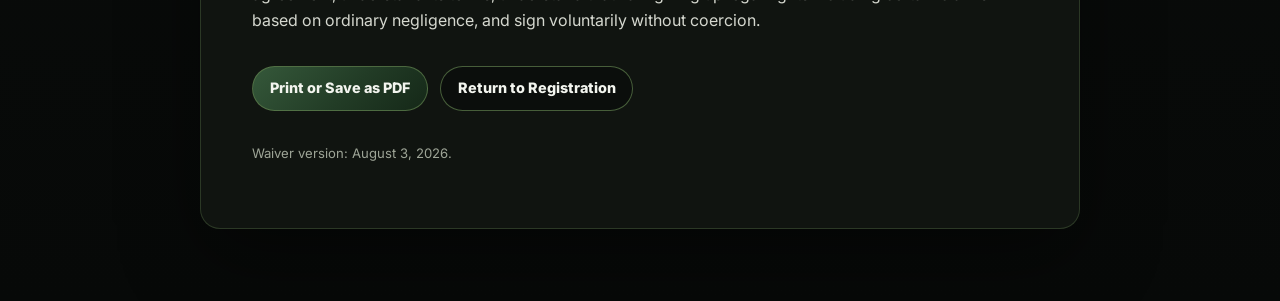
<file: run-ruck-ride/waiver.html>
<!DOCTYPE html>
<html lang="en">
<head>
  <meta charset="UTF-8" />
  <meta name="viewport" content="width=device-width, initial-scale=1.0" />
  <title>Participant Waiver | Relentless Run • Ruck • Ride</title>
  <meta name="robots" content="noindex" />
  <link rel="preconnect" href="https://fonts.googleapis.com" />
  <link rel="preconnect" href="https://fonts.gstatic.com" crossorigin />
  <link href="https://fonts.googleapis.com/css2?family=Barlow+Condensed:wght@800;900&family=Inter:wght@400;600;700;800&display=swap" rel="stylesheet" />
  <style>
    :root {
      --bg:#070908;
      --surface:#111612;
      --off-white:#ebece6;
      --soft-white:#d5d8cf;
      --muted:#9ea597;
      --green:#5f7f4d;
      --line:rgba(95,127,77,.34);
    }
    * { box-sizing:border-box; }
    body {
      margin:0;
      color:var(--soft-white);
      background:radial-gradient(circle at 16% 0%,rgba(47,74,50,.36),transparent 30rem),linear-gradient(180deg,#070908,#0d100e 50%,#070908);
      font-family:Inter,system-ui,sans-serif;
      line-height:1.65;
    }
    main { width:min(880px,calc(100% - 32px)); margin:0 auto; padding:42px 0 72px; }
    .card { border:1px solid var(--line); border-radius:1.25rem; background:rgba(17,22,18,.94); padding:clamp(1.4rem,5vw,3.2rem); box-shadow:0 28px 80px rgba(0,0,0,.42); }
    .logo { display:block; width:104px; height:104px; object-fit:contain; margin:0 auto 1rem; }
    .kicker { margin:0; color:var(--green); font-size:.76rem; font-weight:800; letter-spacing:.15em; text-align:center; text-transform:uppercase; }
    h1 { margin:.45rem 0 .7rem; color:var(--off-white); font:900 clamp(2.8rem,8vw,5.4rem)/.9 "Barlow Condensed",Impact,sans-serif; text-align:center; text-transform:uppercase; }
    .event { margin:0 auto 2rem; color:var(--muted); text-align:center; }
    h2 { margin:1.9rem 0 .55rem; color:var(--off-white); font:900 1.8rem/1 "Barlow Condensed",Impact,sans-serif; text-transform:uppercase; }
    p, li { color:var(--soft-white); }
    ul { padding-left:1.25rem; }
    strong { color:var(--off-white); }
    .notice { margin:1.4rem 0; padding:1rem; border:1px solid rgba(216,179,109,.42); border-radius:.85rem; background:rgba(76,55,24,.2); color:var(--off-white); font-weight:700; }
    .actions { display:flex; gap:.75rem; flex-wrap:wrap; margin-top:2rem; }
    a, button { display:inline-flex; min-height:2.8rem; align-items:center; justify-content:center; padding:.75rem 1.05rem; border:1px solid rgba(95,127,77,.72); border-radius:999px; color:#f3f5ef; background:linear-gradient(135deg,#35583a,#223c26 55%,#152818); font:800 .9rem/1 Inter,sans-serif; text-decoration:none; cursor:pointer; }
    button.secondary, a.secondary { background:rgba(7,9,8,.5); }
    .version { margin-top:2rem; color:var(--muted); font-size:.82rem; }
    @media print {
      body { background:white; color:black; }
      main { width:100%; padding:0; }
      .card { border:0; box-shadow:none; background:white; color:black; padding:0; }
      .logo,.actions { display:none; }
      h1,h2,strong,.notice,p,li,.event,.version { color:black; }
    }
  </style>
</head>
<body>
  <main>
    <article class="card">
      <img class="logo" src="" alt="Relentless — Stronger Every Day" />
      <p class="kicker">Participant Agreement</p>
      <h1>Assumption of Risk, Release of Liability, and Emergency Authorization</h1>
      <p class="event">Relentless Run • Ruck • Ride · Saturday, August 29, 2026 · Daniel Island Fitness, 145 River Landing Drive, Suite 101A, Daniel Island, SC 29492</p>

      <div class="notice">Please read this agreement carefully. It affects legal rights. Registration is not complete unless the participant, or a parent or legal guardian for a participant under 18, accepts this agreement and provides an electronic signature.</div>

      <h2>1. Voluntary Participation and Fitness to Participate</h2>
      <p>I voluntarily choose to participate in the Relentless Run • Ruck • Ride event, including any run, walk, ruck, bicycle ride, warm-up, cool-down, gathering, route activity, or related event activity I select. I understand that participation is not required and that I may stop at any time.</p>
      <p>I represent that I am physically and medically able to participate safely, or that I have obtained appropriate medical clearance. I am responsible for selecting an appropriate discipline, pace, distance, bicycle, footwear, equipment, and ruck load. I will not participate while impaired or when illness, injury, medication, weather, or another condition makes participation unsafe.</p>

      <h2>2. Acknowledgment and Assumption of Risk</h2>
      <p>I understand that running, walking, carrying weight, cycling, crossing public roads, and using sidewalks, boardwalks, trails, parks, shared-use paths, parking areas, and other public or private spaces involve inherent and other risks. These risks include, without limitation:</p>
      <ul>
        <li>falls; collisions with vehicles, bicycles, pedestrians, animals, fixed objects, or other participants;</li>
        <li>traffic, road crossings, uneven ground, roots, gravel, sand, curbs, wet or slippery surfaces, narrow paths, blind turns, and changing route conditions;</li>
        <li>heat, humidity, sun exposure, storms, lightning, dehydration, overexertion, fatigue, dizziness, cardiac events, respiratory distress, and other illness;</li>
        <li>improperly fitted, defective, or failing bicycles, helmets, packs, weighted vests, footwear, or other equipment;</li>
        <li>acts or omissions of participants, volunteers, motorists, members of the public, property owners, event personnel, and others; and</li>
        <li>serious bodily injury, permanent disability, paralysis, death, emotional distress, property loss, and property damage.</li>
      </ul>
      <p>I knowingly and voluntarily accept and assume all risks of participation, whether known or unknown, foreseeable or unforeseeable, and whether arising from the nature of the activity, route conditions, my own conduct, the conduct of others, or the ordinary negligence of a Released Party identified below.</p>

      <h2>3. Release and Waiver of Liability</h2>
      <p>To the fullest extent permitted by South Carolina law, I release, waive, discharge, and covenant not to sue <strong>Relentless; Longevity Performance Group; Daniel Island Fitness; the event sponsors and community partners identified on the event website or event-day materials; event volunteers and route-support personnel; property owners and property managers whose premises are used in connection with the event; and each of their respective owners, officers, directors, employees, agents, contractors, representatives, successors, and assigns</strong> (collectively, the “Released Parties”) from any and all claims, demands, causes of action, damages, losses, liabilities, costs, or expenses arising out of or related to my participation, including claims based on the <strong>ordinary negligence</strong> of a Released Party.</p>
      <p>This release does not apply to gross negligence, reckless or willful misconduct, intentional misconduct, or any claim that cannot legally be released or waived.</p>

      <h2>4. Responsibility for My Conduct; Limited Indemnification</h2>
      <p>I agree to follow event rules, route instructions, traffic laws, posted signs, and reasonable directions from event personnel. I will use equipment in safe working condition, wear a properly fitted helmet for the bicycle portion, yield to pedestrians, ride conservatively, and avoid racing or aggressive passing during the ride.</p>
      <p>To the fullest extent permitted by law, I agree to defend, indemnify, and hold harmless the Released Parties from third-party claims, losses, or expenses caused by my own negligent, reckless, or intentional acts, my violation of event rules or traffic laws, or my unsafe or unauthorized use of equipment.</p>

      <h2>5. Emergency Care and Medical Costs</h2>
      <p>If I am injured or become ill and cannot make decisions for myself, I authorize event personnel and others to contact emergency services and to provide or arrange reasonable first aid, emergency transportation, and medical treatment. I understand that event personnel may not be medical professionals and that emergency assistance cannot be guaranteed. I accept financial responsibility for medical care, transportation, and related expenses incurred on my behalf.</p>

      <h2>6. Personal Property</h2>
      <p>I am responsible for my bicycle, helmet, pack, weights, phone, vehicle, and all other personal property. I release the Released Parties from claims for loss, theft, or damage to personal property except to the extent a claim cannot legally be waived.</p>

      <h2>7. Minor Participants</h2>
      <p>If the participant is under 18, I certify that I am the participant’s parent or legal guardian and have authority to enter this agreement. I consent to the minor’s participation, accept the risks described above, authorize emergency care, and agree to this agreement on my own behalf and, to the fullest extent permitted by law, on behalf of the minor. I accept responsibility for selecting activities and equipment appropriate for the minor and for ensuring appropriate supervision.</p>

      <h2>8. Governing Law, Severability, and Entire Agreement</h2>
      <p>This agreement is governed by the laws of the State of South Carolina. If any provision is held invalid or unenforceable, it will be limited or severed to the minimum extent necessary, and the remaining provisions will remain in effect. This document contains the entire agreement concerning assumption of risk, release of liability, emergency authorization, and related matters for this event and may be modified only in a written agreement signed by the participant or signer and an authorized representative of Relentless.</p>

      <h2>9. Electronic Signature and Acknowledgment</h2>
      <p>By checking the required waiver box, typing my full legal name, and submitting the registration form, I intend to provide an electronic signature. I acknowledge that I have had the opportunity to read this agreement, understand its terms, understand that I am giving up legal rights including certain claims based on ordinary negligence, and sign voluntarily without coercion.</p>

      <div class="actions">
        <button type="button" onclick="window.print()">Print or Save as PDF</button>
        <a class="secondary" href="./#register">Return to Registration</a>
      </div>
      <p class="version">Waiver version: August 3, 2026.</p>
    </article>
  </main>
  <script src="logo.js"></script>
</body>
</html>
</file>
<file: styles.css>
:root{--bg:#070908;--graphite:#101411;--off:#ebece6;--soft:#d5d8cf;--muted:#9ea597;--green:#2f4a32;--green2:#6f9159;--deep:#17291a;--line:rgba(95,127,77,.28);--line2:rgba(95,127,77,.48);--shadow:0 28px 80px rgba(0,0,0,.42)}*{box-sizing:border-box}html{scroll-behavior:smooth}body{margin:0;font-family:Inter,ui-sans-serif,system-ui,-apple-system,BlinkMacSystemFont,"Segoe UI",sans-serif;color:var(--soft);background:radial-gradient(circle at 12% 8%,rgba(47,74,50,.34),transparent 32rem),radial-gradient(circle at 88% 0%,rgba(23,41,26,.62),transparent 36rem),linear-gradient(180deg,#080a09 0%,#0d100e 44%,#070908 100%);line-height:1.65}body:before{content:"";position:fixed;inset:0;pointer-events:none;background-image:linear-gradient(rgba(255,255,255,.025) 1px,transparent 1px),linear-gradient(90deg,rgba(255,255,255,.018) 1px,transparent 1px);background-size:48px 48px;mask-image:linear-gradient(to bottom,rgba(0,0,0,.65),transparent 72%)}a{color:inherit}.container{width:min(1120px,calc(100% - 40px));margin:0 auto}section{padding:clamp(3.2rem,7vw,6rem) 0}header{position:sticky;top:0;z-index:20;border-bottom:1px solid rgba(95,127,77,.16);background:rgba(7,9,8,.9);backdrop-filter:blur(14px)}.nav{min-height:86px;display:flex;align-items:center;justify-content:space-between;gap:1rem}.brand-logo{width:70px;height:70px;object-fit:contain;display:block}.nav-links{display:flex;align-items:center;gap:1.05rem;font-size:.87rem}.nav-links a{color:var(--soft);text-decoration:none}.nav-links a:hover{color:var(--off)}.eyebrow{display:inline-flex;margin-bottom:1rem;padding:.34rem .7rem;border:1px solid var(--line);border-radius:999px;background:rgba(18,23,19,.74);color:#c6d0bf;font-size:.74rem;font-weight:800;letter-spacing:.14em;text-transform:uppercase}h1,h2,h3,p{margin-top:0}h1{margin-bottom:1rem;max-width:950px;color:var(--off);font-size:clamp(3rem,7vw,6.2rem);line-height:.93;letter-spacing:-.052em}h2.section-title{color:var(--off);font-size:clamp(2rem,4.8vw,3.9rem);line-height:1;letter-spacing:-.045em;margin-bottom:1.1rem}h3{color:var(--off)}.lead{max-width:860px;color:var(--soft);font-size:clamp(1.08rem,1.8vw,1.3rem);line-height:1.55}.supporting,.section-copy{max-width:850px;color:var(--muted);font-size:1.02rem}.section-copy{color:var(--soft);font-size:1.05rem}.section-copy p:last-child{margin-bottom:0}.accent{color:#c4d7b6}.price-line{margin-top:1rem;color:#c6d0bf;font-weight:800}.cta-row{display:flex;flex-wrap:wrap;gap:.85rem;align-items:center;margin-top:1.75rem}.cta-button{display:inline-flex;align-items:center;justify-content:center;min-height:3rem;max-width:400px;padding:.8rem 1.25rem;border:1px solid rgba(111,145,89,.76);border-radius:999px;color:#f2f4ed;background:linear-gradient(135deg,#36573a 0%,#244128 52%,#172b19 100%);box-shadow:0 18px 44px rgba(20,49,24,.36);font-size:.95rem;font-weight:800;text-decoration:none;transition:transform 180ms ease,border-color 180ms ease}.cta-button:hover{transform:translateY(-2px);border-color:rgba(155,188,125,.95)}.cta-button.secondary{background:rgba(16,20,17,.72);box-shadow:none}.nav-cta{min-height:2.45rem;padding:.58rem 1rem}.microcopy{margin:.85rem 0 0;color:var(--muted);font-size:.9rem}.panel{position:relative;overflow:hidden;border:1px solid var(--line);border-radius:1.35rem;background:linear-gradient(145deg,rgba(23,27,24,.94),rgba(12,15,13,.9));box-shadow:var(--shadow)}.panel:before{content:"";position:absolute;inset:0;pointer-events:none;background:radial-gradient(circle at 15% 0%,rgba(95,127,77,.16),transparent 28rem)}.panel-inner{position:relative;padding:clamp(1.5rem,4vw,2.7rem)}.hero{padding-top:clamp(4rem,8vw,7rem);padding-bottom:clamp(4rem,8vw,7rem)}.hero-content{max-width:980px}.hero-kicker{margin-bottom:.85rem;color:#c6d0bf;font-size:clamp(1.15rem,2vw,1.45rem);font-weight:750}.hero-proof{display:flex;flex-wrap:wrap;gap:.7rem 1.25rem;margin-top:1.65rem;color:var(--muted);font-size:.92rem}.hero-proof span:before{content:"✓";margin-right:.45rem;color:#9bbb82;font-weight:900}.problem-grid,.score-grid,.story-grid{display:grid;grid-template-columns:.9fr 1.1fr;gap:clamp(1.5rem,5vw,4rem);align-items:start}.question-list{display:grid;gap:.75rem;margin-top:.4rem}.question{padding:.95rem 1rem;border-left:3px solid rgba(111,145,89,.72);background:rgba(10,13,11,.42);color:var(--soft)}.steps{display:grid;grid-template-columns:repeat(5,1fr);gap:.9rem;margin-top:2rem}.step,.card,.offer-card,.faq-item,.mini-card{border:1px solid var(--line);border-radius:1.05rem;background:rgba(10,13,11,.5);padding:1.3rem}.step-number{display:inline-flex;width:2rem;height:2rem;align-items:center;justify-content:center;border-radius:50%;background:var(--deep);border:1px solid var(--line2);color:#d9e4d2;font-weight:900;margin-bottom:.8rem}.step h3,.card h3,.offer-card h3,.mini-card h3{margin-bottom:.45rem;font-size:1.15rem}.step p,.card p,.offer-card p,.faq-item p,.mini-card p{margin-bottom:0;color:var(--muted)}.cards{display:grid;grid-template-columns:repeat(2,1fr);gap:1rem;margin-top:1.8rem}.card strong{display:block;color:var(--off);margin-bottom:.2rem}.score-grid{align-items:center}.score-visual{display:grid;grid-template-columns:180px 1fr;gap:1.4rem;align-items:center}.score-ring{width:180px;aspect-ratio:1;border-radius:50%;display:grid;place-items:center;background:conic-gradient(#7ea066 0 74%,rgba(255,255,255,.06) 74% 100%);position:relative}.score-ring:after{content:"";position:absolute;inset:10px;border-radius:50%;background:#0d110e}.score-number{position:relative;z-index:1;text-align:center;color:var(--off);font-size:3.2rem;font-weight:900;line-height:1}.score-number small{display:block;margin-top:.35rem;color:var(--muted);font-size:.7rem;letter-spacing:.12em;text-transform:uppercase}.metric-list{display:grid;gap:.6rem}.metric{display:flex;justify-content:space-between;gap:1rem;padding-bottom:.55rem;border-bottom:1px solid rgba(95,127,77,.18);color:var(--soft)}.metric span:last-child{color:#b9caaa;font-weight:800}.offer-grid{display:grid;grid-template-columns:repeat(2,1fr);gap:1rem;margin-top:1.8rem}.offer-card{position:relative;display:flex;flex-direction:column;min-height:100%}.offer-card.primary{border-color:var(--line2);background:linear-gradient(145deg,rgba(29,43,32,.92),rgba(11,15,12,.92))}.offer-label{color:#b9caaa;font-size:.75rem;font-weight:900;letter-spacing:.12em;text-transform:uppercase}.offer-price{margin:.45rem 0 .8rem;color:var(--off);font-size:1.85rem;font-weight:900;line-height:1.15}.offer-price small{display:block;margin-top:.25rem;color:var(--muted);font-size:.8rem;font-weight:650}.offer-list{margin:1rem 0 0;padding:0;list-style:none;display:grid;gap:.55rem}.offer-list li{color:var(--soft);font-size:.94rem}.offer-list li:before{content:"✓";margin-right:.5rem;color:#9bbb82;font-weight:900}.offer-card .cta-row{margin-top:auto;padding-top:1.4rem}.coach-grid{display:grid;grid-template-columns:repeat(2,1fr);gap:1rem;margin-top:1.8rem}.coach-card{padding:1.5rem;border:1px solid var(--line);border-radius:1.05rem;background:rgba(10,13,11,.5)}.coach-role{margin:-.15rem 0 .8rem;color:#b8c9ad;font-size:.88rem;font-weight:800;letter-spacing:.06em;text-transform:uppercase}.coach-card p:last-child{margin-bottom:0;color:var(--muted)}.story-grid{grid-template-columns:minmax(280px,.9fr) 1.1fr;align-items:center}.story-photo{width:100%;aspect-ratio:4/5;object-fit:cover;object-position:center;border-radius:1.25rem;border:1px solid var(--line2);box-shadow:0 0 0 8px rgba(47,74,50,.08),0 30px 80px rgba(0,0,0,.48);display:block}.manifesto{font-size:clamp(1.25rem,2.1vw,1.65rem);line-height:1.45;color:var(--off)}.disclaimer{margin-top:1.2rem;color:var(--muted);font-size:.82rem;line-height:1.55}.faq-grid{display:grid;grid-template-columns:repeat(2,1fr);gap:1rem;margin-top:1.6rem}.faq-item h3{margin-bottom:.5rem;font-size:1.05rem}.breadcrumb{padding-top:1.35rem;color:var(--muted);font-size:.85rem}.breadcrumb a{text-decoration:none}.breadcrumb a:hover{color:var(--off)}.local-strip{display:flex;flex-wrap:wrap;gap:.55rem;margin-top:1rem}.local-strip span{padding:.35rem .6rem;border:1px solid rgba(95,127,77,.2);border-radius:999px;color:var(--muted);font-size:.82rem}.final-cta{text-align:center}.final-cta .section-copy{margin:0 auto}.final-cta .cta-row{justify-content:center}.form-section{padding-top:0;padding-bottom:5rem}.lead-form-wrap{max-width:800px;margin:0 auto}.lead-form{display:grid;gap:1rem;margin-top:1.6rem;text-align:left}.form-grid{display:grid;grid-template-columns:repeat(2,minmax(0,1fr));gap:1rem}.field{display:grid;gap:.42rem}.field.full{grid-column:1/-1}label{color:var(--off);font-size:.84rem;font-weight:800;letter-spacing:.08em;text-transform:uppercase}input,select,textarea{width:100%;border:1px solid rgba(95,127,77,.34);border-radius:.9rem;background:rgba(7,9,8,.78);color:var(--off);font:inherit;min-height:3.1rem;padding:.85rem .95rem;outline:none}input:focus,select:focus,textarea:focus{border-color:rgba(155,188,125,.82);box-shadow:0 0 0 3px rgba(111,145,89,.13)}textarea{min-height:7.5rem;resize:vertical}option{background:#101411}.form-note{margin:0;color:var(--muted);font-size:.82rem}footer{padding:2.5rem 0 3.5rem;border-top:1px solid rgba(95,127,77,.14);color:var(--muted);font-size:.9rem}.footer-links{display:flex;flex-wrap:wrap;gap:1rem;margin-top:.8rem}.footer-links a{text-decoration:none}.footer-links a:hover{color:var(--off)}@media(max-width:960px){.nav-links a:not(.nav-cta):not(.community-link){display:none}.problem-grid,.score-grid,.story-grid{grid-template-columns:1fr}.steps{grid-template-columns:repeat(2,1fr)}.offer-grid{grid-template-columns:1fr}.coach-grid,.cards{grid-template-columns:1fr}.story-photo{aspect-ratio:16/12}}@media(max-width:700px){.score-visual{grid-template-columns:1fr;justify-items:center}.metric-list{width:100%}.faq-grid{grid-template-columns:1fr}}@media(max-width:640px){.container{width:min(100% - 28px,1120px)}section{padding:3.4rem 0}.nav{min-height:76px}.brand-logo{width:60px;height:60px}.community-link{display:none}.nav-cta{font-size:.8rem}.steps,.form-grid{grid-template-columns:1fr}.cta-button{width:100%;max-width:430px}.cta-row{align-items:stretch}.hero-proof{display:grid;gap:.5rem}}
</file>
<file: run-ruck-ride/base.css>
:root {
      --bg: #070908;
      --graphite: #101411;
      --charcoal: #171b18;
      --surface: rgba(18, 23, 19, 0.9);
      --off-white: #ebece6;
      --soft-white: #d5d8cf;
      --muted: #9ea597;
      --green: #2f4a32;
      --green-bright: #5f7f4d;
      --green-deep: #17291a;
      --line: rgba(95, 127, 77, 0.3);
      --line-strong: rgba(95, 127, 77, 0.55);
      --danger: #d8b36d;
      --shadow: 0 28px 80px rgba(0, 0, 0, 0.46);
    }

    * { box-sizing: border-box; }
    html { scroll-behavior: smooth; }
    body {
      margin: 0;
      font-family: Inter, ui-sans-serif, system-ui, -apple-system, BlinkMacSystemFont, "Segoe UI", sans-serif;
      color: var(--soft-white);
      background:
        radial-gradient(circle at 12% 8%, rgba(47, 74, 50, 0.38), transparent 30rem),
        radial-gradient(circle at 88% 0%, rgba(23, 41, 26, 0.62), transparent 34rem),
        linear-gradient(180deg, #070908 0%, #0d100e 45%, #070908 100%);
      line-height: 1.6;
    }

    body::before {
      content: "";
      position: fixed;
      inset: 0;
      pointer-events: none;
      background-image:
        linear-gradient(rgba(255,255,255,0.022) 1px, transparent 1px),
        linear-gradient(90deg, rgba(255,255,255,0.016) 1px, transparent 1px);
      background-size: 48px 48px;
      mask-image: linear-gradient(to bottom, rgba(0,0,0,0.8), transparent 78%);
    }

    a { color: inherit; }
    img { max-width: 100%; }
    .container { width: min(1140px, calc(100% - 40px)); margin: 0 auto; }
    .sr-only {
      position: absolute;
      width: 1px;
      height: 1px;
      padding: 0;
      margin: -1px;
      overflow: hidden;
      clip: rect(0, 0, 0, 0);
      white-space: nowrap;
      border: 0;
    }

    .site-header {
      position: sticky;
      top: 0;
      z-index: 20;
      border-bottom: 1px solid rgba(95, 127, 77, 0.16);
      background: rgba(7, 9, 8, 0.86);
      backdrop-filter: blur(16px);
    }

    .nav {
      min-height: 74px;
      display: flex;
      align-items: center;
      justify-content: space-between;
      gap: 1rem;
    }

    .brand-link {
      display: inline-flex;
      align-items: center;
      gap: 0.85rem;
      text-decoration: none;
    }

    .brand-logo {
      display: block;
      width: 72px;
      height: 72px;
      object-fit: contain;
    }

    .nav-links {
      display: flex;
      align-items: center;
      gap: 1rem;
      font-size: 0.9rem;
      font-weight: 700;
    }

    .nav-links a {
      text-decoration: none;
      color: var(--soft-white);
    }

    .nav-links a:hover { color: var(--off-white); }

    .button {
      display: inline-flex;
      align-items: center;
      justify-content: center;
      min-height: 3rem;
      padding: 0.8rem 1.25rem;
      border: 1px solid rgba(95, 127, 77, 0.72);
      border-radius: 999px;
      color: #f3f5ef;
      background: linear-gradient(135deg, #35583a 0%, #223c26 55%, #152818 100%);
      box-shadow: 0 18px 44px rgba(20, 49, 24, 0.34);
      font: 800 0.95rem/1 Inter, sans-serif;
      text-decoration: none;
      cursor: pointer;
      transition: transform 180ms ease, border-color 180ms ease, filter 180ms ease;
    }

    .button:hover {
      transform: translateY(-2px);
      border-color: rgba(143, 176, 112, 0.95);
      filter: brightness(1.06);
    }

    .button.secondary {
      background: rgba(16, 20, 17, 0.78);
      box-shadow: none;
    }

    .hero {
      padding: clamp(4.25rem, 9vw, 8.25rem) 0 clamp(3.5rem, 7vw, 6.25rem);
    }

    .hero-grid {
      display: grid;
      grid-template-columns: minmax(0, 1.2fr) minmax(320px, 0.8fr);
      gap: clamp(2rem, 5vw, 4.8rem);
      align-items: center;
    }

    .eyebrow {
      display: inline-flex;
      align-items: center;
      gap: 0.5rem;
      margin-bottom: 1rem;
      padding: 0.38rem 0.72rem;
      border: 1px solid var(--line);
      border-radius: 999px;
      background: rgba(18, 23, 19, 0.76);
      color: #c9d4c2;
      font-size: 0.74rem;
      font-weight: 800;
      letter-spacing: 0.15em;
      text-transform: uppercase;
    }

    .hero-title {
      margin: 0;
      color: var(--off-white);
      font-family: "Barlow Condensed", Impact, "Arial Narrow", sans-serif;
      font-size: clamp(4rem, 10vw, 8.4rem);
      font-weight: 900;
      line-height: 0.82;
      letter-spacing: -0.035em;
      text-transform: uppercase;
      text-wrap: balance;
      text-shadow: 0 2px 0 rgba(255,255,255,0.04);
    }

    .hero-title .green { color: var(--green-bright); }
    .hero-lead {
      max-width: 760px;
      margin: 1.6rem 0 0;
      color: var(--soft-white);
      font-size: clamp(1.05rem, 1.8vw, 1.28rem);
      line-height: 1.55;
    }

    .hero-actions {
      display: flex;
      flex-wrap: wrap;
      gap: 0.85rem;
      margin-top: 1.8rem;
    }

    .microcopy {
      margin: 0.9rem 0 0;
      color: var(--muted);
      font-size: 0.9rem;
    }

    .event-card {
      position: relative;
      overflow: hidden;
      border: 1px solid var(--line-strong);
      border-radius: 1.4rem;
      background: linear-gradient(145deg, rgba(23, 27, 24, 0.96), rgba(10, 13, 11, 0.92));
      box-shadow: var(--shadow);
    }

    .event-card::before {
      content: "";
      position: absolute;
      inset: 0;
      pointer-events: none;
      background:
        radial-gradient(circle at 10% 0%, rgba(95, 127, 77, 0.25), transparent 20rem),
        linear-gradient(135deg, transparent 0 70%, rgba(95, 127, 77, 0.06) 70%);
    }

    .event-card-inner {
      position: relative;
      padding: clamp(1.4rem, 3.5vw, 2.2rem);
    }

    .event-card h2 {
      margin: 0 0 1rem;
      color: var(--off-white);
      font: 900 clamp(2rem, 4vw, 3.25rem)/0.95 "Barlow Condensed", Impact, sans-serif;
      text-transform: uppercase;
      letter-spacing: 0.01em;
    }

    .event-facts {
      display: grid;
      gap: 0;
      margin: 0;
    }

    .event-fact {
      display: grid;
      grid-template-columns: 92px 1fr;
      gap: 0.8rem;
      padding: 0.78rem 0;
      border-top: 1px solid rgba(95, 127, 77, 0.18);
    }

    .event-fact dt {
      color: var(--muted);
      font-size: 0.73rem;
      font-weight: 800;
      letter-spacing: 0.12em;
      text-transform: uppercase;
    }

    .event-fact dd {
      margin: 0;
      color: var(--off-white);
      font-weight: 700;
    }

    .price-pill {
      display: inline-flex;
      margin-top: 1rem;
      padding: 0.45rem 0.75rem;
      border: 1px solid var(--line);
      border-radius: 999px;
      background: rgba(47, 74, 50, 0.24);
      color: #dce5d6;
      font-size: 0.86rem;
      font-weight: 800;
    }

    section { padding: clamp(3.5rem, 7vw, 6rem) 0; }
    .section-kicker {
      margin: 0 0 0.5rem;
      color: var(--green-bright);
      font-size: 0.76rem;
      font-weight: 800;
      letter-spacing: 0.16em;
      text-transform: uppercase;
    }

    .section-title {
      max-width: 850px;
      margin: 0;
      color: var(--off-white);
      font: 900 clamp(2.7rem, 6vw, 5.4rem)/0.9 "Barlow Condensed", Impact, sans-serif;
      letter-spacing: -0.02em;
      text-transform: uppercase;
    }

    .section-copy {
      max-width: 820px;
      margin: 1rem 0 0;
      color: var(--soft-white);
      font-size: 1.04rem;
    }

    .format-grid {
      display: grid;
      grid-template-columns: repeat(3, minmax(0, 1fr));
      gap: 1rem;
      margin-top: 2rem;
    }

    .discipline {
      position: relative;
      overflow: hidden;
      min-height: 320px;
      border: 1px solid var(--line);
      border-radius: 1.2rem;
      background: rgba(12, 15, 13, 0.72);
      padding: 1.45rem;
    }

    .discipline::after {
      content: attr(data-step);
      position: absolute;
      right: 0.9rem;
      bottom: -0.35rem;
      color: rgba(95, 127, 77, 0.12);
      font: 900 7.5rem/1 "Barlow Condensed", Impact, sans-serif;
    }

    .discipline h3 {
      margin: 0;
      color: var(--off-white);
      font: 900 2.25rem/0.95 "Barlow Condensed", Impact, sans-serif;
      text-transform: uppercase;
    }

    .distance {
      display: block;
      margin: 0.65rem 0 1rem;
      color: var(--green-bright);
      font-size: 1.05rem;
      font-weight: 800;
      letter-spacing: 0.08em;
      text-transform: uppercase;
    }

    .discipline p { margin: 0 0 0.8rem; color: var(--muted); }
    .discipline strong { color: var(--soft-white); }

    .notice {
      margin-top: 1.25rem;
      padding: 1rem 1.1rem;
      border-left: 3px solid var(--green-bright);
      border-radius: 0.65rem;
      background: rgba(47, 74, 50, 0.16);
      color: var(--soft-white);
    }
</file>
<file: run-ruck-ride/components.css>
.two-col {
      display: grid;
      grid-template-columns: minmax(0, 1fr) minmax(320px, 0.8fr);
      gap: clamp(1.5rem, 4vw, 3rem);
      align-items: start;
    }

    .panel {
      border: 1px solid var(--line);
      border-radius: 1.25rem;
      background: linear-gradient(145deg, rgba(23, 27, 24, 0.94), rgba(12, 15, 13, 0.9));
      box-shadow: var(--shadow);
    }

    .panel-inner { padding: clamp(1.45rem, 4vw, 2.5rem); }

    .checklist,
    .rules {
      list-style: none;
      margin: 1.3rem 0 0;
      padding: 0;
      display: grid;
      gap: 0.75rem;
    }

    .checklist li,
    .rules li {
      position: relative;
      padding-left: 1.65rem;
      color: var(--soft-white);
    }

    .checklist li::before,
    .rules li::before {
      content: "";
      position: absolute;
      left: 0;
      top: 0.62em;
      width: 0.55rem;
      height: 0.55rem;
      border: 2px solid var(--green-bright);
      border-radius: 50%;
      transform: translateY(-50%);
    }

    .route-grid {
      display: grid;
      grid-template-columns: repeat(3, minmax(0, 1fr));
      gap: 1rem;
      margin-top: 1.8rem;
    }

    .route-card {
      min-height: 210px;
      display: flex;
      flex-direction: column;
      justify-content: space-between;
      border: 1px dashed var(--line-strong);
      border-radius: 1rem;
      background:
        linear-gradient(rgba(7,9,8,0.65), rgba(7,9,8,0.82)),
        radial-gradient(circle at 50% 20%, rgba(95,127,77,0.16), transparent 12rem);
      padding: 1.2rem;
    }

    .route-card h3 {
      margin: 0;
      color: var(--off-white);
      font: 900 1.75rem/1 "Barlow Condensed", Impact, sans-serif;
      text-transform: uppercase;
    }

    .route-card p { margin: 0.7rem 0 0; color: var(--muted); }
    .route-status {
      margin-top: 1.4rem;
      color: var(--green-bright);
      font-size: 0.78rem;
      font-weight: 800;
      letter-spacing: 0.12em;
      text-transform: uppercase;
    }

    .mission-band {
      position: relative;
      overflow: hidden;
      border-top: 1px solid var(--line);
      border-bottom: 1px solid var(--line);
      background: rgba(15, 20, 16, 0.72);
    }

    .mission-band::before {
      content: "";
      position: absolute;
      inset: 0;
      pointer-events: none;
      background: radial-gradient(circle at 20% 0%, rgba(95, 127, 77, 0.2), transparent 34rem);
    }

    .mission-content {
      position: relative;
      display: grid;
      grid-template-columns: 0.85fr 1.15fr;
      gap: clamp(1.5rem, 5vw, 4rem);
      align-items: center;
    }

    .mission-quote {
      margin: 0;
      color: var(--off-white);
      font: 900 clamp(2.7rem, 6vw, 5.3rem)/0.92 "Barlow Condensed", Impact, sans-serif;
      text-transform: uppercase;
    }

    .mission-copy p { color: var(--soft-white); }
    .mission-copy p:last-of-type { margin-bottom: 1.35rem; }

    .registration { padding-top: clamp(4rem, 8vw, 7rem); }

    .registration-grid {
      display: grid;
      grid-template-columns: minmax(0, 0.72fr) minmax(0, 1.28fr);
      gap: clamp(1.5rem, 4vw, 3rem);
      align-items: start;
    }

    .registration-summary { position: sticky; top: 100px; }

    .registration-price {
      margin: 1.2rem 0 0;
      color: var(--off-white);
      font: 900 3rem/1 "Barlow Condensed", Impact, sans-serif;
      text-transform: uppercase;
    }

    .registration-price span { color: var(--green-bright); }
    form { display: grid; gap: 1rem; }

    .form-grid {
      display: grid;
      grid-template-columns: repeat(2, minmax(0, 1fr));
      gap: 1rem;
    }

    .field { display: grid; gap: 0.42rem; }
    .field.full { grid-column: 1 / -1; }
    [hidden] { display: none !important; }

    label,
    legend {
      color: var(--off-white);
      font-size: 0.78rem;
      font-weight: 800;
      letter-spacing: 0.1em;
      text-transform: uppercase;
    }

    input,
    select,
    textarea {
      width: 100%;
      min-height: 3.15rem;
      border: 1px solid rgba(95, 127, 77, 0.36);
      border-radius: 0.85rem;
      background: rgba(7, 9, 8, 0.82);
      color: var(--off-white);
      font: inherit;
      padding: 0.85rem 0.95rem;
      outline: none;
    }

    textarea { min-height: 7.5rem; resize: vertical; }
    input:focus,
    select:focus,
    textarea:focus {
      border-color: rgba(143, 176, 112, 0.95);
      box-shadow: 0 0 0 4px rgba(95, 127, 77, 0.18);
    }

    .waiver-summary {
      display: grid;
      gap: 0.75rem;
      padding: 1.15rem;
      border: 1px solid rgba(216, 179, 109, 0.42);
      border-radius: 0.95rem;
      background: linear-gradient(145deg, rgba(76, 55, 24, 0.24), rgba(7, 9, 8, 0.62));
    }

    .waiver-summary h3 {
      margin: 0;
      color: var(--off-white);
      font: 900 1.9rem/1 "Barlow Condensed", Impact, sans-serif;
      text-transform: uppercase;
    }

    .waiver-summary p {
      margin: 0;
      color: var(--soft-white);
      font-size: 0.92rem;
      line-height: 1.55;
    }

    .legal-link {
      color: #d9e5d1;
      font-weight: 800;
      text-underline-offset: 0.2em;
    }

    .signature-note {
      margin: 0;
      color: var(--muted);
      font-size: 0.82rem;
    }

    .checkbox-row {
      display: grid;
      grid-template-columns: auto 1fr;
      gap: 0.7rem;
      align-items: start;
      padding: 0.85rem;
      border: 1px solid rgba(95, 127, 77, 0.2);
      border-radius: 0.8rem;
      background: rgba(7, 9, 8, 0.45);
    }

    .checkbox-row input {
      width: 1.1rem;
      min-height: 1.1rem;
      height: 1.1rem;
      margin-top: 0.18rem;
      accent-color: var(--green-bright);
    }

    .checkbox-row label {
      color: var(--soft-white);
      font-size: 0.9rem;
      font-weight: 500;
      letter-spacing: 0;
      line-height: 1.45;
      text-transform: none;
    }

    .form-note,
    .status {
      margin: 0;
      color: var(--muted);
      font-size: 0.9rem;
    }

    .status {
      display: none;
      padding: 0.85rem 1rem;
      border: 1px solid var(--line);
      border-radius: 0.75rem;
      background: rgba(47, 74, 50, 0.17);
      color: var(--soft-white);
    }

    .status.error {
      border-color: rgba(216, 179, 109, 0.45);
      background: rgba(86, 57, 18, 0.25);
    }

    .faq { max-width: 900px; margin-top: 2rem; display: grid; gap: 0.75rem; }
    details { border: 1px solid var(--line); border-radius: 0.9rem; background: rgba(12, 15, 13, 0.6); padding: 1rem 1.1rem; }
    summary { color: var(--off-white); font-weight: 800; cursor: pointer; }
    details p { margin: 0.75rem 0 0; color: var(--muted); }

    footer {
      padding: 2.5rem 0;
      border-top: 1px solid rgba(95, 127, 77, 0.18);
      color: var(--muted);
      font-size: 0.9rem;
    }

    .footer-row { display: flex; justify-content: space-between; gap: 1rem; align-items: center; }
    .footer-row a { color: var(--soft-white); text-decoration: none; }

    fieldset { margin: 0; padding: 0; border: 0; }
    legend { margin-bottom: .55rem; }
    .choice-grid { display: grid; grid-template-columns: repeat(3,minmax(0,1fr)); gap: .75rem; }
    .choice-card { position: relative; display: grid; grid-template-columns: auto 1fr; gap: .65rem; align-items: start; min-height: 92px; padding: .9rem; border: 1px solid rgba(95,127,77,.28); border-radius: .85rem; background: rgba(7,9,8,.54); color: var(--soft-white); cursor: pointer; }
    .choice-card:hover { border-color: rgba(143,176,112,.72); }
    .choice-card input { width: 1.05rem; min-height: 1.05rem; height: 1.05rem; margin-top: .14rem; accent-color: var(--green-bright); }
    .choice-card strong { display: block; color: var(--off-white); font-size: .94rem; }
    .choice-card span { display: block; margin-top: .2rem; color: var(--muted); font-size: .82rem; line-height: 1.35; }
    .navigation-panel { margin-top: 1.35rem; }
    .navigation-steps { display: grid; grid-template-columns: repeat(4,minmax(0,1fr)); gap: .8rem; margin-top: 1.2rem; }
    .navigation-step { border: 1px solid var(--line); border-radius: .9rem; padding: 1rem; background: rgba(7,9,8,.42); }
    .navigation-step b { display: block; margin-bottom: .35rem; color: var(--green-bright); font: 900 1.35rem/1 "Barlow Condensed",Impact,sans-serif; }
    .navigation-step p { margin: 0; color: var(--muted); font-size: .9rem; }
    .giveaway-band { border-top: 1px solid var(--line); border-bottom: 1px solid var(--line); background: linear-gradient(135deg,rgba(47,74,50,.2),rgba(7,9,8,.7)); }
    .giveaway-grid { display: grid; grid-template-columns: .82fr 1.18fr; gap: clamp(1.5rem,5vw,4rem); align-items: center; }
    .giveaway-list { list-style: none; margin: 1rem 0 0; padding: 0; display: grid; gap: .65rem; }
    .giveaway-list li { position: relative; padding-left: 1.45rem; color: var(--soft-white); }
    .giveaway-list li:before { content: "•"; position: absolute; left: 0; color: var(--green-bright); font-weight: 900; }

    @media (max-width: 900px) {
      .hero-grid,
      .two-col,
      .mission-content,
      .registration-grid,
      .giveaway-grid { grid-template-columns: 1fr; }
      .format-grid,
      .route-grid,
      .navigation-steps { grid-template-columns: 1fr; }
      .registration-summary { position: static; }
      .nav-links a:not(.button) { display: none; }
    }

    @media (max-width: 640px) {
      .container { width: min(100% - 28px, 1140px); }
      .brand-logo { width: 62px; height: 62px; }
      .nav { min-height: 66px; }
      .nav-links .button { min-height: 2.6rem; padding: 0.7rem 0.9rem; font-size: 0.86rem; }
      .hero { padding-top: 3.5rem; }
      .hero-title { font-size: clamp(3.5rem, 18vw, 5.8rem); }
      .hero-actions .button { width: 100%; }
      .event-fact { grid-template-columns: 74px 1fr; }
      .form-grid, .choice-grid { grid-template-columns: 1fr; }
      .footer-row { flex-direction: column; align-items: flex-start; }
    }
</file>
